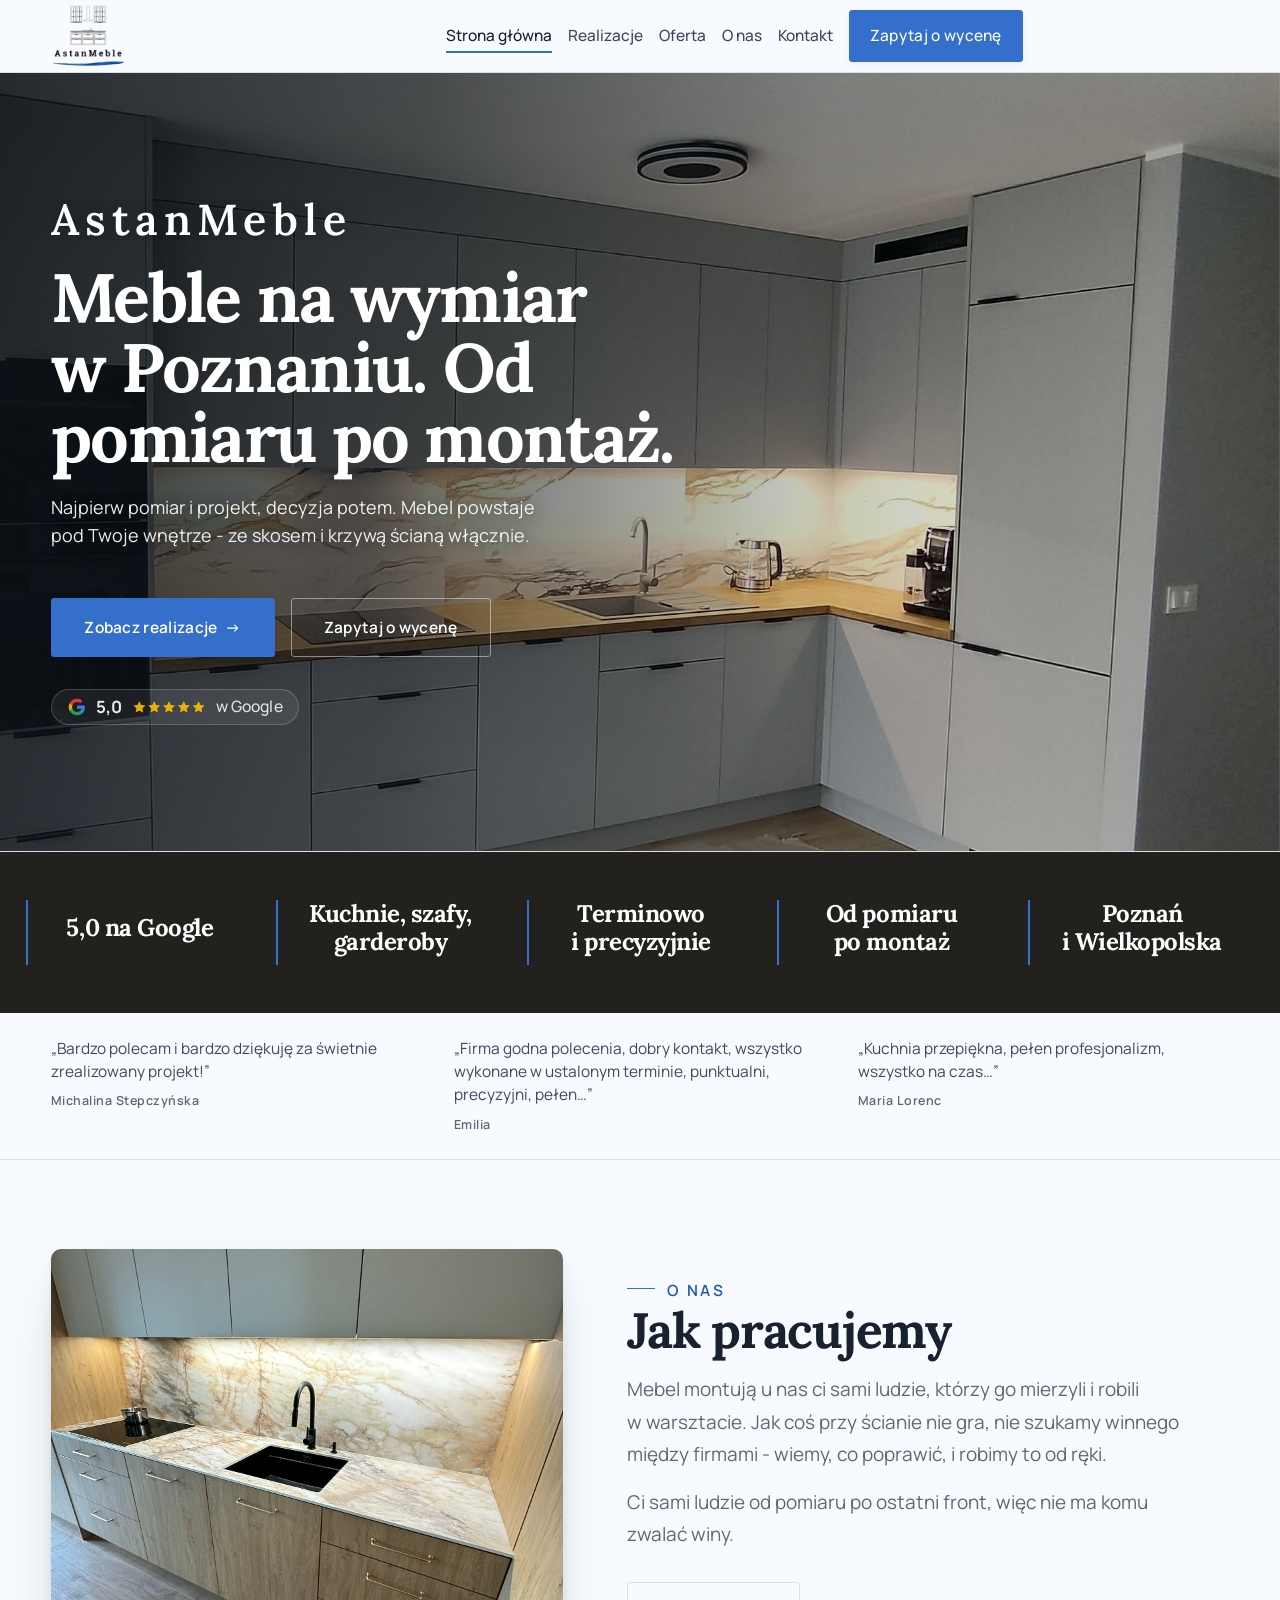
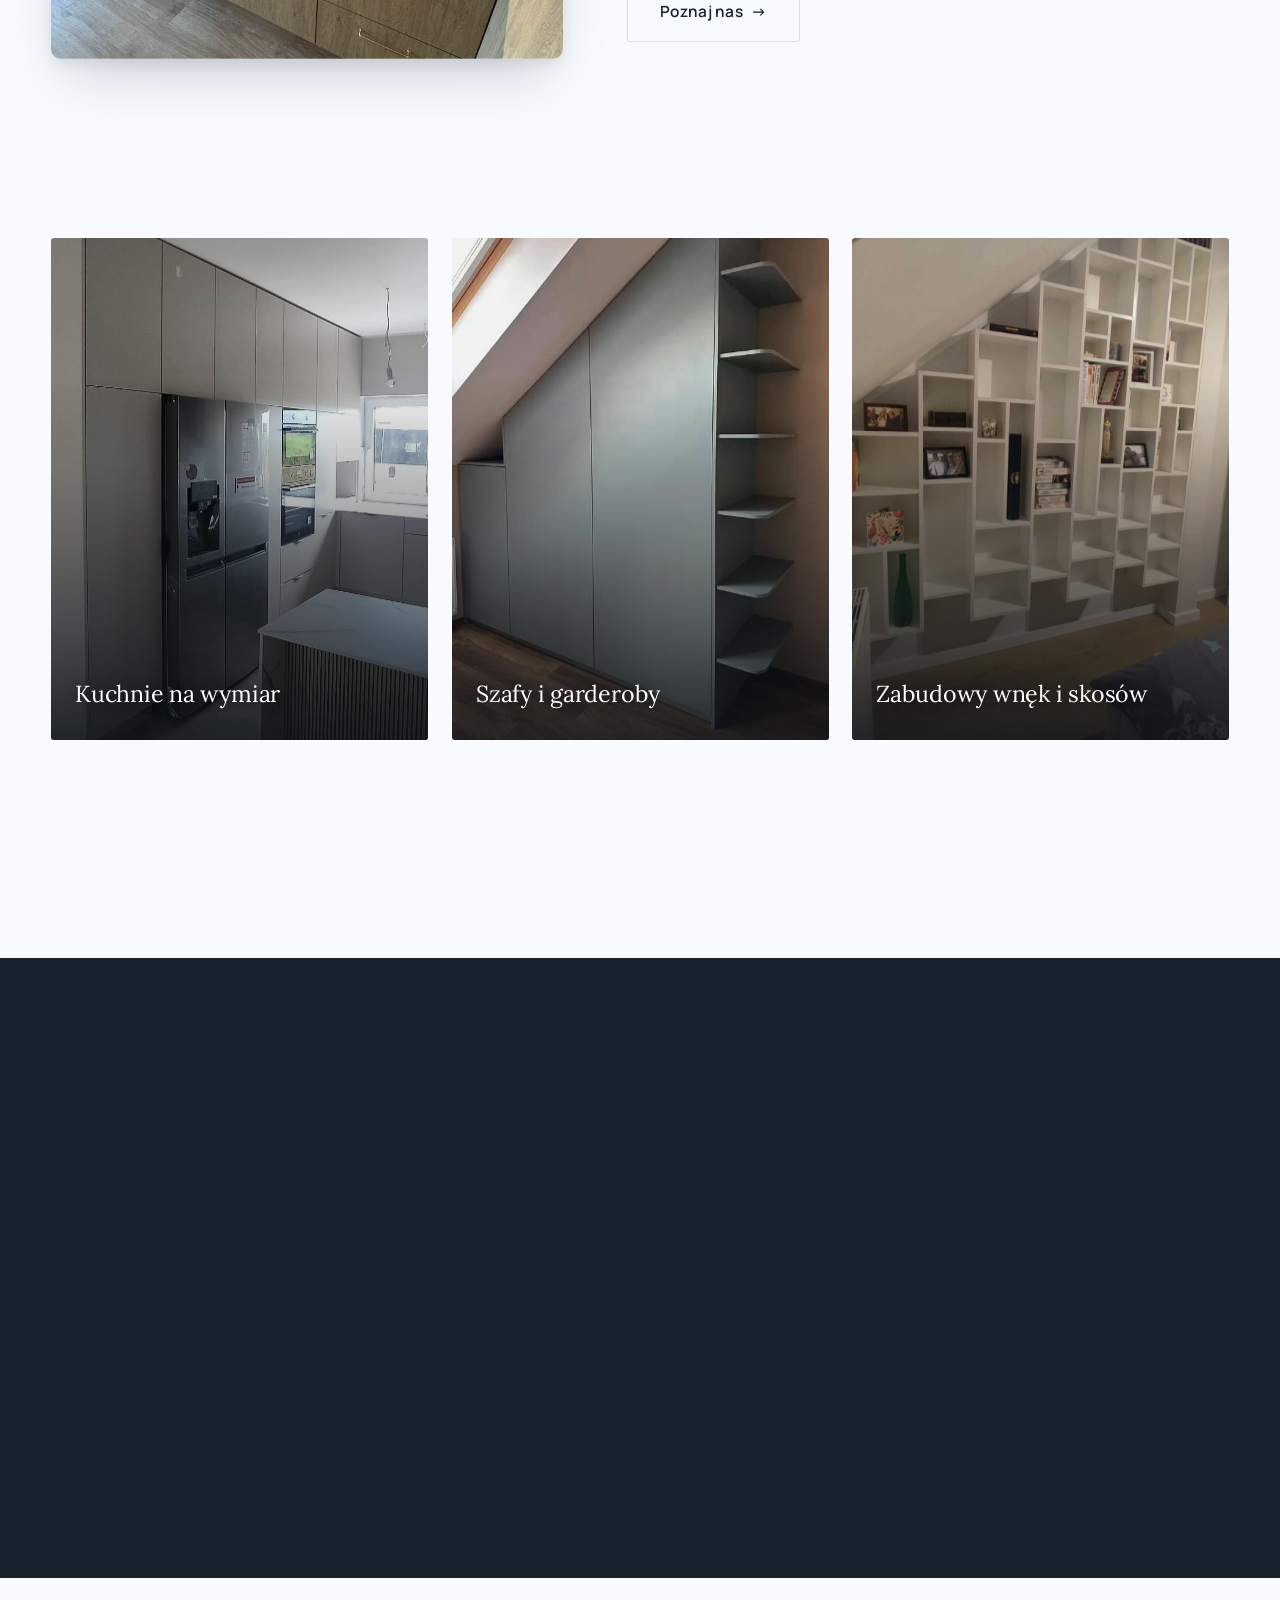
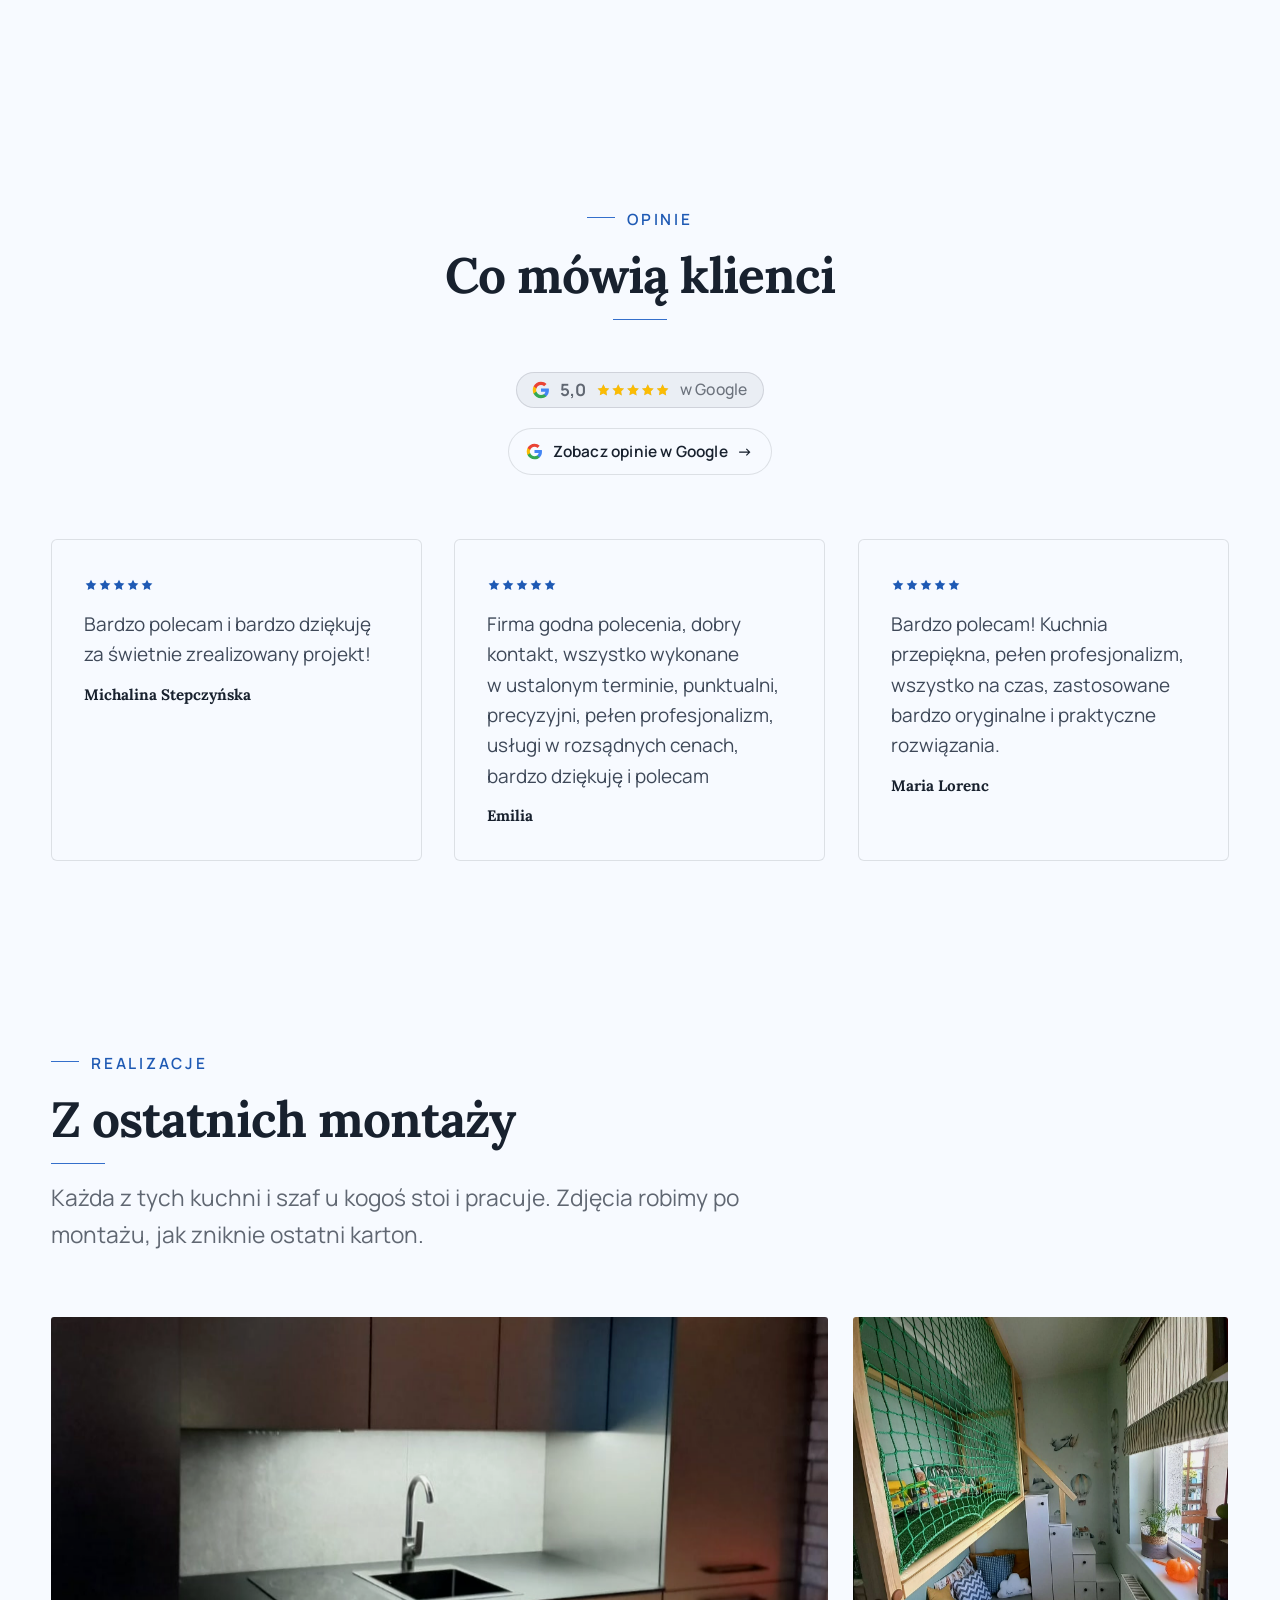
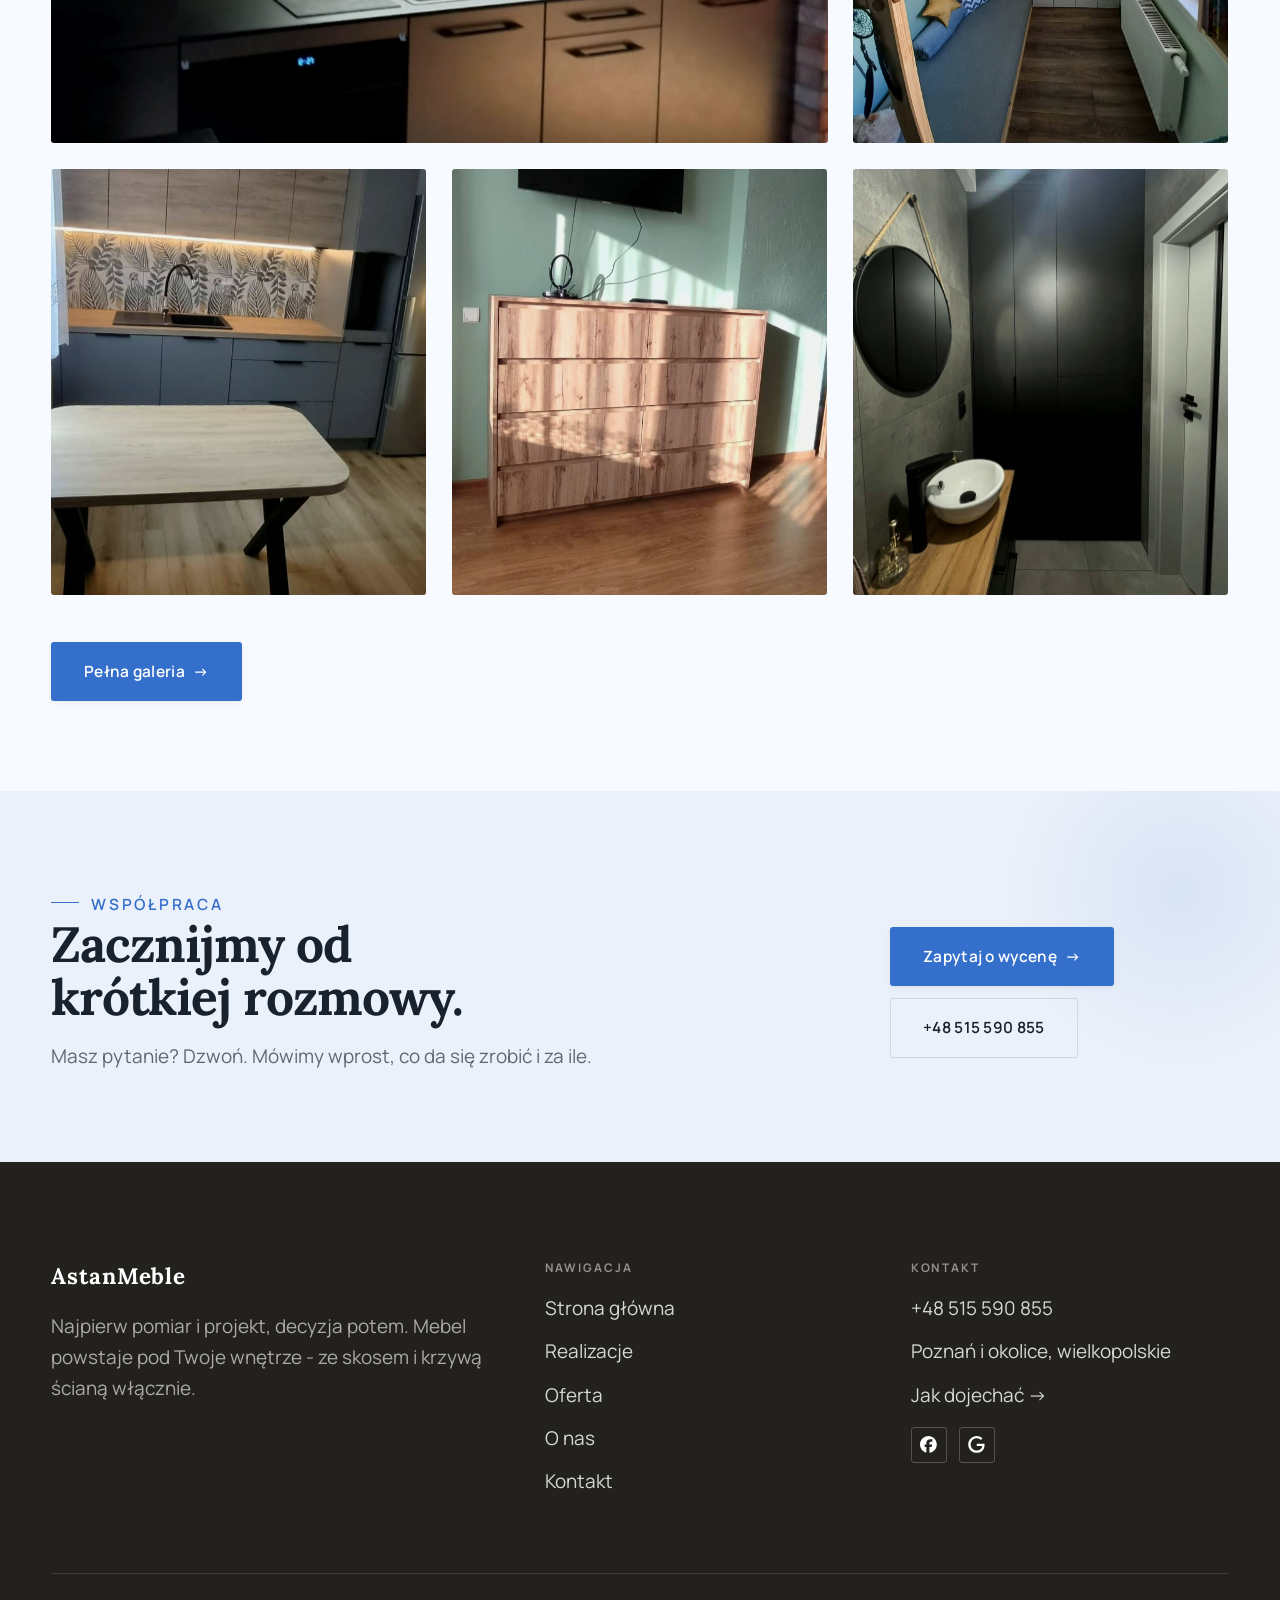
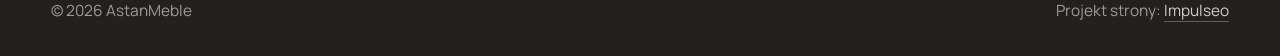
<file: index.html>
<!DOCTYPE html>
<html lang="pl">
<head>
<meta charset="UTF-8">
<meta name="viewport" content="width=device-width, initial-scale=1.0">
<title>AstanMeble - stolarstwo i meble na wymiar</title>
<meta name="description" content="Meble na wymiar w Poznaniu: kuchnie, szafy i zabudowy pod Twoje wnętrze. Bezpłatny pomiar i projekt, jedna cena, montaż z gwarancją. Zadzwoń: +48 515 590 855.">
<link rel="canonical" href="https://impulseo-pl.github.io/astanmeble/">
<meta name="robots" content="noindex, nofollow">
<meta property="og:type" content="website">
<meta property="og:locale" content="pl_PL">
<meta property="og:site_name" content="AstanMeble">
<meta property="og:title" content="AstanMeble - stolarstwo i meble na wymiar">
<meta property="og:description" content="Meble na wymiar w Poznaniu: kuchnie, szafy i zabudowy pod Twoje wnętrze. Bezpłatny pomiar i projekt, jedna cena, montaż z gwarancją. Zadzwoń: +48 515 590 855.">
<meta property="og:url" content="https://impulseo-pl.github.io/astanmeble/">
<meta property="og:image" content="https://impulseo-pl.github.io/astanmeble/img/og.jpg">
<meta property="og:image:width" content="1200">
<meta property="og:image:height" content="630">
<meta name="twitter:card" content="summary_large_image">
<script type="application/ld+json">{"@context": "https://schema.org", "@type": "HomeAndConstructionBusiness", "name": "AstanMeble", "url": "https://impulseo-pl.github.io/astanmeble/", "telephone": "+48515590855", "image": "https://impulseo-pl.github.io/astanmeble/img/og.jpg", "areaServed": "Poznań", "sameAs": ["https://www.facebook.com/AstanMeble/", "https://www.google.com/maps?cid=129836308673528417"]}</script>
<link rel="preconnect" href="https://fonts.googleapis.com">
<link rel="preconnect" href="https://fonts.gstatic.com" crossorigin>
<link href="https://fonts.googleapis.com/css2?family=Lora:wght@500;600;700&family=Manrope:wght@400;500;600&display=swap" rel="stylesheet">
<link rel="stylesheet" href="assets/styles.css?v=002aae31">
</head>
<body>

<header class="nav">
  <div class="wrap nav-inner">
    <a class="brand brand-has-logo" href="index.html"><img class="brand-logo" src="img/logo.png" alt="AstanMeble" width="364" height="310" decoding="async"></a>
    <nav class="nav-links">
      <a href="index.html" class="active" aria-current="page">Strona główna</a>
      <a href="realizacje.html">Realizacje</a>
      <a href="oferta.html">Oferta</a>
      <a href="o-nas.html">O nas</a>
      <a href="kontakt.html">Kontakt</a>
      <a href="kontakt.html" class="btn btn-accent">Zapytaj o wycenę</a>
    </nav>
    <button class="nav-toggle" aria-label="Menu"><span></span><span></span><span></span></button>
  </div>
</header>

<main>
<section class="hero-cine">
  <img src="img/hero.jpg" fetchpriority="high" alt="AstanMeble - Meble na wymiar w Poznaniu. Od pomiaru po montaż. " width="2530" height="1100">
  <div class="wrap">
    <div class="hero-copy">
      <div class="brandmark bm-l"><span class="bm-line"><span>AstanMeble</span></span></div>
      <h1>Meble na wymiar w Poznaniu. Od pomiaru po montaż. </h1>
      <p class="lead">Najpierw pomiar i projekt, decyzja potem. Mebel powstaje pod Twoje wnętrze - ze skosem i krzywą ścianą włącznie.</p>
      <div class="hero-actions">
        <a href="realizacje.html" class="btn btn-accent">Zobacz realizacje <span class="arr">→</span></a>
        <a href="kontakt.html" class="btn btn-ghost btn-on-dark">Zapytaj o wycenę</a>
      </div>
      <div style="margin-top:var(--space-6);color:#fff;font-weight:600;letter-spacing:.02em;opacity:.92"><span class="g-badge"><svg class="gb-ico" viewBox="0 0 24 24" width="18" height="18" aria-hidden="true"><path fill="#4285F4" d="M22.56 12.25c0-.78-.07-1.53-.2-2.25H12v4.26h5.92c-.26 1.37-1.04 2.53-2.21 3.31v2.77h3.57c2.08-1.92 3.28-4.74 3.28-8.09z"/><path fill="#34A853" d="M12 23c2.97 0 5.46-.98 7.28-2.66l-3.57-2.77c-.98.66-2.23 1.06-3.71 1.06-2.86 0-5.29-1.93-6.16-4.53H2.18v2.84C3.99 20.53 7.7 23 12 23z"/><path fill="#FBBC05" d="M5.84 14.09c-.22-.66-.35-1.36-.35-2.09s.13-1.43.35-2.09V7.07H2.18C1.43 8.55 1 10.22 1 12s.43 3.45 1.18 4.93l2.85-2.22.81-.62z"/><path fill="#EA4335" d="M12 5.38c1.62 0 3.06.56 4.21 1.64l3.15-3.15C17.45 2.09 14.97 1 12 1 7.7 1 3.99 3.47 2.18 7.07l3.66 2.84c.87-2.6 3.3-4.53 6.16-4.53z"/></svg><b class="gb-ocena">5,0</b><svg class="gb-stars" viewBox="0 0 90 18" width="74" height="14.8" aria-hidden="true"><g fill="currentColor" opacity=".26"><path transform="translate(0,0)" d="M9 1.6l2.2 4.46 4.92.72-3.56 3.47.84 4.9L9 12.74l-4.4 2.31.84-4.9L1.88 6.68l4.92-.72L9 1.6Z"/><path transform="translate(18,0)" d="M9 1.6l2.2 4.46 4.92.72-3.56 3.47.84 4.9L9 12.74l-4.4 2.31.84-4.9L1.88 6.68l4.92-.72L9 1.6Z"/><path transform="translate(36,0)" d="M9 1.6l2.2 4.46 4.92.72-3.56 3.47.84 4.9L9 12.74l-4.4 2.31.84-4.9L1.88 6.68l4.92-.72L9 1.6Z"/><path transform="translate(54,0)" d="M9 1.6l2.2 4.46 4.92.72-3.56 3.47.84 4.9L9 12.74l-4.4 2.31.84-4.9L1.88 6.68l4.92-.72L9 1.6Z"/><path transform="translate(72,0)" d="M9 1.6l2.2 4.46 4.92.72-3.56 3.47.84 4.9L9 12.74l-4.4 2.31.84-4.9L1.88 6.68l4.92-.72L9 1.6Z"/></g><clipPath id="gs1000"><rect x="0" y="0" width="90.0" height="18"/></clipPath><g fill="#FBBC04" clip-path="url(#gs1000)"><path transform="translate(0,0)" d="M9 1.6l2.2 4.46 4.92.72-3.56 3.47.84 4.9L9 12.74l-4.4 2.31.84-4.9L1.88 6.68l4.92-.72L9 1.6Z"/><path transform="translate(18,0)" d="M9 1.6l2.2 4.46 4.92.72-3.56 3.47.84 4.9L9 12.74l-4.4 2.31.84-4.9L1.88 6.68l4.92-.72L9 1.6Z"/><path transform="translate(36,0)" d="M9 1.6l2.2 4.46 4.92.72-3.56 3.47.84 4.9L9 12.74l-4.4 2.31.84-4.9L1.88 6.68l4.92-.72L9 1.6Z"/><path transform="translate(54,0)" d="M9 1.6l2.2 4.46 4.92.72-3.56 3.47.84 4.9L9 12.74l-4.4 2.31.84-4.9L1.88 6.68l4.92-.72L9 1.6Z"/><path transform="translate(72,0)" d="M9 1.6l2.2 4.46 4.92.72-3.56 3.47.84 4.9L9 12.74l-4.4 2.31.84-4.9L1.88 6.68l4.92-.72L9 1.6Z"/></g></svg><span class="gb-txt">w Google</span></span></div>
    </div>
  </div>
</section>
<section class="strip n-5" style="padding-block:0">
  <div class="wrap">
    <div class="item reveal"><div class="k">5,0 na Google</div><div class="v"></div></div>
    <div class="item reveal"><div class="k">Kuchnie, szafy, garderoby</div><div class="v"></div></div>
    <div class="item reveal"><div class="k">Terminowo i precyzyjnie</div><div class="v"></div></div>
    <div class="item reveal"><div class="k">Od pomiaru po montaż</div><div class="v"></div></div>
    <div class="item reveal"><div class="k">Poznań i Wielkopolska</div><div class="v"></div></div>
  </div>
</section>
<section class="opinie-mini" aria-label="Opinie klientów">
  <div class="wrap">
    <div class="om-row">
      <div class="om-item reveal"><blockquote>„Bardzo polecam i bardzo dziękuję za świetnie zrealizowany projekt!”</blockquote><span class="om-autor">Michalina Stepczyńska</span></div>
      <div class="om-item reveal"><blockquote>„Firma godna polecenia, dobry kontakt, wszystko wykonane w ustalonym terminie, punktualni, precyzyjni, pełen…”</blockquote><span class="om-autor">Emilia</span></div>
      <div class="om-item reveal"><blockquote>„Kuchnia przepiękna, pełen profesjonalizm, wszystko na czas…”</blockquote><span class="om-autor">Maria Lorenc</span></div>
    </div>
  </div>
</section>
<section>
  <div class="wrap split">
    <div class="split-art reveal"><img src="img/about.jpg" alt="AstanMeble - realizacja" loading="lazy" width="1536" height="2048" decoding="async"></div>
    <div class="split-copy reveal">
      <span class="eyebrow">O nas</span>
      <h2>Jak pracujemy</h2>
      <p class="muted">Mebel montują u nas ci sami ludzie, którzy go mierzyli i robili w warsztacie. Jak coś przy ścianie nie gra, nie szukamy winnego między firmami - wiemy, co poprawić, i robimy to od ręki.</p>
      <p class="muted">Ci sami ludzie od pomiaru po ostatni front, więc nie ma komu zwalać winy.</p>
      <a href="o-nas.html" class="btn btn-ghost">Poznaj nas <span class="arr">→</span></a>
    </div>
  </div>
</section>
<section class="gateways-band">
  <div class="wrap">
    <div class="gateways">
      <a href="oferta.html" class="gateway reveal"><img src="img/g7.jpg" alt="Kuchnie na wymiar" loading="lazy" width="921" height="1080" decoding="async"><span class="g-ttl">Kuchnie na wymiar</span></a>
      <a href="oferta.html" class="gateway reveal"><img src="img/g4.jpg" alt="Szafy i garderoby" loading="lazy" width="720" height="955" decoding="async"><span class="g-ttl">Szafy i garderoby</span></a>
      <a href="oferta.html" class="gateway reveal"><img src="img/g3.jpg" alt="Zabudowy wnęk i skosów" loading="lazy" width="1134" height="1556" decoding="async"><span class="g-ttl">Zabudowy wnęk i skosów</span></a>
    </div>
  </div>
</section>
<section class="stopklatka" aria-hidden="true">
  <div class="stk-bg" style="background-image:url(img/stopklatka.jpg)"></div>
</section>
<section class="opinie">
  <div class="wrap">
    <div class="head center reveal">
      <span class="eyebrow">Opinie</span>
      <h2>Co mówią klienci</h2>
    </div>
    <p class="op-meta reveal"><span class="g-badge"><svg class="gb-ico" viewBox="0 0 24 24" width="18" height="18" aria-hidden="true"><path fill="#4285F4" d="M22.56 12.25c0-.78-.07-1.53-.2-2.25H12v4.26h5.92c-.26 1.37-1.04 2.53-2.21 3.31v2.77h3.57c2.08-1.92 3.28-4.74 3.28-8.09z"/><path fill="#34A853" d="M12 23c2.97 0 5.46-.98 7.28-2.66l-3.57-2.77c-.98.66-2.23 1.06-3.71 1.06-2.86 0-5.29-1.93-6.16-4.53H2.18v2.84C3.99 20.53 7.7 23 12 23z"/><path fill="#FBBC05" d="M5.84 14.09c-.22-.66-.35-1.36-.35-2.09s.13-1.43.35-2.09V7.07H2.18C1.43 8.55 1 10.22 1 12s.43 3.45 1.18 4.93l2.85-2.22.81-.62z"/><path fill="#EA4335" d="M12 5.38c1.62 0 3.06.56 4.21 1.64l3.15-3.15C17.45 2.09 14.97 1 12 1 7.7 1 3.99 3.47 2.18 7.07l3.66 2.84c.87-2.6 3.3-4.53 6.16-4.53z"/></svg><b class="gb-ocena">5,0</b><svg class="gb-stars" viewBox="0 0 90 18" width="74" height="14.8" aria-hidden="true"><g fill="currentColor" opacity=".26"><path transform="translate(0,0)" d="M9 1.6l2.2 4.46 4.92.72-3.56 3.47.84 4.9L9 12.74l-4.4 2.31.84-4.9L1.88 6.68l4.92-.72L9 1.6Z"/><path transform="translate(18,0)" d="M9 1.6l2.2 4.46 4.92.72-3.56 3.47.84 4.9L9 12.74l-4.4 2.31.84-4.9L1.88 6.68l4.92-.72L9 1.6Z"/><path transform="translate(36,0)" d="M9 1.6l2.2 4.46 4.92.72-3.56 3.47.84 4.9L9 12.74l-4.4 2.31.84-4.9L1.88 6.68l4.92-.72L9 1.6Z"/><path transform="translate(54,0)" d="M9 1.6l2.2 4.46 4.92.72-3.56 3.47.84 4.9L9 12.74l-4.4 2.31.84-4.9L1.88 6.68l4.92-.72L9 1.6Z"/><path transform="translate(72,0)" d="M9 1.6l2.2 4.46 4.92.72-3.56 3.47.84 4.9L9 12.74l-4.4 2.31.84-4.9L1.88 6.68l4.92-.72L9 1.6Z"/></g><clipPath id="gs1000"><rect x="0" y="0" width="90.0" height="18"/></clipPath><g fill="#FBBC04" clip-path="url(#gs1000)"><path transform="translate(0,0)" d="M9 1.6l2.2 4.46 4.92.72-3.56 3.47.84 4.9L9 12.74l-4.4 2.31.84-4.9L1.88 6.68l4.92-.72L9 1.6Z"/><path transform="translate(18,0)" d="M9 1.6l2.2 4.46 4.92.72-3.56 3.47.84 4.9L9 12.74l-4.4 2.31.84-4.9L1.88 6.68l4.92-.72L9 1.6Z"/><path transform="translate(36,0)" d="M9 1.6l2.2 4.46 4.92.72-3.56 3.47.84 4.9L9 12.74l-4.4 2.31.84-4.9L1.88 6.68l4.92-.72L9 1.6Z"/><path transform="translate(54,0)" d="M9 1.6l2.2 4.46 4.92.72-3.56 3.47.84 4.9L9 12.74l-4.4 2.31.84-4.9L1.88 6.68l4.92-.72L9 1.6Z"/><path transform="translate(72,0)" d="M9 1.6l2.2 4.46 4.92.72-3.56 3.47.84 4.9L9 12.74l-4.4 2.31.84-4.9L1.88 6.68l4.92-.72L9 1.6Z"/></g></svg><span class="gb-txt">w Google</span></span></p>
    <p class="op-meta reveal"><a class="op-google" href="https://www.google.com/maps?cid=129836308673528417" target="_blank" rel="noopener"><svg class="op-g-ico" viewBox="0 0 24 24" width="17" height="17" aria-hidden="true"><path fill="#4285F4" d="M22.56 12.25c0-.78-.07-1.53-.2-2.25H12v4.26h5.92c-.26 1.37-1.04 2.53-2.21 3.31v2.77h3.57c2.08-1.92 3.28-4.74 3.28-8.09z"/><path fill="#34A853" d="M12 23c2.97 0 5.46-.98 7.28-2.66l-3.57-2.77c-.98.66-2.23 1.06-3.71 1.06-2.86 0-5.29-1.93-6.16-4.53H2.18v2.84C3.99 20.53 7.7 23 12 23z"/><path fill="#FBBC05" d="M5.84 14.09c-.22-.66-.35-1.36-.35-2.09s.13-1.43.35-2.09V7.07H2.18C1.43 8.55 1 10.22 1 12s.43 3.45 1.18 4.93l2.85-2.22.81-.62z"/><path fill="#EA4335" d="M12 5.38c1.62 0 3.06.56 4.21 1.64l3.15-3.15C17.45 2.09 14.97 1 12 1 7.7 1 3.99 3.47 2.18 7.07l3.66 2.84c.87-2.6 3.3-4.53 6.16-4.53z"/></svg><span>Zobacz opinie w Google</span><span class="arr">→</span></a></p>
    <div class="opinie-grid">
      <figure class="op-card reveal"><span class="op-star"><svg class="ico-star" width="14" height="14" viewBox="0 0 24 24" style="vertical-align:-2px" aria-hidden="true"><path d="M12 2.8l2.85 5.8 6.4.93-4.63 4.5 1.1 6.37L12 17.4l-5.72 3 1.1-6.37-4.63-4.5 6.4-.93L12 2.8Z" fill="currentColor"/></svg><svg class="ico-star" width="14" height="14" viewBox="0 0 24 24" style="vertical-align:-2px" aria-hidden="true"><path d="M12 2.8l2.85 5.8 6.4.93-4.63 4.5 1.1 6.37L12 17.4l-5.72 3 1.1-6.37-4.63-4.5 6.4-.93L12 2.8Z" fill="currentColor"/></svg><svg class="ico-star" width="14" height="14" viewBox="0 0 24 24" style="vertical-align:-2px" aria-hidden="true"><path d="M12 2.8l2.85 5.8 6.4.93-4.63 4.5 1.1 6.37L12 17.4l-5.72 3 1.1-6.37-4.63-4.5 6.4-.93L12 2.8Z" fill="currentColor"/></svg><svg class="ico-star" width="14" height="14" viewBox="0 0 24 24" style="vertical-align:-2px" aria-hidden="true"><path d="M12 2.8l2.85 5.8 6.4.93-4.63 4.5 1.1 6.37L12 17.4l-5.72 3 1.1-6.37-4.63-4.5 6.4-.93L12 2.8Z" fill="currentColor"/></svg><svg class="ico-star" width="14" height="14" viewBox="0 0 24 24" style="vertical-align:-2px" aria-hidden="true"><path d="M12 2.8l2.85 5.8 6.4.93-4.63 4.5 1.1 6.37L12 17.4l-5.72 3 1.1-6.37-4.63-4.5 6.4-.93L12 2.8Z" fill="currentColor"/></svg></span><blockquote>Bardzo polecam i bardzo dziękuję za świetnie zrealizowany projekt!</blockquote><span class="op-autor">Michalina Stepczyńska</span></figure>
      <figure class="op-card reveal"><span class="op-star"><svg class="ico-star" width="14" height="14" viewBox="0 0 24 24" style="vertical-align:-2px" aria-hidden="true"><path d="M12 2.8l2.85 5.8 6.4.93-4.63 4.5 1.1 6.37L12 17.4l-5.72 3 1.1-6.37-4.63-4.5 6.4-.93L12 2.8Z" fill="currentColor"/></svg><svg class="ico-star" width="14" height="14" viewBox="0 0 24 24" style="vertical-align:-2px" aria-hidden="true"><path d="M12 2.8l2.85 5.8 6.4.93-4.63 4.5 1.1 6.37L12 17.4l-5.72 3 1.1-6.37-4.63-4.5 6.4-.93L12 2.8Z" fill="currentColor"/></svg><svg class="ico-star" width="14" height="14" viewBox="0 0 24 24" style="vertical-align:-2px" aria-hidden="true"><path d="M12 2.8l2.85 5.8 6.4.93-4.63 4.5 1.1 6.37L12 17.4l-5.72 3 1.1-6.37-4.63-4.5 6.4-.93L12 2.8Z" fill="currentColor"/></svg><svg class="ico-star" width="14" height="14" viewBox="0 0 24 24" style="vertical-align:-2px" aria-hidden="true"><path d="M12 2.8l2.85 5.8 6.4.93-4.63 4.5 1.1 6.37L12 17.4l-5.72 3 1.1-6.37-4.63-4.5 6.4-.93L12 2.8Z" fill="currentColor"/></svg><svg class="ico-star" width="14" height="14" viewBox="0 0 24 24" style="vertical-align:-2px" aria-hidden="true"><path d="M12 2.8l2.85 5.8 6.4.93-4.63 4.5 1.1 6.37L12 17.4l-5.72 3 1.1-6.37-4.63-4.5 6.4-.93L12 2.8Z" fill="currentColor"/></svg></span><blockquote>Firma godna polecenia, dobry kontakt, wszystko wykonane w ustalonym terminie, punktualni, precyzyjni, pełen profesjonalizm, usługi w rozsądnych cenach, bardzo dziękuję i polecam</blockquote><span class="op-autor">Emilia</span></figure>
      <figure class="op-card reveal"><span class="op-star"><svg class="ico-star" width="14" height="14" viewBox="0 0 24 24" style="vertical-align:-2px" aria-hidden="true"><path d="M12 2.8l2.85 5.8 6.4.93-4.63 4.5 1.1 6.37L12 17.4l-5.72 3 1.1-6.37-4.63-4.5 6.4-.93L12 2.8Z" fill="currentColor"/></svg><svg class="ico-star" width="14" height="14" viewBox="0 0 24 24" style="vertical-align:-2px" aria-hidden="true"><path d="M12 2.8l2.85 5.8 6.4.93-4.63 4.5 1.1 6.37L12 17.4l-5.72 3 1.1-6.37-4.63-4.5 6.4-.93L12 2.8Z" fill="currentColor"/></svg><svg class="ico-star" width="14" height="14" viewBox="0 0 24 24" style="vertical-align:-2px" aria-hidden="true"><path d="M12 2.8l2.85 5.8 6.4.93-4.63 4.5 1.1 6.37L12 17.4l-5.72 3 1.1-6.37-4.63-4.5 6.4-.93L12 2.8Z" fill="currentColor"/></svg><svg class="ico-star" width="14" height="14" viewBox="0 0 24 24" style="vertical-align:-2px" aria-hidden="true"><path d="M12 2.8l2.85 5.8 6.4.93-4.63 4.5 1.1 6.37L12 17.4l-5.72 3 1.1-6.37-4.63-4.5 6.4-.93L12 2.8Z" fill="currentColor"/></svg><svg class="ico-star" width="14" height="14" viewBox="0 0 24 24" style="vertical-align:-2px" aria-hidden="true"><path d="M12 2.8l2.85 5.8 6.4.93-4.63 4.5 1.1 6.37L12 17.4l-5.72 3 1.1-6.37-4.63-4.5 6.4-.93L12 2.8Z" fill="currentColor"/></svg></span><blockquote>Bardzo polecam! Kuchnia przepiękna, pełen profesjonalizm, wszystko na czas, zastosowane bardzo oryginalne i praktyczne rozwiązania.</blockquote><span class="op-autor">Maria Lorenc</span></figure>
    </div>
  </div>
</section>
<section>
  <div class="wrap">
    <div class="head reveal">
      <span class="eyebrow">Realizacje</span>
      <h2>Z ostatnich montaży</h2>
      <p>Każda z tych kuchni i szaf u kogoś stoi i pracuje. Zdjęcia robimy po montażu, jak zniknie ostatni karton.</p>
    </div>
    <div class="gallery g-portret">
      <div class="tile t-two3 reveal"><img src="img/g1.jpg" alt="AstanMeble" loading="lazy" width="1098" height="1514" decoding="async"></div>
      <div class="tile t-third reveal"><img src="img/g2.jpg" alt="AstanMeble" loading="lazy" width="1200" height="1600" decoding="async"></div>
      <div class="tile t-third reveal"><img src="img/g6.jpg" alt="AstanMeble" loading="lazy" width="616" height="1566" decoding="async"></div>
      <div class="tile t-third reveal"><img src="img/g8.jpg" alt="AstanMeble" loading="lazy" width="674" height="1592" decoding="async"></div>
      <div class="tile t-third reveal"><img src="img/g5.jpg" alt="AstanMeble" loading="lazy" width="1536" height="2048" decoding="async"></div>
    </div>
    <div style="margin-top:var(--space-7)" class="reveal"><a href="realizacje.html" class="btn btn-accent">Pełna galeria <span class="arr">→</span></a></div>
  </div>
</section>
<section class="cta">
  <div class="wrap">
    <div class="reveal">
      <span class="eyebrow">Współpraca</span>
      <h2>Zacznijmy od krótkiej rozmowy.</h2>
      <p>Masz pytanie? Dzwoń. Mówimy wprost, co da się zrobić i za ile.</p>
    </div>
    <div class="cta-actions reveal">
      <a href="kontakt.html" class="btn btn-light">Zapytaj o wycenę <span class="arr">→</span></a>
      <a href="tel:+48515590855" class="btn btn-ghost btn-ghost-cta">+48 515 590 855</a>
    </div>
  </div>
</section>
</main>

<footer>
  <div class="wrap">
    <div class="foot-grid">
      <div class="foot-brand">
        <div class="name">AstanMeble</div>
        <p>Najpierw pomiar i projekt, decyzja potem. Mebel powstaje pod Twoje wnętrze - ze skosem i krzywą ścianą włącznie.</p>
      </div>
      <div class="foot-col">
        <h4>Nawigacja</h4>
        <a href="index.html">Strona główna</a>
        <a href="realizacje.html">Realizacje</a>
        <a href="oferta.html">Oferta</a>
        <a href="o-nas.html">O nas</a>
        <a href="kontakt.html">Kontakt</a>
      </div>
      <div class="foot-col">
        <h4>Kontakt</h4>
        <a href="tel:+48515590855">+48 515 590 855</a>
        <p>Poznań i okolice, wielkopolskie</p>
        <a href="https://www.google.com/maps?cid=129836308673528417" target="_blank" rel="noopener">Jak dojechać →</a>
      <div class="foot-soc">
        <a class="soc" href="https://www.facebook.com/AstanMeble/" target="_blank" rel="noopener" aria-label="Facebook - AstanMeble"><svg viewBox="0 0 24 24" aria-hidden="true" focusable="false"><path d="M9.101 23.691v-7.98H6.627v-3.667h2.474v-1.58c0-4.085 1.848-5.978 5.858-5.978.401 0 .955.042 1.468.103a8.68 8.68 0 0 1 1.141.195v3.325a8.623 8.623 0 0 0-.653-.036 26.805 26.805 0 0 0-.733-.009c-.707 0-1.259.096-1.675.309a1.686 1.686 0 0 0-.679.622c-.258.42-.374.995-.374 1.752v1.297h3.919l-.386 2.103-.287 1.564h-3.246v8.245C19.396 23.238 24 18.179 24 12.044c0-6.627-5.373-12-12-12s-12 5.373-12 12c0 5.628 3.874 10.35 9.101 11.647Z" fill="currentColor"/></svg></a>
        <a class="soc" href="https://www.google.com/maps?cid=129836308673528417" target="_blank" rel="noopener" aria-label="Google - AstanMeble"><svg viewBox="0 0 24 24" aria-hidden="true" focusable="false"><path d="M12.48 10.92v3.28h7.84c-.24 1.84-.853 3.187-1.787 4.133-1.147 1.147-2.933 2.4-6.053 2.4-4.827 0-8.6-3.893-8.6-8.72s3.773-8.72 8.6-8.72c2.6 0 4.507 1.027 5.907 2.347l2.307-2.307C18.747 1.44 16.133 0 12.48 0 5.867 0 .307 5.387.307 12s5.56 12 12.173 12c3.573 0 6.267-1.173 8.373-3.36 2.16-2.16 2.84-5.213 2.84-7.667 0-.76-.053-1.467-.173-2.053H12.48z" fill="currentColor"/></svg></a>
      </div>
      </div>
    </div>
    <div class="foot-bot">
      <span>© 2026 AstanMeble</span>
      <span>Projekt strony: <a class="foot-credit" href="https://impulseo.pl" target="_blank" rel="noopener">Impulseo</a></span>
    </div>
  </div>
</footer>
<div class="sticky-reserve"><a class="sr-book" href="kontakt.html">Zapytaj o wycenę</a><a class="sr-call" href="tel:+48515590855" aria-label="Zadzwoń"><svg class="ico-tel" width="16" height="16" viewBox="0 0 24 24" fill="none" aria-hidden="true"><path d="M6.6 10.8a15.5 15.5 0 0 0 6.6 6.6l2.2-2.2a1 1 0 0 1 1-.24 11.4 11.4 0 0 0 3.6.58 1 1 0 0 1 1 1V20a1 1 0 0 1-1 1A17 17 0 0 1 3 4a1 1 0 0 1 1-1h3.5a1 1 0 0 1 1 1c0 1.25.2 2.46.58 3.6a1 1 0 0 1-.25 1l-2.23 2.2Z" fill="currentColor"/></svg></a></div>
<div class="demo-wazne" data-do="2026-10-06" data-cykl="3" hidden><svg class="dw-ico" width="13" height="13" viewBox="0 0 24 24" fill="none" aria-hidden="true"><circle cx="12" cy="12" r="8.6" stroke="currentColor" stroke-width="1.8"/><path d="M12 7.2V12l3.3 2" stroke="currentColor" stroke-width="1.8" stroke-linecap="round"/></svg><span class="dw-txt"></span></div>

<script src="assets/main.js"></script>
</body>
</html>
</file>
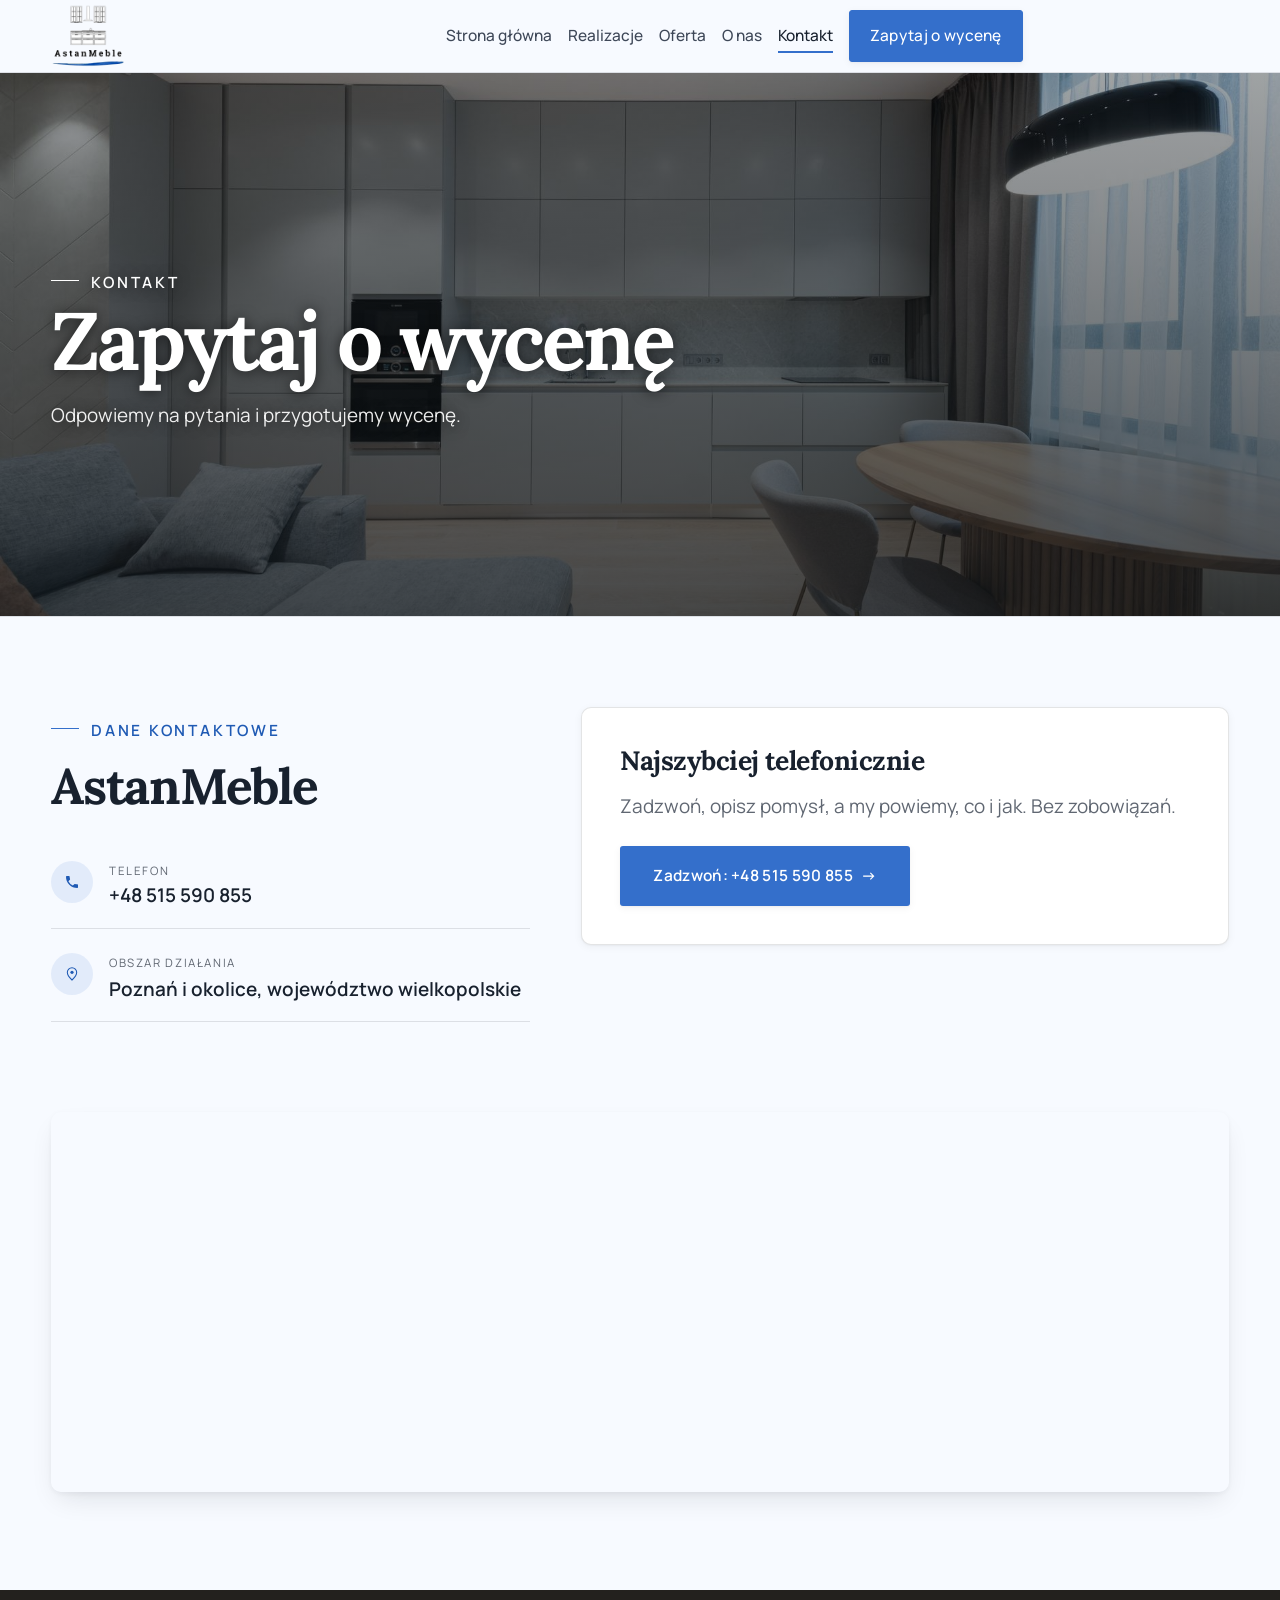
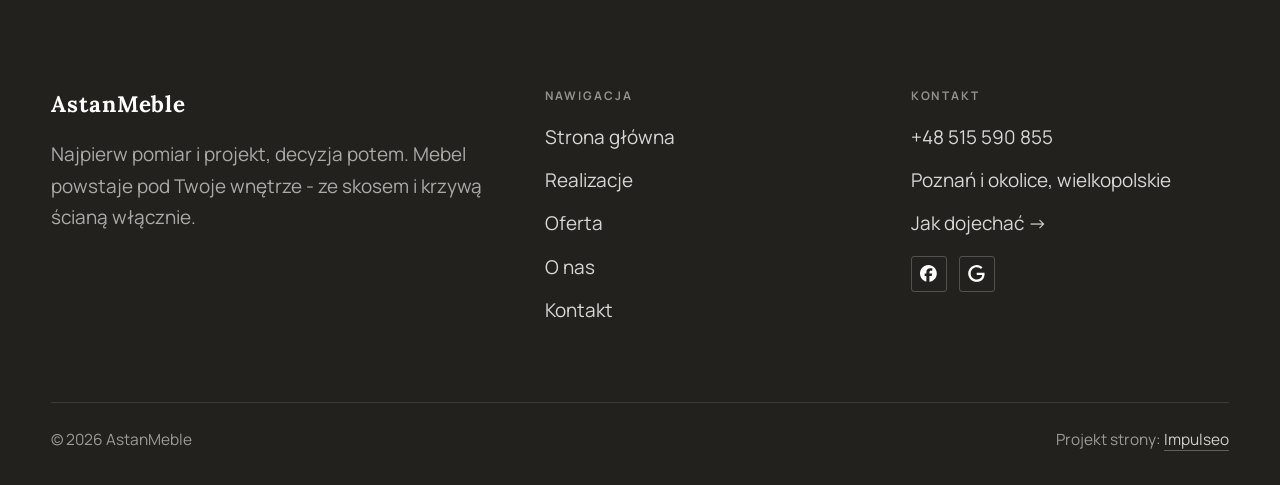
<file: kontakt.html>
<!DOCTYPE html>
<html lang="pl">
<head>
<meta charset="UTF-8">
<meta name="viewport" content="width=device-width, initial-scale=1.0">
<title>Kontakt - AstanMeble</title>
<meta name="description" content="Kontakt AstanMeble - Poznań, wielkopolskie">
<link rel="canonical" href="https://impulseo-pl.github.io/astanmeble/kontakt.html">
<meta name="robots" content="noindex, nofollow">
<meta property="og:type" content="website">
<meta property="og:locale" content="pl_PL">
<meta property="og:site_name" content="AstanMeble">
<meta property="og:title" content="Kontakt - AstanMeble">
<meta property="og:description" content="Kontakt AstanMeble - Poznań, wielkopolskie">
<meta property="og:url" content="https://impulseo-pl.github.io/astanmeble/kontakt.html">
<meta property="og:image" content="https://impulseo-pl.github.io/astanmeble/img/og.jpg">
<meta property="og:image:width" content="1200">
<meta property="og:image:height" content="630">
<meta name="twitter:card" content="summary_large_image">
<link rel="preconnect" href="https://fonts.googleapis.com">
<link rel="preconnect" href="https://fonts.gstatic.com" crossorigin>
<link href="https://fonts.googleapis.com/css2?family=Lora:wght@500;600;700&family=Manrope:wght@400;500;600&display=swap" rel="stylesheet">
<link rel="stylesheet" href="assets/styles.css?v=002aae31">
</head>
<body>

<header class="nav">
  <div class="wrap nav-inner">
    <a class="brand brand-has-logo" href="index.html"><img class="brand-logo" src="img/logo.png" alt="AstanMeble" width="364" height="310" decoding="async"></a>
    <nav class="nav-links">
      <a href="index.html">Strona główna</a>
      <a href="realizacje.html">Realizacje</a>
      <a href="oferta.html">Oferta</a>
      <a href="o-nas.html">O nas</a>
      <a href="kontakt.html" class="active" aria-current="page">Kontakt</a>
      <a href="kontakt.html" class="btn btn-accent">Zapytaj o wycenę</a>
    </nav>
    <button class="nav-toggle" aria-label="Menu"><span></span><span></span><span></span></button>
  </div>
</header>

<main>
<section class="pagehead">
  <img src="img/ph-kontakt.jpg" alt="AstanMeble - Zapytaj o wycenę" width="1880" height="1255" decoding="async">
  <div class="wrap">
    <span class="eyebrow">Kontakt</span>
    <h1>Zapytaj o wycenę</h1>
    <p>Odpowiemy na pytania i przygotujemy wycenę.</p>
  </div>
</section>
<section>
  <div class="wrap contact-grid">
    <div class="reveal">
      <span class="eyebrow">Dane kontaktowe</span>
      <h2 style="margin:var(--space-4) 0 var(--space-6)">AstanMeble</h2>
      <div class="info-list">
        <div class="info-row"><div class="ic"><svg class="ico-tel" width="16" height="16" viewBox="0 0 24 24" fill="none" aria-hidden="true"><path d="M6.6 10.8a15.5 15.5 0 0 0 6.6 6.6l2.2-2.2a1 1 0 0 1 1-.24 11.4 11.4 0 0 0 3.6.58 1 1 0 0 1 1 1V20a1 1 0 0 1-1 1A17 17 0 0 1 3 4a1 1 0 0 1 1-1h3.5a1 1 0 0 1 1 1c0 1.25.2 2.46.58 3.6a1 1 0 0 1-.25 1l-2.23 2.2Z" fill="currentColor"/></svg></div><div><div class="lbl">Telefon</div><a class="val" href="tel:+48515590855">+48 515 590 855</a></div></div>
        <div class="info-row"><div class="ic"><svg class="ico-pin" width="16" height="16" viewBox="0 0 24 24" fill="none" aria-hidden="true"><path d="M12 21s7-6.1 7-11.5A7 7 0 0 0 5 9.5C5 14.9 12 21 12 21Z" stroke="currentColor" stroke-width="1.6" fill="none"/><circle cx="12" cy="9.5" r="2.4" fill="currentColor"/></svg></div><div><div class="lbl">Obszar działania</div><div class="val">Poznań i okolice, województwo wielkopolskie</div></div></div>
      </div>
    </div>
    <div class="reveal">
      <div class="form">
        <h3 style="margin-bottom:var(--space-4)">Najszybciej telefonicznie</h3>
        <p class="muted" style="margin-bottom:var(--space-5)">Zadzwoń, opisz pomysł, a my powiemy, co i jak. Bez zobowiązań.</p>
        <a href="tel:+48515590855" class="btn btn-accent" style="justify-content:center">Zadzwoń: +48 515 590 855 <span class="arr">→</span></a>
      </div>
    </div>
  </div>
</section>
<section style="padding-top:0">
  <div class="wrap reveal">
    <iframe class="map" title="AstanMeble - lokalizacja" src="https://maps.google.com/maps?q=52.3797562%2C17.4406732&z=15&output=embed" loading="lazy" referrerpolicy="no-referrer-when-downgrade"></iframe>
  </div>
</section>
</main>

<footer>
  <div class="wrap">
    <div class="foot-grid">
      <div class="foot-brand">
        <div class="name">AstanMeble</div>
        <p>Najpierw pomiar i projekt, decyzja potem. Mebel powstaje pod Twoje wnętrze - ze skosem i krzywą ścianą włącznie.</p>
      </div>
      <div class="foot-col">
        <h4>Nawigacja</h4>
        <a href="index.html">Strona główna</a>
        <a href="realizacje.html">Realizacje</a>
        <a href="oferta.html">Oferta</a>
        <a href="o-nas.html">O nas</a>
        <a href="kontakt.html">Kontakt</a>
      </div>
      <div class="foot-col">
        <h4>Kontakt</h4>
        <a href="tel:+48515590855">+48 515 590 855</a>
        <p>Poznań i okolice, wielkopolskie</p>
        <a href="https://www.google.com/maps?cid=129836308673528417" target="_blank" rel="noopener">Jak dojechać →</a>
      <div class="foot-soc">
        <a class="soc" href="https://www.facebook.com/AstanMeble/" target="_blank" rel="noopener" aria-label="Facebook - AstanMeble"><svg viewBox="0 0 24 24" aria-hidden="true" focusable="false"><path d="M9.101 23.691v-7.98H6.627v-3.667h2.474v-1.58c0-4.085 1.848-5.978 5.858-5.978.401 0 .955.042 1.468.103a8.68 8.68 0 0 1 1.141.195v3.325a8.623 8.623 0 0 0-.653-.036 26.805 26.805 0 0 0-.733-.009c-.707 0-1.259.096-1.675.309a1.686 1.686 0 0 0-.679.622c-.258.42-.374.995-.374 1.752v1.297h3.919l-.386 2.103-.287 1.564h-3.246v8.245C19.396 23.238 24 18.179 24 12.044c0-6.627-5.373-12-12-12s-12 5.373-12 12c0 5.628 3.874 10.35 9.101 11.647Z" fill="currentColor"/></svg></a>
        <a class="soc" href="https://www.google.com/maps?cid=129836308673528417" target="_blank" rel="noopener" aria-label="Google - AstanMeble"><svg viewBox="0 0 24 24" aria-hidden="true" focusable="false"><path d="M12.48 10.92v3.28h7.84c-.24 1.84-.853 3.187-1.787 4.133-1.147 1.147-2.933 2.4-6.053 2.4-4.827 0-8.6-3.893-8.6-8.72s3.773-8.72 8.6-8.72c2.6 0 4.507 1.027 5.907 2.347l2.307-2.307C18.747 1.44 16.133 0 12.48 0 5.867 0 .307 5.387.307 12s5.56 12 12.173 12c3.573 0 6.267-1.173 8.373-3.36 2.16-2.16 2.84-5.213 2.84-7.667 0-.76-.053-1.467-.173-2.053H12.48z" fill="currentColor"/></svg></a>
      </div>
      </div>
    </div>
    <div class="foot-bot">
      <span>© 2026 AstanMeble</span>
      <span>Projekt strony: <a class="foot-credit" href="https://impulseo.pl" target="_blank" rel="noopener">Impulseo</a></span>
    </div>
  </div>
</footer>
<div class="sticky-reserve"><a class="sr-book" href="kontakt.html">Zapytaj o wycenę</a><a class="sr-call" href="tel:+48515590855" aria-label="Zadzwoń"><svg class="ico-tel" width="16" height="16" viewBox="0 0 24 24" fill="none" aria-hidden="true"><path d="M6.6 10.8a15.5 15.5 0 0 0 6.6 6.6l2.2-2.2a1 1 0 0 1 1-.24 11.4 11.4 0 0 0 3.6.58 1 1 0 0 1 1 1V20a1 1 0 0 1-1 1A17 17 0 0 1 3 4a1 1 0 0 1 1-1h3.5a1 1 0 0 1 1 1c0 1.25.2 2.46.58 3.6a1 1 0 0 1-.25 1l-2.23 2.2Z" fill="currentColor"/></svg></a></div>
<div class="demo-wazne" data-do="2026-10-06" data-cykl="3" hidden><svg class="dw-ico" width="13" height="13" viewBox="0 0 24 24" fill="none" aria-hidden="true"><circle cx="12" cy="12" r="8.6" stroke="currentColor" stroke-width="1.8"/><path d="M12 7.2V12l3.3 2" stroke="currentColor" stroke-width="1.8" stroke-linecap="round"/></svg><span class="dw-txt"></span></div>

<script src="assets/main.js"></script>
</body>
</html>
</file>
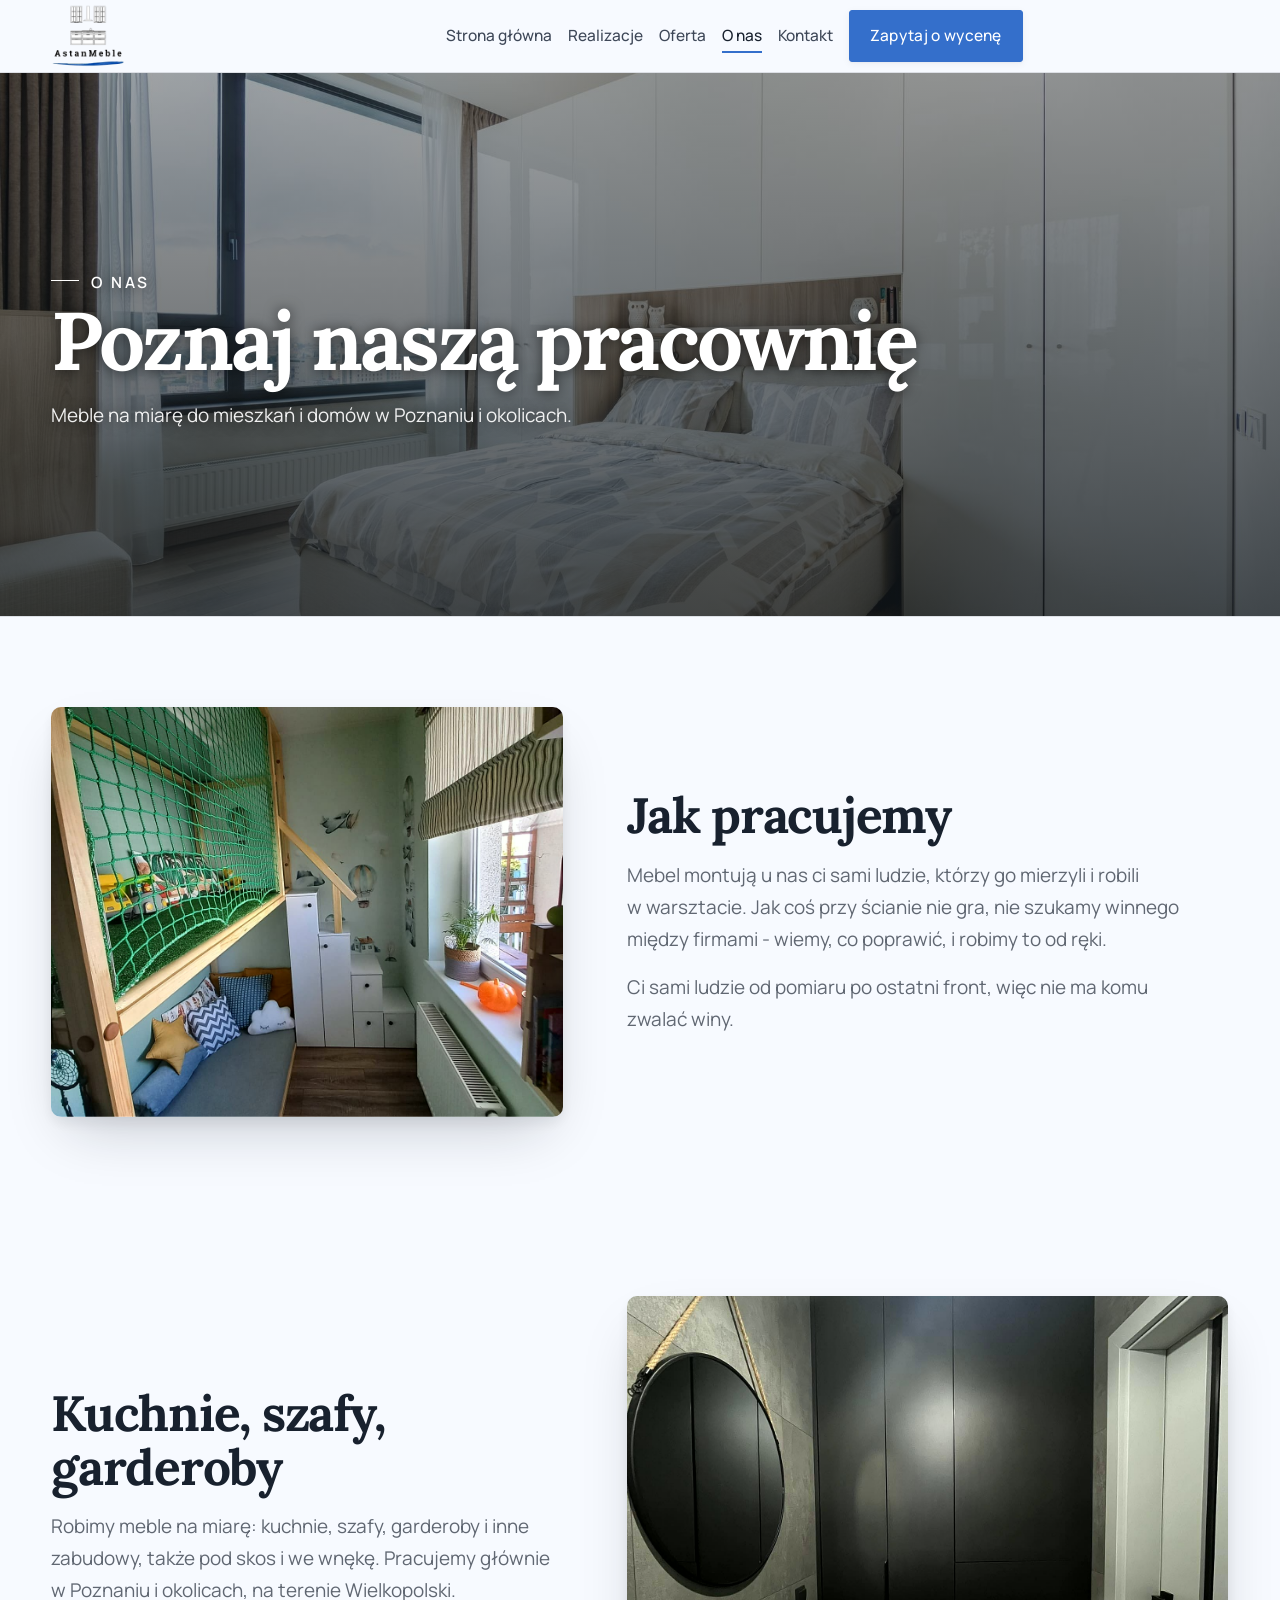
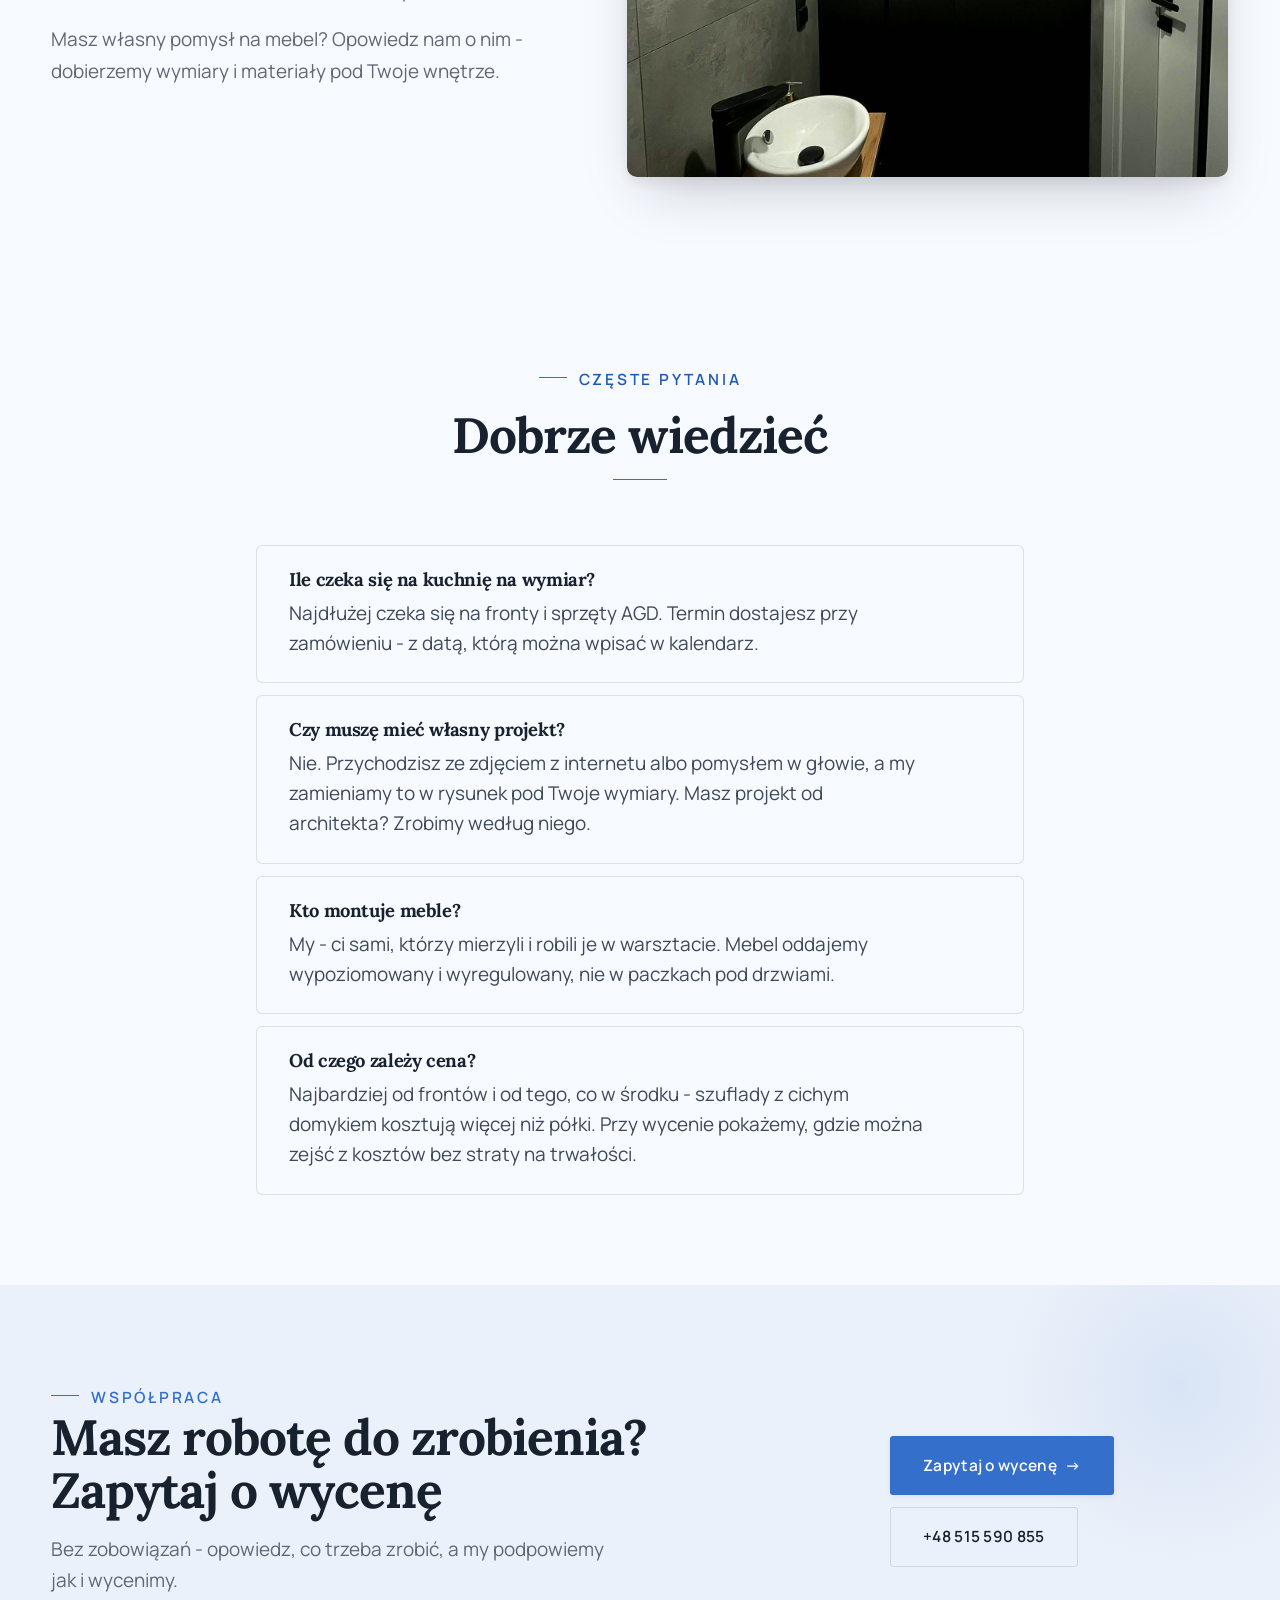
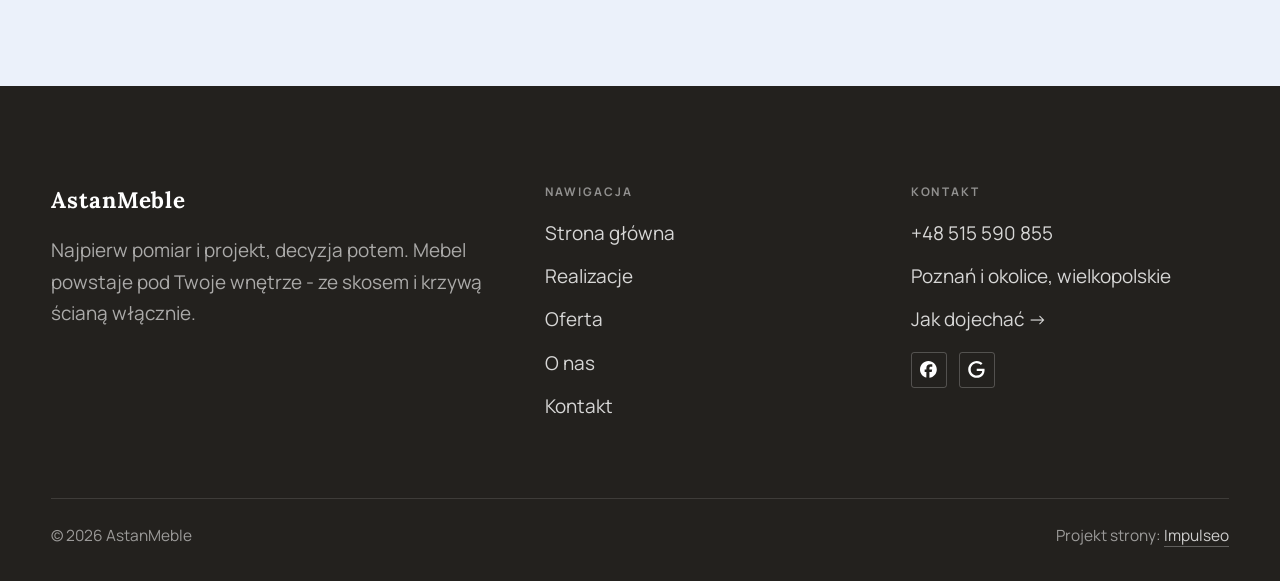
<file: o-nas.html>
<!DOCTYPE html>
<html lang="pl">
<head>
<meta charset="UTF-8">
<meta name="viewport" content="width=device-width, initial-scale=1.0">
<title>O nas - AstanMeble</title>
<meta name="description" content="Meble na wymiar w Poznaniu: kuchnie, szafy i zabudowy pod Twoje wnętrze. Bezpłatny pomiar i projekt, jedna cena, montaż z gwarancją. Zadzwoń: +48 515 590 855.">
<link rel="canonical" href="https://impulseo-pl.github.io/astanmeble/o-nas.html">
<meta name="robots" content="noindex, nofollow">
<meta property="og:type" content="website">
<meta property="og:locale" content="pl_PL">
<meta property="og:site_name" content="AstanMeble">
<meta property="og:title" content="O nas - AstanMeble">
<meta property="og:description" content="Meble na wymiar w Poznaniu: kuchnie, szafy i zabudowy pod Twoje wnętrze. Bezpłatny pomiar i projekt, jedna cena, montaż z gwarancją. Zadzwoń: +48 515 590 855.">
<meta property="og:url" content="https://impulseo-pl.github.io/astanmeble/o-nas.html">
<meta property="og:image" content="https://impulseo-pl.github.io/astanmeble/img/og.jpg">
<meta property="og:image:width" content="1200">
<meta property="og:image:height" content="630">
<meta name="twitter:card" content="summary_large_image">
<link rel="preconnect" href="https://fonts.googleapis.com">
<link rel="preconnect" href="https://fonts.gstatic.com" crossorigin>
<link href="https://fonts.googleapis.com/css2?family=Lora:wght@500;600;700&family=Manrope:wght@400;500;600&display=swap" rel="stylesheet">
<link rel="stylesheet" href="assets/styles.css?v=002aae31">
</head>
<body>

<header class="nav">
  <div class="wrap nav-inner">
    <a class="brand brand-has-logo" href="index.html"><img class="brand-logo" src="img/logo.png" alt="AstanMeble" width="364" height="310" decoding="async"></a>
    <nav class="nav-links">
      <a href="index.html">Strona główna</a>
      <a href="realizacje.html">Realizacje</a>
      <a href="oferta.html">Oferta</a>
      <a href="o-nas.html" class="active" aria-current="page">O nas</a>
      <a href="kontakt.html">Kontakt</a>
      <a href="kontakt.html" class="btn btn-accent">Zapytaj o wycenę</a>
    </nav>
    <button class="nav-toggle" aria-label="Menu"><span></span><span></span><span></span></button>
  </div>
</header>

<main>
<section class="pagehead">
  <img src="img/ph-onas.jpg" alt="AstanMeble - Poznaj naszą pracownię" width="1880" height="1255" decoding="async">
  <div class="wrap">
    <span class="eyebrow">O nas</span>
    <h1>Poznaj naszą pracownię</h1>
    <p>Meble na miarę do mieszkań i domów w Poznaniu i okolicach.</p>
  </div>
</section>
<section>
  <div class="wrap split">
    <div class="split-art reveal"><img src="img/g2.jpg" alt="AstanMeble" loading="lazy" width="1200" height="1600" decoding="async"></div>
    <div class="split-copy reveal">
      <h2>Jak pracujemy</h2>
      <p class="muted">Mebel montują u nas ci sami ludzie, którzy go mierzyli i robili w warsztacie. Jak coś przy ścianie nie gra, nie szukamy winnego między firmami - wiemy, co poprawić, i robimy to od ręki.</p>
      <p class="muted">Ci sami ludzie od pomiaru po ostatni front, więc nie ma komu zwalać winy.</p>
    </div>
  </div>
</section>
<section>
  <div class="wrap split">
    <div class="split-copy reveal">
      <h2>Kuchnie, szafy, garderoby</h2>
      <p class="muted">Robimy meble na miarę: kuchnie, szafy, garderoby i inne zabudowy, także pod skos i we wnękę. Pracujemy głównie w Poznaniu i okolicach, na terenie Wielkopolski.</p>
      <p class="muted">Masz własny pomysł na mebel? Opowiedz nam o nim - dobierzemy wymiary i materiały pod Twoje wnętrze.</p>
    </div>
    <div class="split-art reveal"><img src="img/g5.jpg" alt="AstanMeble - zabudowa w łazience" loading="lazy" width="1536" height="2048" decoding="async"></div>
  </div>
</section>


<section class="faq-klinika">
  <div class="wrap">
    <div class="head center reveal">
      <span class="eyebrow">Częste pytania</span>
      <h2>Dobrze wiedzieć</h2>
    </div>
    <div class="faq-list">
      <div class="card reveal"><h3>Ile czeka się na kuchnię na wymiar?</h3><p>Najdłużej czeka się na fronty i sprzęty AGD. Termin dostajesz przy zamówieniu - z datą, którą można wpisać w kalendarz.</p></div>
      <div class="card reveal"><h3>Czy muszę mieć własny projekt?</h3><p>Nie. Przychodzisz ze zdjęciem z internetu albo pomysłem w głowie, a my zamieniamy to w rysunek pod Twoje wymiary. Masz projekt od architekta? Zrobimy według niego.</p></div>
      <div class="card reveal"><h3>Kto montuje meble?</h3><p>My - ci sami, którzy mierzyli i robili je w warsztacie. Mebel oddajemy wypoziomowany i wyregulowany, nie w paczkach pod drzwiami.</p></div>
      <div class="card reveal"><h3>Od czego zależy cena?</h3><p>Najbardziej od frontów i od tego, co w środku - szuflady z cichym domykiem kosztują więcej niż półki. Przy wycenie pokażemy, gdzie można zejść z kosztów bez straty na trwałości.</p></div>
    </div>
  </div>
</section>

<section class="cta">
  <div class="wrap">
    <div class="reveal">
      <span class="eyebrow">Współpraca</span>
      <h2>Masz robotę do zrobienia? Zapytaj o wycenę</h2>
      <p>Bez zobowiązań - opowiedz, co trzeba zrobić, a my podpowiemy jak i wycenimy.</p>
    </div>
    <div class="cta-actions reveal">
      <a href="kontakt.html" class="btn btn-light">Zapytaj o wycenę <span class="arr">→</span></a>
      <a href="tel:+48515590855" class="btn btn-ghost btn-ghost-cta">+48 515 590 855</a>
    </div>
  </div>
</section>
</main>

<footer>
  <div class="wrap">
    <div class="foot-grid">
      <div class="foot-brand">
        <div class="name">AstanMeble</div>
        <p>Najpierw pomiar i projekt, decyzja potem. Mebel powstaje pod Twoje wnętrze - ze skosem i krzywą ścianą włącznie.</p>
      </div>
      <div class="foot-col">
        <h4>Nawigacja</h4>
        <a href="index.html">Strona główna</a>
        <a href="realizacje.html">Realizacje</a>
        <a href="oferta.html">Oferta</a>
        <a href="o-nas.html">O nas</a>
        <a href="kontakt.html">Kontakt</a>
      </div>
      <div class="foot-col">
        <h4>Kontakt</h4>
        <a href="tel:+48515590855">+48 515 590 855</a>
        <p>Poznań i okolice, wielkopolskie</p>
        <a href="https://www.google.com/maps?cid=129836308673528417" target="_blank" rel="noopener">Jak dojechać →</a>
      <div class="foot-soc">
        <a class="soc" href="https://www.facebook.com/AstanMeble/" target="_blank" rel="noopener" aria-label="Facebook - AstanMeble"><svg viewBox="0 0 24 24" aria-hidden="true" focusable="false"><path d="M9.101 23.691v-7.98H6.627v-3.667h2.474v-1.58c0-4.085 1.848-5.978 5.858-5.978.401 0 .955.042 1.468.103a8.68 8.68 0 0 1 1.141.195v3.325a8.623 8.623 0 0 0-.653-.036 26.805 26.805 0 0 0-.733-.009c-.707 0-1.259.096-1.675.309a1.686 1.686 0 0 0-.679.622c-.258.42-.374.995-.374 1.752v1.297h3.919l-.386 2.103-.287 1.564h-3.246v8.245C19.396 23.238 24 18.179 24 12.044c0-6.627-5.373-12-12-12s-12 5.373-12 12c0 5.628 3.874 10.35 9.101 11.647Z" fill="currentColor"/></svg></a>
        <a class="soc" href="https://www.google.com/maps?cid=129836308673528417" target="_blank" rel="noopener" aria-label="Google - AstanMeble"><svg viewBox="0 0 24 24" aria-hidden="true" focusable="false"><path d="M12.48 10.92v3.28h7.84c-.24 1.84-.853 3.187-1.787 4.133-1.147 1.147-2.933 2.4-6.053 2.4-4.827 0-8.6-3.893-8.6-8.72s3.773-8.72 8.6-8.72c2.6 0 4.507 1.027 5.907 2.347l2.307-2.307C18.747 1.44 16.133 0 12.48 0 5.867 0 .307 5.387.307 12s5.56 12 12.173 12c3.573 0 6.267-1.173 8.373-3.36 2.16-2.16 2.84-5.213 2.84-7.667 0-.76-.053-1.467-.173-2.053H12.48z" fill="currentColor"/></svg></a>
      </div>
      </div>
    </div>
    <div class="foot-bot">
      <span>© 2026 AstanMeble</span>
      <span>Projekt strony: <a class="foot-credit" href="https://impulseo.pl" target="_blank" rel="noopener">Impulseo</a></span>
    </div>
  </div>
</footer>
<div class="sticky-reserve"><a class="sr-book" href="kontakt.html">Zapytaj o wycenę</a><a class="sr-call" href="tel:+48515590855" aria-label="Zadzwoń"><svg class="ico-tel" width="16" height="16" viewBox="0 0 24 24" fill="none" aria-hidden="true"><path d="M6.6 10.8a15.5 15.5 0 0 0 6.6 6.6l2.2-2.2a1 1 0 0 1 1-.24 11.4 11.4 0 0 0 3.6.58 1 1 0 0 1 1 1V20a1 1 0 0 1-1 1A17 17 0 0 1 3 4a1 1 0 0 1 1-1h3.5a1 1 0 0 1 1 1c0 1.25.2 2.46.58 3.6a1 1 0 0 1-.25 1l-2.23 2.2Z" fill="currentColor"/></svg></a></div>
<div class="demo-wazne" data-do="2026-10-06" data-cykl="3" hidden><svg class="dw-ico" width="13" height="13" viewBox="0 0 24 24" fill="none" aria-hidden="true"><circle cx="12" cy="12" r="8.6" stroke="currentColor" stroke-width="1.8"/><path d="M12 7.2V12l3.3 2" stroke="currentColor" stroke-width="1.8" stroke-linecap="round"/></svg><span class="dw-txt"></span></div>

<script src="assets/main.js"></script>
</body>
</html>
</file>
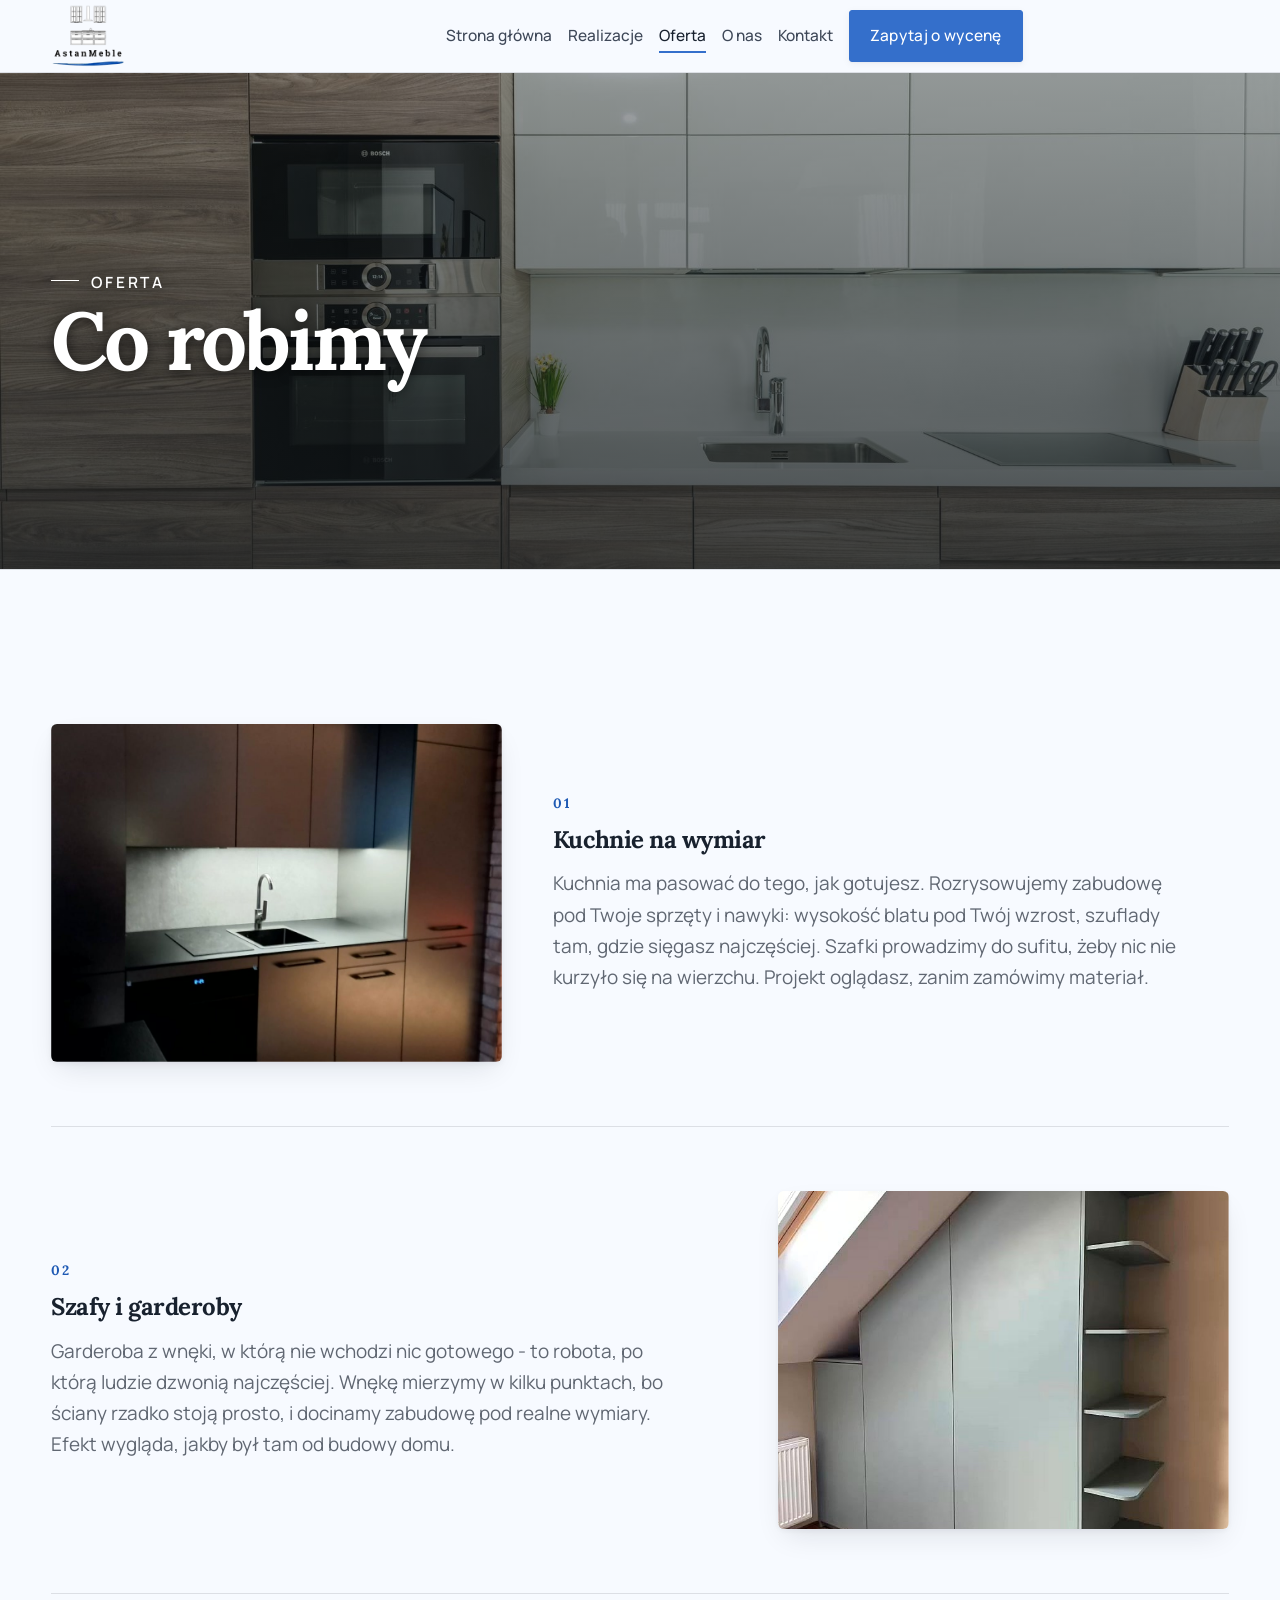
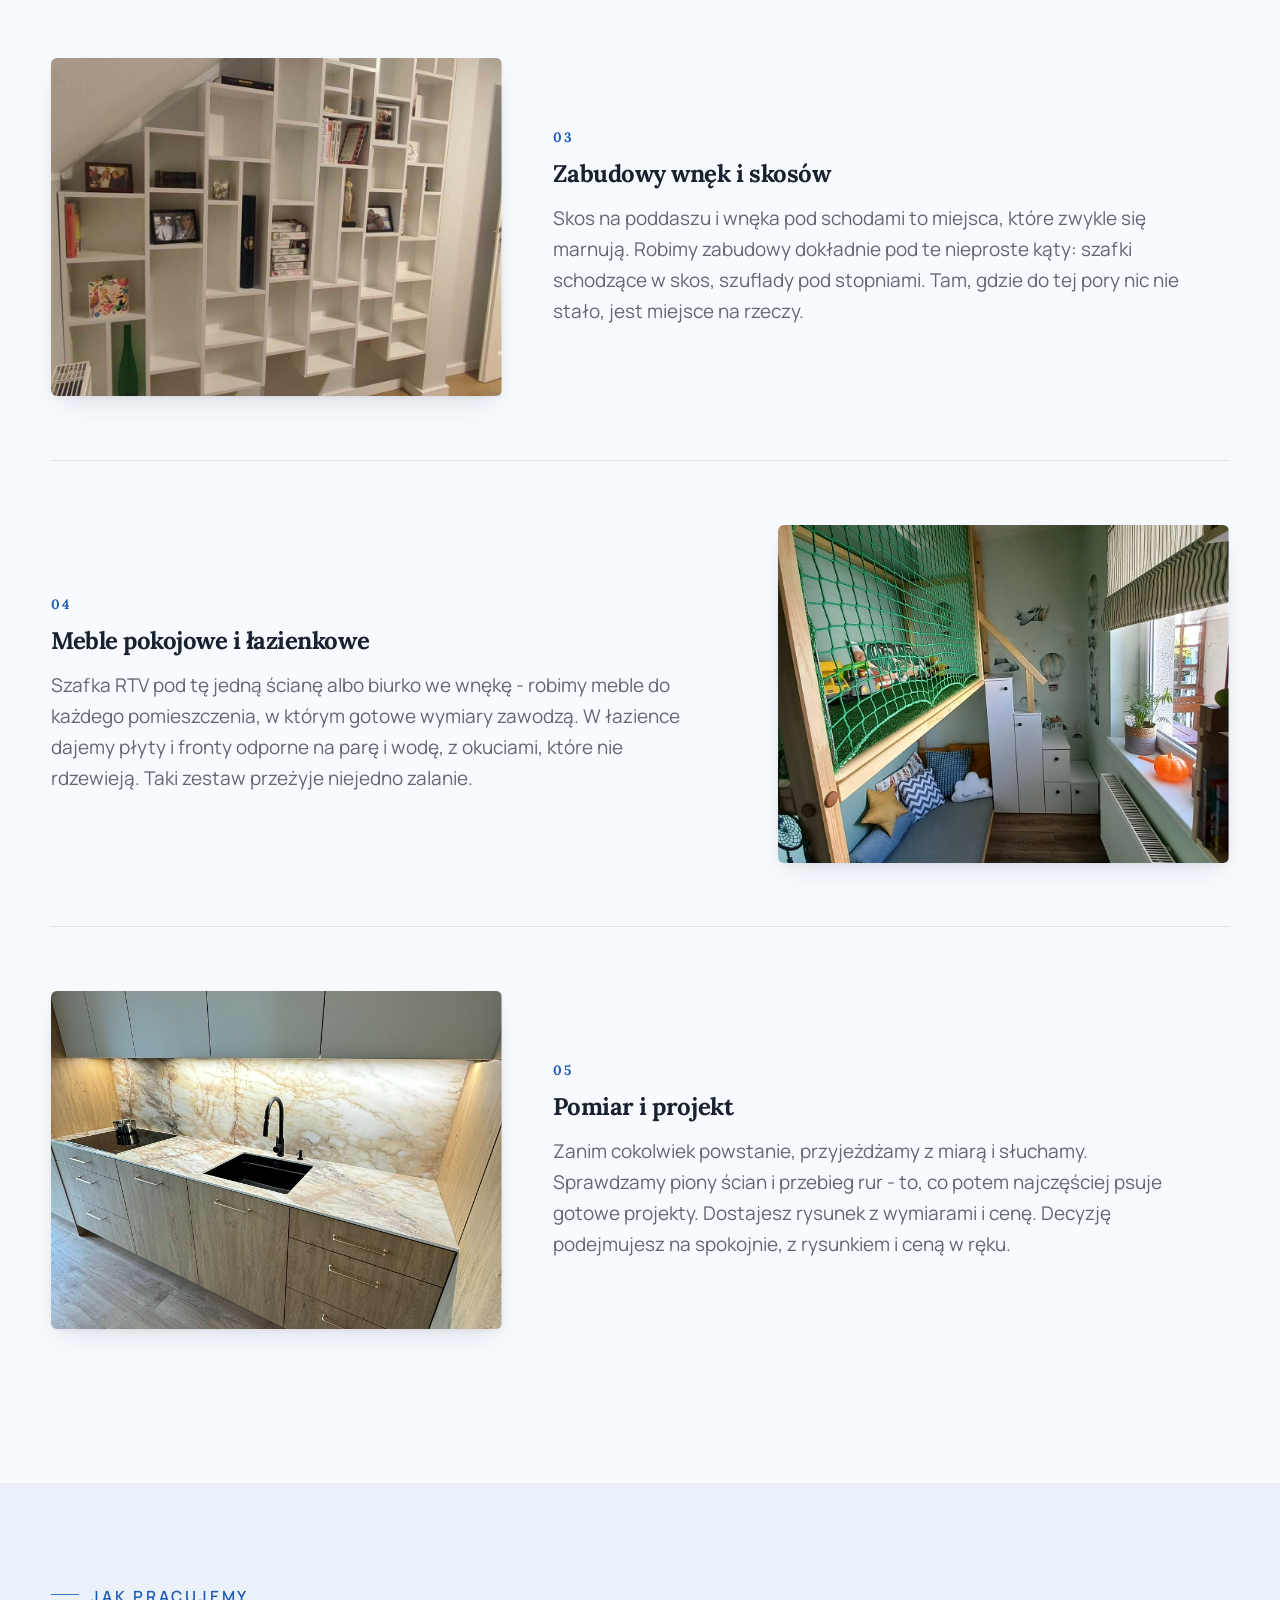
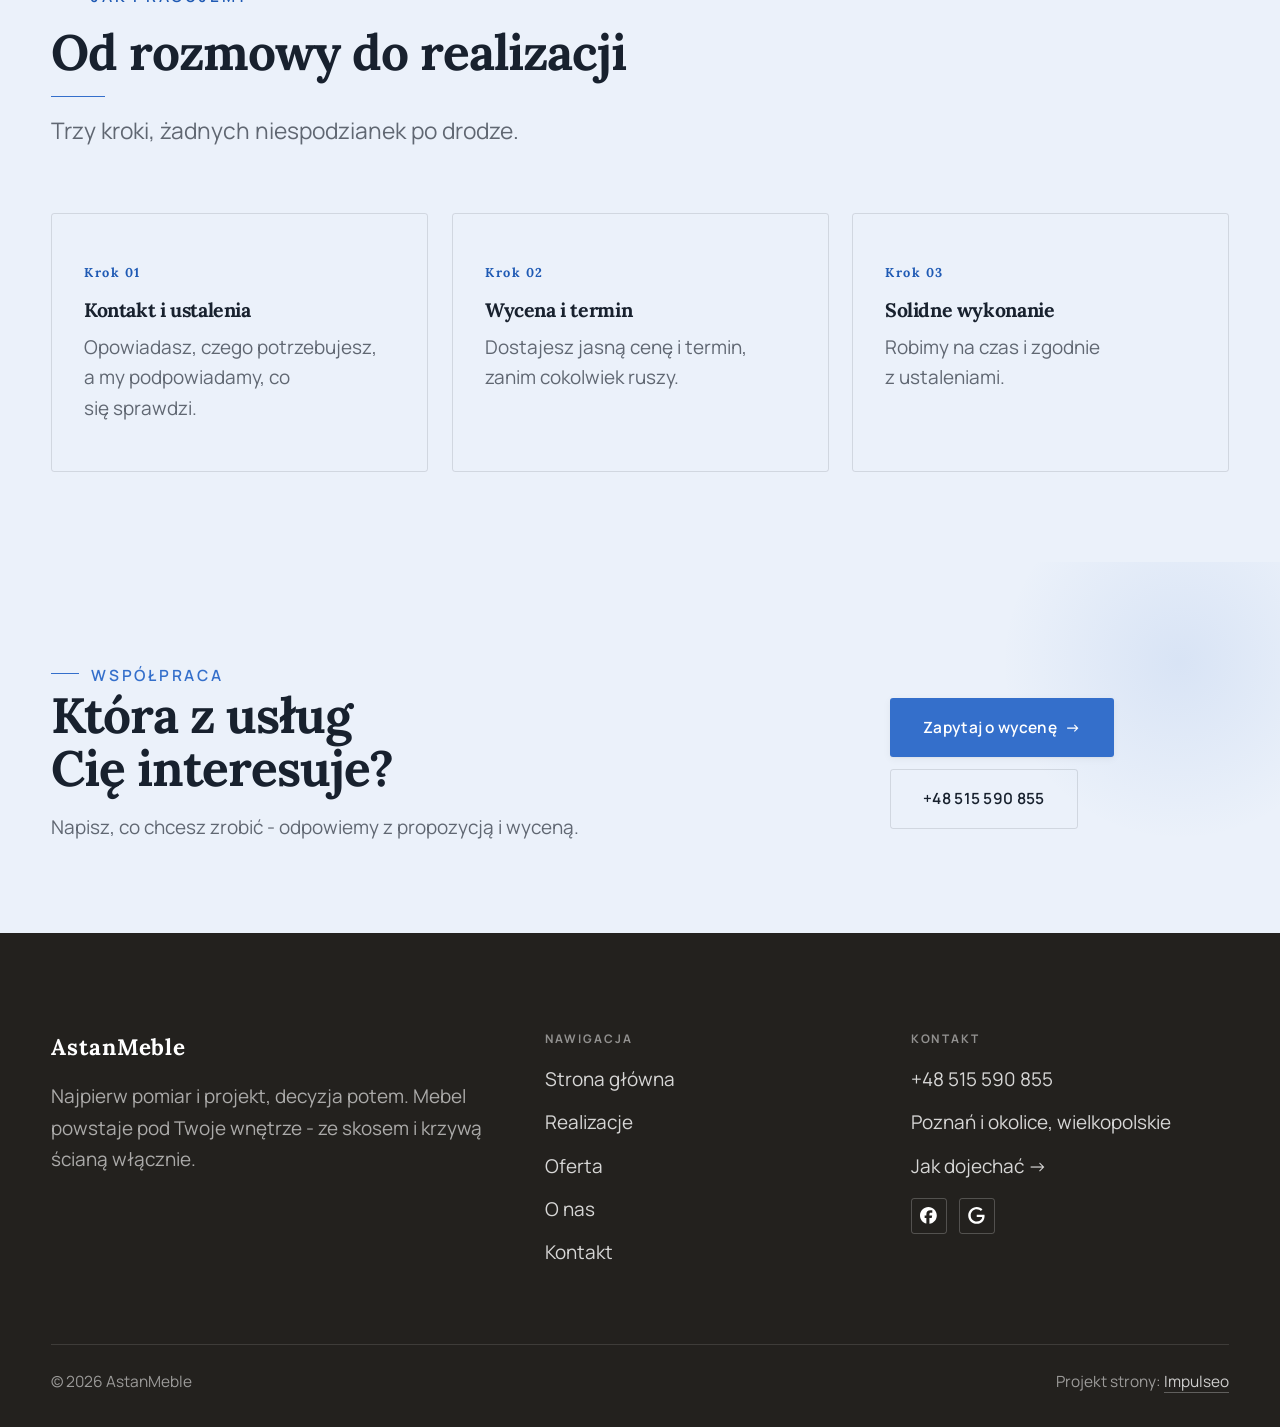
<file: oferta.html>
<!DOCTYPE html>
<html lang="pl">
<head>
<meta charset="UTF-8">
<meta name="viewport" content="width=device-width, initial-scale=1.0">
<title>Oferta - AstanMeble</title>
<meta name="description" content="Meble na wymiar w Poznaniu: kuchnie, szafy i zabudowy pod Twoje wnętrze. Bezpłatny pomiar i projekt, jedna cena, montaż z gwarancją. Zadzwoń: +48 515 590 855.">
<link rel="canonical" href="https://impulseo-pl.github.io/astanmeble/oferta.html">
<meta name="robots" content="noindex, nofollow">
<meta property="og:type" content="website">
<meta property="og:locale" content="pl_PL">
<meta property="og:site_name" content="AstanMeble">
<meta property="og:title" content="Oferta - AstanMeble">
<meta property="og:description" content="Meble na wymiar w Poznaniu: kuchnie, szafy i zabudowy pod Twoje wnętrze. Bezpłatny pomiar i projekt, jedna cena, montaż z gwarancją. Zadzwoń: +48 515 590 855.">
<meta property="og:url" content="https://impulseo-pl.github.io/astanmeble/oferta.html">
<meta property="og:image" content="https://impulseo-pl.github.io/astanmeble/img/og.jpg">
<meta property="og:image:width" content="1200">
<meta property="og:image:height" content="630">
<meta name="twitter:card" content="summary_large_image">
<link rel="preconnect" href="https://fonts.googleapis.com">
<link rel="preconnect" href="https://fonts.gstatic.com" crossorigin>
<link href="https://fonts.googleapis.com/css2?family=Lora:wght@500;600;700&family=Manrope:wght@400;500;600&display=swap" rel="stylesheet">
<link rel="stylesheet" href="assets/styles.css?v=002aae31">
</head>
<body>

<header class="nav">
  <div class="wrap nav-inner">
    <a class="brand brand-has-logo" href="index.html"><img class="brand-logo" src="img/logo.png" alt="AstanMeble" width="364" height="310" decoding="async"></a>
    <nav class="nav-links">
      <a href="index.html">Strona główna</a>
      <a href="realizacje.html">Realizacje</a>
      <a href="oferta.html" class="active" aria-current="page">Oferta</a>
      <a href="o-nas.html">O nas</a>
      <a href="kontakt.html">Kontakt</a>
      <a href="kontakt.html" class="btn btn-accent">Zapytaj o wycenę</a>
    </nav>
    <button class="nav-toggle" aria-label="Menu"><span></span><span></span><span></span></button>
  </div>
</header>

<main>
<section class="pagehead">
  <img src="img/ph-oferta.jpg" alt="AstanMeble - Co robimy" width="1880" height="1255" decoding="async">
  <div class="wrap">
    <span class="eyebrow">Oferta</span>
    <h1>Co robimy</h1>
  </div>
</section>
<section>
  <div class="wrap">
    <div class="svc-row reveal">
      <div class="svc-row-art"><img src="img/g1.jpg" alt="Kuchnie na wymiar" loading="lazy" width="1098" height="1514" decoding="async"></div>
      <div>
        <span class="num">01</span>
        <h3>Kuchnie na wymiar</h3>
        <p class="muted">Kuchnia ma pasować do tego, jak gotujesz. Rozrysowujemy zabudowę pod Twoje sprzęty i nawyki: wysokość blatu pod Twój wzrost, szuflady tam, gdzie sięgasz najczęściej. Szafki prowadzimy do sufitu, żeby nic nie kurzyło się na wierzchu. Projekt oglądasz, zanim zamówimy materiał.</p>
      </div>
    </div>
    <div class="svc-row rev reveal">
      <div class="svc-row-art"><img src="img/g4.jpg" alt="Szafy i garderoby" loading="lazy" width="720" height="955" decoding="async"></div>
      <div>
        <span class="num">02</span>
        <h3>Szafy i garderoby</h3>
        <p class="muted">Garderoba z wnęki, w którą nie wchodzi nic gotowego - to robota, po którą ludzie dzwonią najczęściej. Wnękę mierzymy w kilku punktach, bo ściany rzadko stoją prosto, i docinamy zabudowę pod realne wymiary. Efekt wygląda, jakby był tam od budowy domu.</p>
      </div>
    </div>
    <div class="svc-row reveal">
      <div class="svc-row-art"><img src="img/g3.jpg" alt="Zabudowy wnęk i skosów" loading="lazy" width="1134" height="1556" decoding="async"></div>
      <div>
        <span class="num">03</span>
        <h3>Zabudowy wnęk i skosów</h3>
        <p class="muted">Skos na poddaszu i wnęka pod schodami to miejsca, które zwykle się marnują. Robimy zabudowy dokładnie pod te nieproste kąty: szafki schodzące w skos, szuflady pod stopniami. Tam, gdzie do tej pory nic nie stało, jest miejsce na rzeczy.</p>
      </div>
    </div>
    <div class="svc-row rev reveal">
      <div class="svc-row-art"><img src="img/g2.jpg" alt="Meble pokojowe i łazienkowe" loading="lazy" width="1200" height="1600" decoding="async"></div>
      <div>
        <span class="num">04</span>
        <h3>Meble pokojowe i łazienkowe</h3>
        <p class="muted">Szafka RTV pod tę jedną ścianę albo biurko we wnękę - robimy meble do każdego pomieszczenia, w którym gotowe wymiary zawodzą. W łazience dajemy płyty i fronty odporne na parę i wodę, z okuciami, które nie rdzewieją. Taki zestaw przeżyje niejedno zalanie.</p>
      </div>
    </div>
    <div class="svc-row reveal">
      <div class="svc-row-art"><img src="img/about.jpg" alt="Pomiar i projekt" loading="lazy" width="1536" height="2048" decoding="async"></div>
      <div>
        <span class="num">05</span>
        <h3>Pomiar i projekt</h3>
        <p class="muted">Zanim cokolwiek powstanie, przyjeżdżamy z miarą i słuchamy. Sprawdzamy piony ścian i przebieg rur - to, co potem najczęściej psuje gotowe projekty. Dostajesz rysunek z wymiarami i cenę. Decyzję podejmujesz na spokojnie, z rysunkiem i ceną w ręku.</p>
      </div>
    </div>
  </div>
</section>
<section class="trust">
  <div class="wrap">
    <div class="head reveal">
      <span class="eyebrow">Jak pracujemy</span>
      <h2>Od rozmowy do realizacji</h2>
      <p>Trzy kroki, żadnych niespodzianek po drodze.</p>
    </div>
    <div class="svc-grid">
      <div class="svc reveal"><div class="ic">Krok 01</div><h3>Kontakt i ustalenia</h3><p>Opowiadasz, czego potrzebujesz, a my podpowiadamy, co się sprawdzi.</p></div>
      <div class="svc reveal"><div class="ic">Krok 02</div><h3>Wycena i termin</h3><p>Dostajesz jasną cenę i termin, zanim cokolwiek ruszy.</p></div>
      <div class="svc reveal"><div class="ic">Krok 03</div><h3>Solidne wykonanie</h3><p>Robimy na czas i zgodnie z ustaleniami.</p></div>
    </div>
  </div>
</section>
<section class="cta">
  <div class="wrap">
    <div class="reveal">
      <span class="eyebrow">Współpraca</span>
      <h2>Która z usług Cię interesuje?</h2>
      <p>Napisz, co chcesz zrobić - odpowiemy z propozycją i wyceną.</p>
    </div>
    <div class="cta-actions reveal">
      <a href="kontakt.html" class="btn btn-light">Zapytaj o wycenę <span class="arr">→</span></a>
      <a href="tel:+48515590855" class="btn btn-ghost btn-ghost-cta">+48 515 590 855</a>
    </div>
  </div>
</section>
</main>

<footer>
  <div class="wrap">
    <div class="foot-grid">
      <div class="foot-brand">
        <div class="name">AstanMeble</div>
        <p>Najpierw pomiar i projekt, decyzja potem. Mebel powstaje pod Twoje wnętrze - ze skosem i krzywą ścianą włącznie.</p>
      </div>
      <div class="foot-col">
        <h4>Nawigacja</h4>
        <a href="index.html">Strona główna</a>
        <a href="realizacje.html">Realizacje</a>
        <a href="oferta.html">Oferta</a>
        <a href="o-nas.html">O nas</a>
        <a href="kontakt.html">Kontakt</a>
      </div>
      <div class="foot-col">
        <h4>Kontakt</h4>
        <a href="tel:+48515590855">+48 515 590 855</a>
        <p>Poznań i okolice, wielkopolskie</p>
        <a href="https://www.google.com/maps?cid=129836308673528417" target="_blank" rel="noopener">Jak dojechać →</a>
      <div class="foot-soc">
        <a class="soc" href="https://www.facebook.com/AstanMeble/" target="_blank" rel="noopener" aria-label="Facebook - AstanMeble"><svg viewBox="0 0 24 24" aria-hidden="true" focusable="false"><path d="M9.101 23.691v-7.98H6.627v-3.667h2.474v-1.58c0-4.085 1.848-5.978 5.858-5.978.401 0 .955.042 1.468.103a8.68 8.68 0 0 1 1.141.195v3.325a8.623 8.623 0 0 0-.653-.036 26.805 26.805 0 0 0-.733-.009c-.707 0-1.259.096-1.675.309a1.686 1.686 0 0 0-.679.622c-.258.42-.374.995-.374 1.752v1.297h3.919l-.386 2.103-.287 1.564h-3.246v8.245C19.396 23.238 24 18.179 24 12.044c0-6.627-5.373-12-12-12s-12 5.373-12 12c0 5.628 3.874 10.35 9.101 11.647Z" fill="currentColor"/></svg></a>
        <a class="soc" href="https://www.google.com/maps?cid=129836308673528417" target="_blank" rel="noopener" aria-label="Google - AstanMeble"><svg viewBox="0 0 24 24" aria-hidden="true" focusable="false"><path d="M12.48 10.92v3.28h7.84c-.24 1.84-.853 3.187-1.787 4.133-1.147 1.147-2.933 2.4-6.053 2.4-4.827 0-8.6-3.893-8.6-8.72s3.773-8.72 8.6-8.72c2.6 0 4.507 1.027 5.907 2.347l2.307-2.307C18.747 1.44 16.133 0 12.48 0 5.867 0 .307 5.387.307 12s5.56 12 12.173 12c3.573 0 6.267-1.173 8.373-3.36 2.16-2.16 2.84-5.213 2.84-7.667 0-.76-.053-1.467-.173-2.053H12.48z" fill="currentColor"/></svg></a>
      </div>
      </div>
    </div>
    <div class="foot-bot">
      <span>© 2026 AstanMeble</span>
      <span>Projekt strony: <a class="foot-credit" href="https://impulseo.pl" target="_blank" rel="noopener">Impulseo</a></span>
    </div>
  </div>
</footer>
<div class="sticky-reserve"><a class="sr-book" href="kontakt.html">Zapytaj o wycenę</a><a class="sr-call" href="tel:+48515590855" aria-label="Zadzwoń"><svg class="ico-tel" width="16" height="16" viewBox="0 0 24 24" fill="none" aria-hidden="true"><path d="M6.6 10.8a15.5 15.5 0 0 0 6.6 6.6l2.2-2.2a1 1 0 0 1 1-.24 11.4 11.4 0 0 0 3.6.58 1 1 0 0 1 1 1V20a1 1 0 0 1-1 1A17 17 0 0 1 3 4a1 1 0 0 1 1-1h3.5a1 1 0 0 1 1 1c0 1.25.2 2.46.58 3.6a1 1 0 0 1-.25 1l-2.23 2.2Z" fill="currentColor"/></svg></a></div>
<div class="demo-wazne" data-do="2026-10-06" data-cykl="3" hidden><svg class="dw-ico" width="13" height="13" viewBox="0 0 24 24" fill="none" aria-hidden="true"><circle cx="12" cy="12" r="8.6" stroke="currentColor" stroke-width="1.8"/><path d="M12 7.2V12l3.3 2" stroke="currentColor" stroke-width="1.8" stroke-linecap="round"/></svg><span class="dw-txt"></span></div>

<script src="assets/main.js"></script>
</body>
</html>
</file>
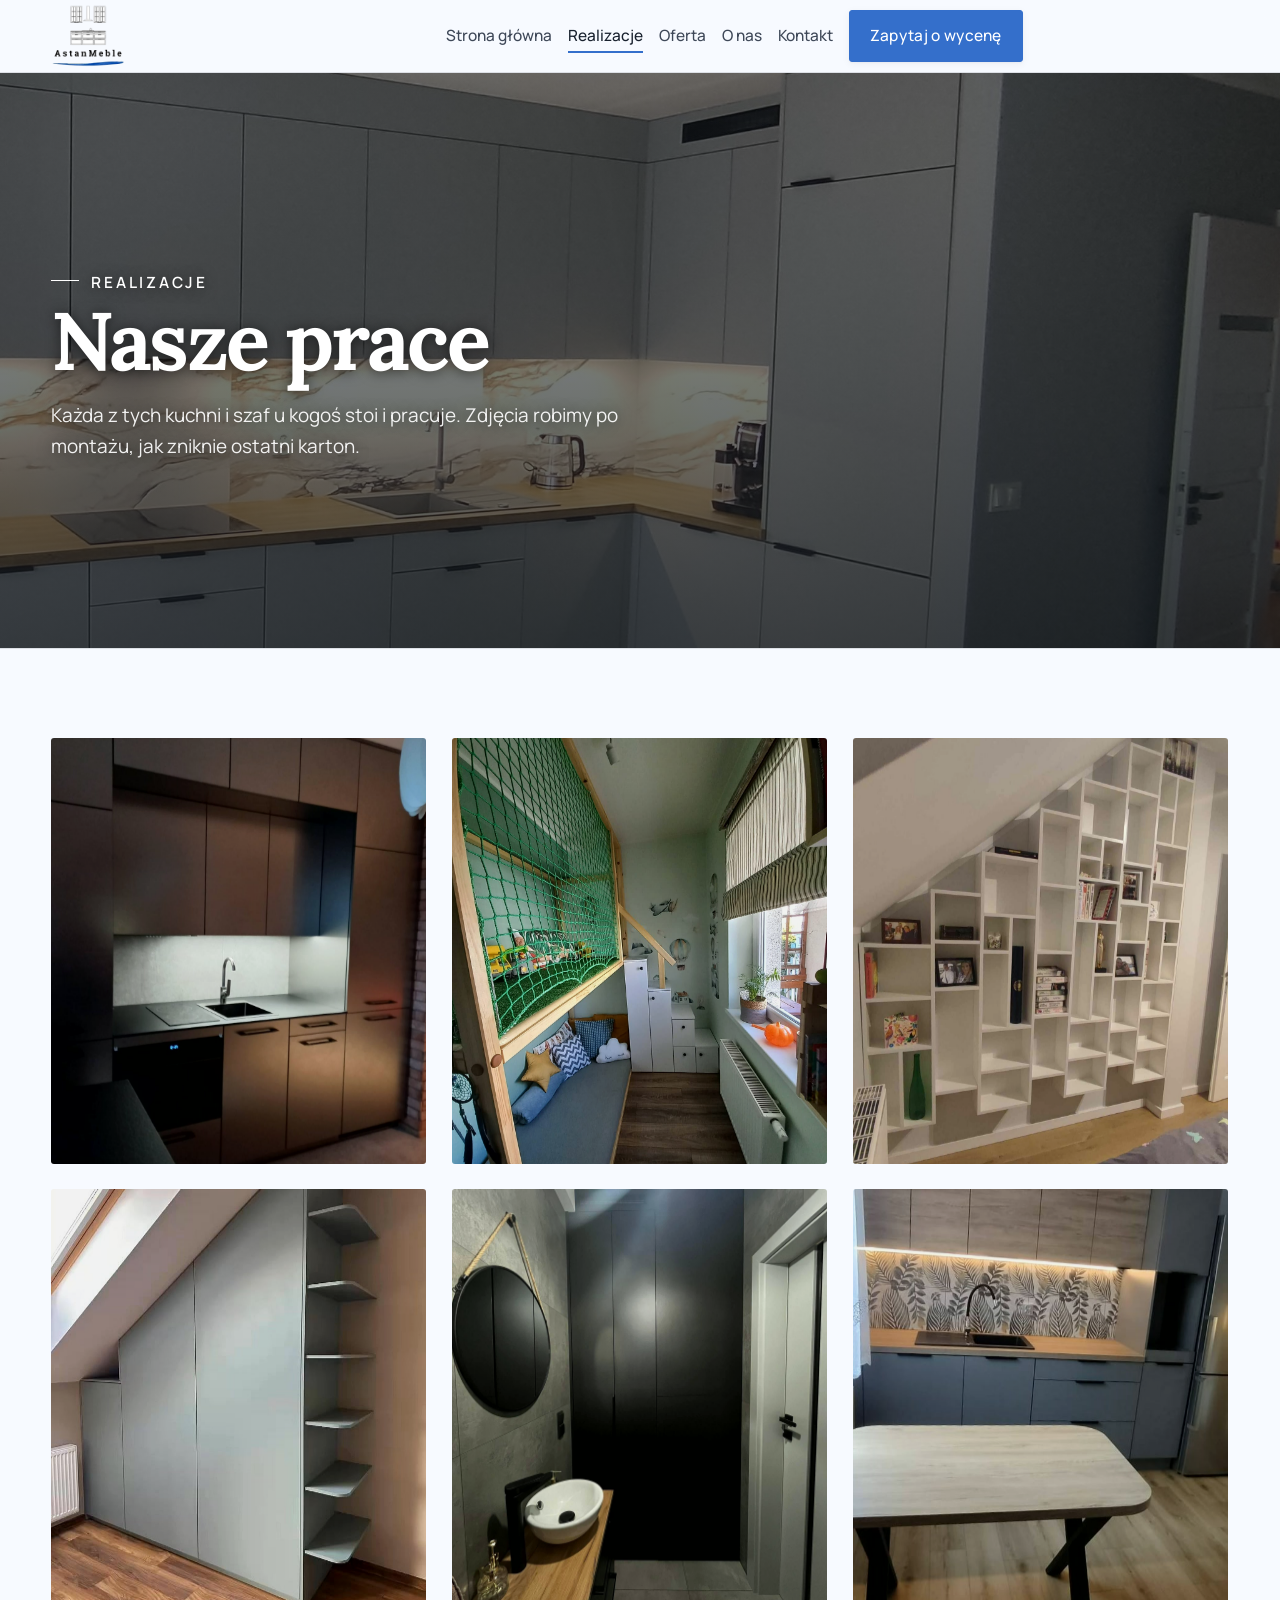
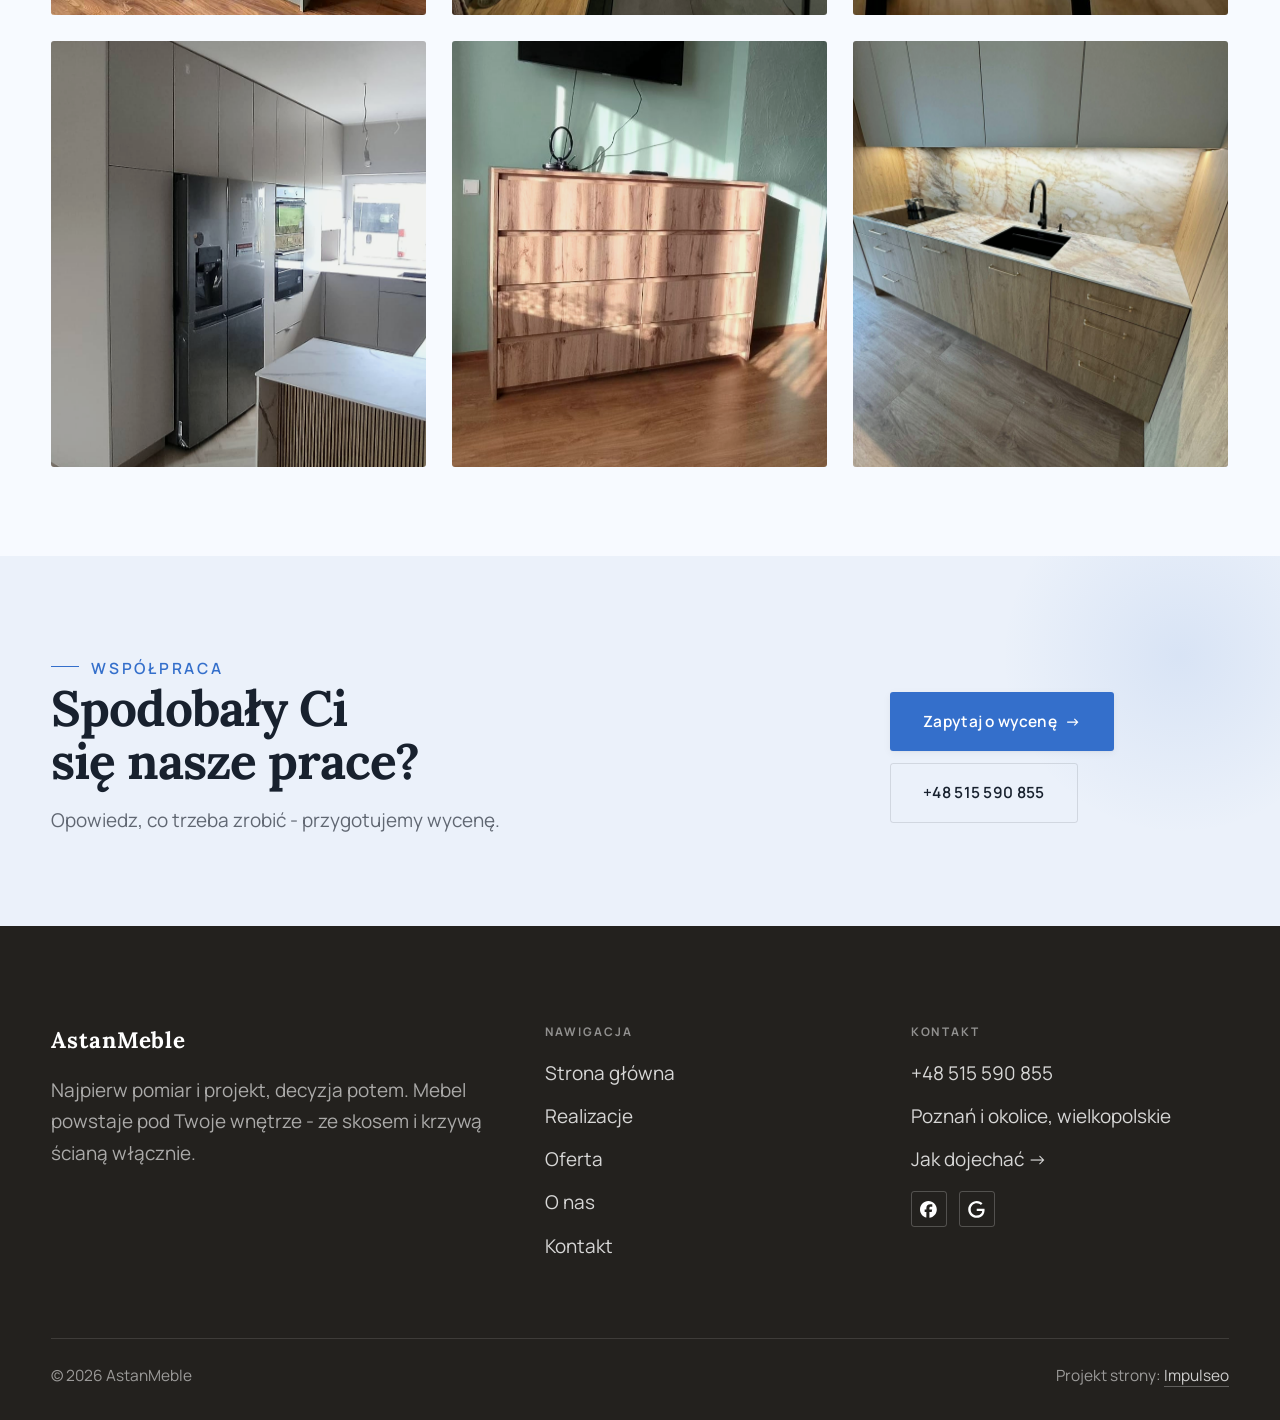
<file: realizacje.html>
<!DOCTYPE html>
<html lang="pl">
<head>
<meta charset="UTF-8">
<meta name="viewport" content="width=device-width, initial-scale=1.0">
<title>Realizacje - AstanMeble</title>
<meta name="description" content="Realizacje AstanMeble: Kuchnia na wymiar, Szafa wnękowa, Garderoba, Zabudowa pod skosem, Blat z litego drewna">
<link rel="canonical" href="https://impulseo-pl.github.io/astanmeble/realizacje.html">
<meta name="robots" content="noindex, nofollow">
<meta property="og:type" content="website">
<meta property="og:locale" content="pl_PL">
<meta property="og:site_name" content="AstanMeble">
<meta property="og:title" content="Realizacje - AstanMeble">
<meta property="og:description" content="Realizacje AstanMeble: Kuchnia na wymiar, Szafa wnękowa, Garderoba, Zabudowa pod skosem, Blat z litego drewna">
<meta property="og:url" content="https://impulseo-pl.github.io/astanmeble/realizacje.html">
<meta property="og:image" content="https://impulseo-pl.github.io/astanmeble/img/og.jpg">
<meta property="og:image:width" content="1200">
<meta property="og:image:height" content="630">
<meta name="twitter:card" content="summary_large_image">
<link rel="preconnect" href="https://fonts.googleapis.com">
<link rel="preconnect" href="https://fonts.gstatic.com" crossorigin>
<link href="https://fonts.googleapis.com/css2?family=Lora:wght@500;600;700&family=Manrope:wght@400;500;600&display=swap" rel="stylesheet">
<link rel="stylesheet" href="assets/styles.css?v=002aae31">
</head>
<body>

<header class="nav">
  <div class="wrap nav-inner">
    <a class="brand brand-has-logo" href="index.html"><img class="brand-logo" src="img/logo.png" alt="AstanMeble" width="364" height="310" decoding="async"></a>
    <nav class="nav-links">
      <a href="index.html">Strona główna</a>
      <a href="realizacje.html" class="active" aria-current="page">Realizacje</a>
      <a href="oferta.html">Oferta</a>
      <a href="o-nas.html">O nas</a>
      <a href="kontakt.html">Kontakt</a>
      <a href="kontakt.html" class="btn btn-accent">Zapytaj o wycenę</a>
    </nav>
    <button class="nav-toggle" aria-label="Menu"><span></span><span></span><span></span></button>
  </div>
</header>

<main>
<section class="pagehead">
  <img src="img/ph-realizacje.jpg" alt="AstanMeble - Nasze prace" width="1720" height="1180" decoding="async">
  <div class="wrap">
    <span class="eyebrow">Realizacje</span>
    <h1>Nasze prace</h1>
    <p>Każda z tych kuchni i szaf u kogoś stoi i pracuje. Zdjęcia robimy po montażu, jak zniknie ostatni karton.</p>
  </div>
</section>
<section>
  <div class="wrap">
    <div class="gallery g-portret">
      <div class="tile t-third reveal"><img src="img/g1.jpg" alt="AstanMeble - realizacja" loading="lazy" width="1098" height="1514" decoding="async"></div>
      <div class="tile t-third reveal"><img src="img/g2.jpg" alt="AstanMeble - realizacja" loading="lazy" width="1200" height="1600" decoding="async"></div>
      <div class="tile t-third reveal"><img src="img/g3.jpg" alt="AstanMeble - realizacja" loading="lazy" width="1134" height="1556" decoding="async"></div>
      <div class="tile t-third reveal"><img src="img/g4.jpg" alt="AstanMeble - realizacja" loading="lazy" width="720" height="955" decoding="async"></div>
      <div class="tile t-third reveal"><img src="img/g5.jpg" alt="AstanMeble - realizacja" loading="lazy" width="1536" height="2048" decoding="async"></div>
      <div class="tile t-third reveal"><img src="img/g6.jpg" alt="AstanMeble - realizacja" loading="lazy" width="616" height="1566" decoding="async"></div>
      <div class="tile t-third reveal"><img src="img/g7.jpg" alt="AstanMeble - realizacja" loading="lazy" width="921" height="1080" decoding="async"></div>
      <div class="tile t-third reveal"><img src="img/g8.jpg" alt="AstanMeble - realizacja" loading="lazy" width="674" height="1592" decoding="async"></div>
      <div class="tile t-third reveal"><img src="img/about.jpg" alt="AstanMeble - realizacja" loading="lazy" width="1536" height="2048" decoding="async"></div>
    </div>
  </div>
</section>
<section class="cta">
  <div class="wrap">
    <div class="reveal">
      <span class="eyebrow">Współpraca</span>
      <h2>Spodobały Ci się nasze prace?</h2>
      <p>Opowiedz, co trzeba zrobić - przygotujemy wycenę.</p>
    </div>
    <div class="cta-actions reveal">
      <a href="kontakt.html" class="btn btn-light">Zapytaj o wycenę <span class="arr">→</span></a>
      <a href="tel:+48515590855" class="btn btn-ghost btn-ghost-cta">+48 515 590 855</a>
    </div>
  </div>
</section>
</main>

<footer>
  <div class="wrap">
    <div class="foot-grid">
      <div class="foot-brand">
        <div class="name">AstanMeble</div>
        <p>Najpierw pomiar i projekt, decyzja potem. Mebel powstaje pod Twoje wnętrze - ze skosem i krzywą ścianą włącznie.</p>
      </div>
      <div class="foot-col">
        <h4>Nawigacja</h4>
        <a href="index.html">Strona główna</a>
        <a href="realizacje.html">Realizacje</a>
        <a href="oferta.html">Oferta</a>
        <a href="o-nas.html">O nas</a>
        <a href="kontakt.html">Kontakt</a>
      </div>
      <div class="foot-col">
        <h4>Kontakt</h4>
        <a href="tel:+48515590855">+48 515 590 855</a>
        <p>Poznań i okolice, wielkopolskie</p>
        <a href="https://www.google.com/maps?cid=129836308673528417" target="_blank" rel="noopener">Jak dojechać →</a>
      <div class="foot-soc">
        <a class="soc" href="https://www.facebook.com/AstanMeble/" target="_blank" rel="noopener" aria-label="Facebook - AstanMeble"><svg viewBox="0 0 24 24" aria-hidden="true" focusable="false"><path d="M9.101 23.691v-7.98H6.627v-3.667h2.474v-1.58c0-4.085 1.848-5.978 5.858-5.978.401 0 .955.042 1.468.103a8.68 8.68 0 0 1 1.141.195v3.325a8.623 8.623 0 0 0-.653-.036 26.805 26.805 0 0 0-.733-.009c-.707 0-1.259.096-1.675.309a1.686 1.686 0 0 0-.679.622c-.258.42-.374.995-.374 1.752v1.297h3.919l-.386 2.103-.287 1.564h-3.246v8.245C19.396 23.238 24 18.179 24 12.044c0-6.627-5.373-12-12-12s-12 5.373-12 12c0 5.628 3.874 10.35 9.101 11.647Z" fill="currentColor"/></svg></a>
        <a class="soc" href="https://www.google.com/maps?cid=129836308673528417" target="_blank" rel="noopener" aria-label="Google - AstanMeble"><svg viewBox="0 0 24 24" aria-hidden="true" focusable="false"><path d="M12.48 10.92v3.28h7.84c-.24 1.84-.853 3.187-1.787 4.133-1.147 1.147-2.933 2.4-6.053 2.4-4.827 0-8.6-3.893-8.6-8.72s3.773-8.72 8.6-8.72c2.6 0 4.507 1.027 5.907 2.347l2.307-2.307C18.747 1.44 16.133 0 12.48 0 5.867 0 .307 5.387.307 12s5.56 12 12.173 12c3.573 0 6.267-1.173 8.373-3.36 2.16-2.16 2.84-5.213 2.84-7.667 0-.76-.053-1.467-.173-2.053H12.48z" fill="currentColor"/></svg></a>
      </div>
      </div>
    </div>
    <div class="foot-bot">
      <span>© 2026 AstanMeble</span>
      <span>Projekt strony: <a class="foot-credit" href="https://impulseo.pl" target="_blank" rel="noopener">Impulseo</a></span>
    </div>
  </div>
</footer>
<div class="sticky-reserve"><a class="sr-book" href="kontakt.html">Zapytaj o wycenę</a><a class="sr-call" href="tel:+48515590855" aria-label="Zadzwoń"><svg class="ico-tel" width="16" height="16" viewBox="0 0 24 24" fill="none" aria-hidden="true"><path d="M6.6 10.8a15.5 15.5 0 0 0 6.6 6.6l2.2-2.2a1 1 0 0 1 1-.24 11.4 11.4 0 0 0 3.6.58 1 1 0 0 1 1 1V20a1 1 0 0 1-1 1A17 17 0 0 1 3 4a1 1 0 0 1 1-1h3.5a1 1 0 0 1 1 1c0 1.25.2 2.46.58 3.6a1 1 0 0 1-.25 1l-2.23 2.2Z" fill="currentColor"/></svg></a></div>
<div class="demo-wazne" data-do="2026-10-06" data-cykl="3" hidden><svg class="dw-ico" width="13" height="13" viewBox="0 0 24 24" fill="none" aria-hidden="true"><circle cx="12" cy="12" r="8.6" stroke="currentColor" stroke-width="1.8"/><path d="M12 7.2V12l3.3 2" stroke="currentColor" stroke-width="1.8" stroke-linecap="round"/></svg><span class="dw-txt"></span></div>

<script src="assets/main.js"></script>
</body>
</html>
</file>
<file: assets/styles.css>
/* ============================================================
   STOLBASZ — premium, architektoniczny B2B fit-out
   Jasna paleta, zero brązu. System wg premium-web-craft.
   Projekt strony: Impulseo (impulseo.pl)
   ============================================================ */

:root{
  /* PALETA — jasna, architektoniczna, chłodna */
  --paper:#F3F1EC;          /* główne tło */
  --paper-2:#E6E3DB;        /* sekcje alternatywne (chłodny jasny szary) */
  --paper-3:#E6E3DB;        /* delikatne wypełnienia */
  --ink:#23211E;            /* tekst główny — chłodny grafit */
  --ink-soft:#43403A;       /* nagłówki drugorzędne */
  --muted:#87837A;          /* tekst poboczny */
  --line:rgba(35,33,30,.12);/* hairline */
  --accent:#8A6B3C;         /* stonowany petrol-slate — jedyny akcent */
  --accent-d:#6E5430;
  --accent-soft:rgba(138,107,60,.10);
  --dark:#23211E;           /* sekcje ciemne (stopka/CTA) */

  /* HOVER ZDJĘĆ — JEDEN standard dla całego silnika (decyzja K. 04.08.2026, artefakt z wariantami).
     AKTUALNE (K.+Szymon 09.08.2026, wybór z artefaktu 6 wariantów): zoom 1.05 przy 1.4s -
     przy tak długim czasie mocniejszy kadr NIE skacze, tylko „oddycha". Poprzedni standard
     (1.02 / .55s z 04.08) odbierany jako dynamiczny i szybki.
     Spoczynek lekko przygaszony, ale TYLKO tam, gdzie jest mysz (@media hover:hover) —
     na telefonie zdjęcia zostają w pełnej jasności. */
  --img-zoom:1.05;                   /* K.+Szymon 09.08: wariant F z artefaktu porównawczego */
  --img-rest:brightness(.95) saturate(.99);
  --img-hot:brightness(1.06) saturate(1.05);
  --img-dur:1.4s;                    /* K.+Szymon 09.08 (wariant F): powoli = elegancko */
  --img-ease:cubic-bezier(.16,.84,.44,1);  /* miękki ogon, efekt „oddychania" */

  /* ODSTĘPY — skala 4/8 */
  --space-1:4px; --space-2:8px; --space-3:12px; --space-4:16px; --space-5:24px;
  --space-6:32px; --space-7:48px; --space-8:64px; --space-9:96px; --space-10:128px;

  /* TYPOGRAFIA — fluid clamp() (skala podbita 16.07.2026: większe, czytelniejsze litery — uwaga Adama) */
  --text-sm:clamp(.9rem,.87rem + .12vw,1rem);
  --text-base:clamp(1.08rem,1.04rem + .18vw,1.2rem);
  --text-lg:clamp(1.24rem,1.15rem + .34vw,1.44rem);
  --text-h3:clamp(1.34rem,1.22rem + .55vw,1.66rem);
  --text-h2:clamp(2.1rem,1.66rem + 2.1vw,3.1rem);
  --text-h1:clamp(2.9rem,2.1rem + 4vw,5.1rem);

  /* PROMIENIE — architektoniczne, raczej ostre */
  --r-sm:3px; --r-md:6px; --r-lg:10px;

  /* RUCH */
  --ease:cubic-bezier(.25,.46,.45,.94); --dur:.24s;

  /* CIENIE — miękkie, warstwowe */
  --sh-sm:0 1px 2px rgba(16,24,32,.04), 0 2px 8px rgba(16,24,32,.05);
  --sh-md:0 2px 6px rgba(16,24,32,.05), 0 12px 28px -8px rgba(16,24,32,.12);
  --sh-lg:0 6px 14px rgba(16,24,32,.07), 0 26px 56px -18px rgba(16,24,32,.22);

  --hairline:1px solid var(--line);

  --font-display:'Lora',serif;
  --font-body:'Manrope',sans-serif;
}

*{box-sizing:border-box;margin:0;padding:0}
html{scroll-behavior:smooth}
body{
  font-family:var(--font-body);
  font-size:var(--text-base);
  line-height:1.65;
  color:var(--ink);
  background:var(--paper);
  -webkit-font-smoothing:antialiased;
  text-rendering:optimizeLegibility;
}
img{max-width:100%;height:auto;display:block}  /* height:auto = width/height z atrybutów trzyma proporcje (TOP#12) */
a{color:inherit;text-decoration:none}

.wrap{width:min(92%,1180px);margin-inline:auto}
section{padding-block:clamp(52px,6.5vw,96px)}

h1,h2,h3{font-family:var(--font-display);font-weight:700;line-height:1.08;letter-spacing:-.02em;color:var(--ink)}
h1{font-size:var(--text-h1);letter-spacing:-.035em}
h2{font-size:var(--text-h2);letter-spacing:-.025em}
h3{font-size:var(--text-h3)}
/* MIARA — długość wiersza. WCAG 2.2 SC 1.4.8: max 80 znaków; Butterick: 45–90.
   68ch daje realnie 72–78 znaków polskiego tekstu, czyli z zapasem pod granicą.
   Wcześniej limit miał TYLKO <p> — <li>, <blockquote> i <dd> nie miały żadnego,
   i to jedyny powód, dla którego 23 bloki na dwóch oddanych stronach jadą po
   83–106 znaków w wierszu (pomiar 07.08.2026, bramka `miara`).
   ⚠️ Listy i definicje ograniczamy TYLKO bez klasy: `ul`/`ol` z klasą to u nas
   układ (siatki kafli, menu), a nie tekst ciągły — tam miarę wyznacza układ. */
/* 60ch, nie 68ch (K. 10.08): po zmianie fontów na węższe kroje (DM Sans i spółka)
   w 68ch mieściło się ~90 znaków - bramka pikselowa słusznie zgłaszała przekroczenie
   granicy 80. Pomiar na żywej przeglądarce: 60ch = 90 znaków, 53ch = ~78 znaków, czyli normę WCAG 1.4.8. */
:root{ --miara:53ch }
p{max-width:min(100%,var(--miara))}
blockquote,
ul:not([class])>li, ol:not([class])>li,
dl:not([class])>dd{max-width:min(100%,var(--miara))}

/* ⚠️ Świadomie BEZ wyjątku `.tile p,.card p,.svc p{max-width:none}`, choć nasuwa się sam:
   te akapity BYŁY już ograniczone (stare `p{max-width:65ch}`), więc „wyjątek" nie odblokowałby
   niczego nowego — tylko ROZLUŹNIŁ stan sprzed zmiany na wszystkich demach naraz.
   `figcaption` żadna z reguł wyżej nie dotyczy, więc też nie potrzebuje zwolnienia. */

/* ŁAMANIE. `balance` wyrównuje długości wierszy w nagłówku, `pretty` pilnuje ostatniego
   wiersza akapitu, żeby nie został w nim jeden wyraz. Obsługiwane od Chrome 117 /
   Safari 17.5; starsze przeglądarki po prostu ignorują tę własność.
   `text-wrap:pretty` nie występowało dotąd ANI RAZ w silniku ani w repo klientów. */
h1,h2,h3,.lead,.lede{text-wrap:balance}
p,li,blockquote,dd{text-wrap:pretty}

.eyebrow{
  font-family:var(--font-body);
  font-size:var(--text-sm);
  font-weight:600;
  letter-spacing:.18em;
  text-transform:uppercase;
  color:var(--accent);
  display:inline-flex;align-items:center;gap:var(--space-3);
}
/* flex:none + margin-top = kreska trzyma się PIERWSZEJ linii. Wcześniej align-items:center
   centrowało ją względem całego bloku i przy zawinięciu (długi kicker typu
   „…WNĘTRZ · LESZNO · OD 2019") druga linia lądowała z brzydkim wcięciem. */
.eyebrow{align-items:flex-start}
.eyebrow>*,.eyebrow{text-wrap:balance}   /* dlugi kicker lamal sie na sierote typu samo „2019" w drugiej linii */
.eyebrow::before{content:"";width:28px;height:1px;background:var(--accent);display:inline-block;flex:none;margin-top:.62em}

.muted{color:var(--muted)}
.lead{font-size:var(--text-lg);line-height:1.55;color:var(--ink-soft);max-width:50ch}

/* ---------- BUTTONS ---------- */
.btn{
  display:inline-flex;align-items:center;gap:var(--space-2);
  font-weight:600;font-size:var(--text-sm);letter-spacing:.02em;
  padding:var(--space-4) var(--space-6);
  border-radius:var(--r-sm);
  transition:transform var(--dur) var(--ease),box-shadow var(--dur) var(--ease),background var(--dur) var(--ease);
  cursor:pointer;border:1px solid transparent;
}
.btn-accent{background:var(--accent);color:#fff;box-shadow:var(--sh-sm)}
.btn-accent:hover{background:var(--accent-d);transform:translateY(-2px);box-shadow:var(--sh-md)}
.btn-accent:active{transform:translateY(0);box-shadow:var(--sh-sm)}
.btn-ghost{background:transparent;color:var(--ink);border-color:var(--line)}
.btn-ghost:hover{border-color:var(--accent);color:var(--accent);transform:translateY(-2px)}
.btn-light{background:#fff;color:var(--ink);box-shadow:var(--sh-sm)}
.btn-light:hover{transform:translateY(-2px);box-shadow:var(--sh-md)}
.btn .arr{transition:transform var(--dur) var(--ease)}
.btn:hover .arr{transform:translateX(4px)}

/* ---------- NAV ---------- */
.nav{
  position:sticky;top:0;z-index:50;
  background:color-mix(in srgb,var(--paper) 88%,transparent);
  backdrop-filter:saturate(140%) blur(10px);
  border-bottom:var(--hairline);
}
.nav-inner{display:flex;align-items:center;justify-content:space-between;gap:var(--space-5);height:72px}
/* ANTY-NACHODZENIE (K. 05.08.2026): długa nazwa firmy + przycisk z pełnym numerem nie mieściły się w pasku
   i flex ściskał linki PONIŻEJ ich treści - "Kontakt" wchodził na ramkę "Zadzwoń +48 ...". Teraz ustępuje
   nazwa marki (skrót wielokropkiem), a menu i przycisk nigdy się nie kurczą ani nie zachodzą na siebie. */
.brand{display:flex;flex-direction:column;line-height:1;min-width:0;flex:0 1 auto}
.brand .name{font-family:var(--font-display);font-weight:800;font-size:1.35rem;letter-spacing:.04em;white-space:nowrap;overflow:hidden;text-overflow:ellipsis}
.brand .sub{font-size:.62rem;letter-spacing:.34em;text-transform:uppercase;color:var(--muted);margin-top:5px;white-space:nowrap;overflow:hidden;text-overflow:ellipsis}
.nav-links{display:flex;align-items:center;gap:var(--space-6);flex:0 0 auto}
.nav-links a{font-size:var(--text-sm);font-weight:500;color:var(--ink-soft);position:relative;padding-block:4px;white-space:nowrap;transition:color var(--dur) var(--ease)}
.nav-links a::after{content:"";position:absolute;left:0;bottom:0;width:0;height:1.5px;background:var(--accent);transition:width var(--dur) var(--ease)}
.nav-links a:hover,.nav-links a.active{color:var(--ink)}
.nav-links a:hover::after,.nav-links a.active::after{width:100%}
.nav-links .btn{padding:var(--space-2) var(--space-5)}
/* przyciski w nav: właściwy kolor (przebij .nav-links a) + bez podkreślenia */
.nav-links a.btn-accent{color:#fff}
.nav-links a.btn-ghost,.nav-links a.btn-light{color:var(--ink)}
/* CTA w pasku: NIE podkreślenie spod linków menu, ale ten sam przelatujący błysk,
   co na wszystkich innych przyciskach (zgłoszenie K. 13.08.2026 - „na hero jest efekt
   światła przechodzącego przez przycisk, na navbarze go nie ma, a mają być identyczne").
   Reguła `.nav-links a::after` jest silniejsza od `.btn::after`, więc trzeba jej
   geometrię wyzerować i wpisać połysk z nazwy - samo `display:none` gasiło efekt. */
.nav-links a.btn::after{
  display:block;content:"";position:absolute;inset:0;z-index:-1;pointer-events:none;
  width:auto;height:auto;border-radius:inherit;   /* kasuje geometrię podkreślenia (width:0;height:1.5px) */
  background:linear-gradient(100deg,transparent 32%,rgba(255,255,255,.20) 50%,transparent 68%);
  translate:-120% 0}
@media (prefers-reduced-motion:no-preference){
  .nav-links a.btn:hover::after{translate:120% 0;transition:translate .75s var(--mt-ease,cubic-bezier(.16,.84,.44,1))}
}
.nav-toggle{display:none;background:none;border:none;cursor:pointer;flex-direction:column;gap:5px;padding:8px}
.nav-toggle span{width:24px;height:2px;background:var(--ink);transition:var(--dur)}
/* Ciasny zakres MIĘDZY menu mobilnym a pełnym pulpitem: zbijamy odstępy i nazwę marki,
   żeby wszystko zmieściło się naturalnie, zanim w ogóle dojdzie do skracania wielokropkiem. */
@media(max-width:1280px) and (min-width:921px){
  .nav-links{gap:var(--space-4)}
  .nav-links .btn{padding:var(--space-2) var(--space-4)}
  .brand .name{font-size:1.15rem}
}

/* ---------- HERO (split) ---------- */
.hero{position:relative;overflow:hidden;border-bottom:var(--hairline)}
.hero-grid{display:grid;grid-template-columns:1.05fr .95fr;gap:clamp(24px,4vw,60px);align-items:center;
  padding-block:clamp(36px,4.5vw,64px)}
.hero-copy .eyebrow{margin-bottom:var(--space-5)}
.hero-copy h1{margin-bottom:var(--space-5)}
.hero-copy .lead{margin-bottom:var(--space-7)}
.hero-actions{display:flex;flex-wrap:wrap;gap:var(--space-4)}
.hero-art{position:relative;aspect-ratio:4/3;border-radius:var(--r-lg);overflow:hidden;box-shadow:var(--sh-lg)}
.hero-art img{width:100%;height:100%;object-fit:cover}
.hero-art::after{content:"";position:absolute;inset:0;background:linear-gradient(180deg,transparent 55%,rgba(18,24,28,.28))}
.hero-badge{position:absolute;left:var(--space-5);bottom:var(--space-5);z-index:2;
  background:rgba(252,252,251,.94);backdrop-filter:blur(4px);
  border-radius:var(--r-md);padding:var(--space-4) var(--space-5);box-shadow:var(--sh-md);max-width:78%}
.hero-badge strong{display:block;font-family:var(--font-display);font-size:1rem;letter-spacing:-.01em}
.hero-badge span{font-size:var(--text-sm);color:var(--muted)}

/* ---------- HERO duży / kinowy (strona główna) ---------- */
.hero-cine{position:relative;min-height:clamp(560px,82vh,840px);min-height:clamp(560px,82svh,840px);display:flex;align-items:center;overflow:hidden;border-bottom:var(--hairline)}
.hero-cine>img{position:absolute;inset:0;width:100%;height:100%;object-fit:cover;z-index:0}
.hero-cine::after{content:"";position:absolute;inset:0;z-index:1;
  background:linear-gradient(95deg,rgba(13,18,23,.86) 0%,rgba(13,18,23,.64) 32%,rgba(13,18,23,.24) 62%,rgba(13,18,23,.04) 100%)}
.hero-cine .wrap{position:relative;z-index:2;padding-block:var(--space-8)}
.hero-cine .hero-copy{max-width:660px}
.hero-cine .eyebrow{color:#fff;margin-bottom:var(--space-5)}
.hero-cine .eyebrow::before{background:#fff}
.hero-cine h1{color:#fff;margin-bottom:var(--space-5);font-size:clamp(2.9rem,2rem + 4.4vw,5.2rem);text-wrap:balance}
.hero-cine .lead{color:rgba(255,255,255,.92);max-width:48ch;margin-bottom:var(--space-7)}
.hero-cine .hero-actions{display:flex;flex-wrap:wrap;gap:var(--space-4)}
/* NISKIE OKNO (laptop z dokiem i paskami przeglądarki ma ~700-780 px wysokości widoku):
   H1 do 5.2rem + długi lead nie mieściły się i przyciski wypadały POD krawędź ekranu -
   klient widział stronę bez ani jednego CTA. Skalujemy w dół, zamiast przycinać treść. */
@media(min-width:821px) and (max-height:820px){
  .hero-cine{min-height:clamp(520px,94svh,780px)}
  .hero-cine .wrap{padding-block:var(--space-6)}
  .hero-cine h1{font-size:clamp(2.2rem,1.5rem + 2.6vw,3.6rem);margin-bottom:var(--space-4)}
  .hero-cine .eyebrow{margin-bottom:var(--space-4)}
  .hero-cine .lead{margin-bottom:var(--space-5);max-width:44ch}
}
@media(max-width:680px){
  .hero-cine{min-height:clamp(520px,76vh,640px);min-height:clamp(520px,76svh,640px);align-items:flex-end}
  .hero-cine::after{background:linear-gradient(0deg,rgba(13,18,23,.9) 6%,rgba(13,18,23,.45) 55%,rgba(13,18,23,.25) 100%)}
  .hero-cine .wrap{padding-bottom:var(--space-9)}
  /* TELEFON (~90% oglądających): lead potrafił zająć 8 linii i zepchnąć CTA poza pierwszy ekran.
     Zwężamy interlinię i skalę - treści nie ucinamy, bo to ona sprzedaje. */
  .hero-cine .lead{font-size:.98rem;line-height:1.5;margin-bottom:var(--space-5)}
  .hero-cine .eyebrow{font-size:.72rem;letter-spacing:.13em;margin-bottom:var(--space-4)}
  .hero-cine .eyebrow::before{width:20px}
  .hero-cine h1{margin-bottom:var(--space-4)}
}

/* full-bleed hero variant (podstrony) */
.pagehead{position:relative;min-height:46vh;min-height:46svh;display:flex;align-items:flex-end;overflow:hidden;border-bottom:var(--hairline)}
.pagehead img{position:absolute;inset:0;width:100%;height:100%;object-fit:cover}
/* 10.08.2026 (decyzja K.): mocniejsze przyciemnienie + cień pod tekstem. Bramka mierzyła na
   nagłówkach podstron 3,38-3,43:1 przy wymaganych 4,5 — jasne zdjęcie (hala, śnieg, niebo)
   podchodziło pod biały tekst. Zdjęcia klientów są różne, więc kontrast musi dawać WARSTWA,
   a nie szczęśliwy dobór kadru. */
.pagehead::after{content:"";position:absolute;inset:0;background:linear-gradient(180deg,rgba(18,24,28,.40),rgba(18,24,28,.76))}
.pagehead .wrap{position:relative;z-index:2;padding-block:var(--space-9);color:#fff}
.pagehead h1{color:#fff;max-width:18ch;text-shadow:0 2px 16px rgba(0,0,0,.55)}
.pagehead .eyebrow{color:#fff}
.pagehead .eyebrow::before{background:#fff}
.pagehead p{color:rgba(255,255,255,.92);margin-top:var(--space-4);max-width:54ch;text-shadow:0 1px 12px rgba(0,0,0,.5)}

/* ---------- STRIP (pasek skrótów / liczby) ---------- */
.strip{background:var(--dark);color:#fff}
/* PASEK HASEŁ — standard 04.08.2026 (decyzja K.): 5 haseł w JEDNYM rzędzie, tekst WYŚRODKOWANY,
   węższe marginesy boczne niż reszta strony (pasek ma iść szerzej), równe wysokości kolumn. */
.strip .wrap{width:min(96%,1440px);display:grid;grid-template-columns:repeat(5,1fr);
  gap:var(--space-5);padding-block:var(--space-7);align-items:stretch}
.strip .item .k{font-family:var(--font-display);font-size:clamp(1.05rem,.82rem + .85vw,1.55rem);
  font-weight:800;letter-spacing:-.02em;color:#fff;line-height:1.18;text-wrap:balance}
.strip .item .v{font-size:var(--text-sm);color:rgba(255,255,255,.66);margin-top:var(--space-2);line-height:1.4}
.strip .item{border-left:2px solid var(--accent);padding-inline:var(--space-4);
  text-align:center;display:flex;flex-direction:column;justify-content:center}
/* liczba kolumn = liczba haseł, żeby ostatnie nie zostawało samo w drugim rzędzie.
   Klasę n-N nadaje multipage.py; domyślnie (bez klasy) pasek jest 5-kolumnowy. */
.strip.n-2 .wrap{grid-template-columns:repeat(2,1fr)}
.strip.n-3 .wrap{grid-template-columns:repeat(3,1fr)}
.strip.n-4 .wrap{grid-template-columns:repeat(4,1fr);gap:var(--space-6)}
.strip.n-4 .item .k{font-size:clamp(1.3rem,1rem + 1.1vw,2rem)}
.strip.n-6 .wrap{grid-template-columns:repeat(6,1fr);gap:var(--space-4)}
.strip.n-6 .item .k{font-size:clamp(.98rem,.8rem + .7vw,1.35rem)}
/* równe łamanie: zamiast "długa linia + jedno słowo" obie linie zbliżonej długości */
.strip .item .k{text-wrap:balance}

/* ---------- SECTION HEAD ---------- */
.head{max-width:48rem;margin-bottom:var(--space-8)}
.head.center{margin-inline:auto;text-align:center}
.head .eyebrow{margin-bottom:var(--space-4)}
.head h2{margin-bottom:var(--space-4)}
.head p{color:var(--muted);font-size:var(--text-lg);line-height:1.55}
.head.center p{margin-inline:auto}

/* ---------- INTRO SPLIT ---------- */
.split{display:grid;grid-template-columns:.92fr 1.08fr;gap:clamp(28px,5vw,80px);align-items:center}
.split.rev{grid-template-columns:1.08fr .92fr}
.split.rev .split-art{order:-1}
.split-art{position:relative;aspect-ratio:5/4;border-radius:var(--r-lg);overflow:hidden;box-shadow:var(--sh-lg)}
.split-art img{width:100%;height:100%;object-fit:cover}
.split-copy h2{margin-bottom:var(--space-5)}
.split-copy p+p{margin-top:var(--space-4)}
.split-copy .btn{margin-top:var(--space-6)}

/* ---------- SERVICES (zakres) ---------- */
.svc-grid{display:grid;grid-template-columns:repeat(auto-fit,minmax(280px,1fr));gap:var(--space-5)}
.svc{background:#fff;border:var(--hairline);border-radius:var(--r-md);padding:var(--space-7) var(--space-6);
  transition:transform var(--dur) var(--ease),box-shadow var(--dur) var(--ease),border-color var(--dur) var(--ease);
  position:relative;overflow:hidden}
.svc::before{content:"";position:absolute;left:0;top:0;width:3px;height:0;background:var(--accent);transition:height var(--dur) var(--ease)}
.svc:hover{transform:translateY(-4px);box-shadow:var(--sh-md);border-color:transparent}
.svc:hover::before{height:100%}
.svc .ic{font-family:var(--font-display);font-size:.8rem;font-weight:700;letter-spacing:.12em;color:var(--accent);margin-bottom:var(--space-4)}
.svc h3{margin-bottom:var(--space-3);font-size:1.22rem}
.svc p{color:var(--muted);font-size:var(--text-base);line-height:1.6}

/* big detailed service rows */
.svc-row{display:grid;grid-template-columns:.8fr 1.2fr;gap:clamp(20px,4vw,60px);align-items:center;padding-block:var(--space-8)}
.svc-row+.svc-row{border-top:var(--hairline)}
.svc-row.rev{grid-template-columns:1.2fr .8fr}
/* Naprzemienny układ wierszy oferty: co drugi wiersz ma zdjęcie po PRAWEJ.
   Było `order:-1` — martwy kod, bo zdjęcie i tak jest pierwszym dzieckiem w HTML,
   więc wszystkie wiersze wyglądały identycznie (zdjęcie zawsze z lewej), a `rev`
   zmieniało tylko szerokość kolumn. Znalezione 29.07.2026 przy różnicowaniu kierunków
   animacji (pomiar pozycji: art.mid 390/502 przy row.mid 756 — zawsze lewa strona). */
.svc-row.rev .svc-row-art{order:2}
.svc-row-art{aspect-ratio:4/3;border-radius:var(--r-md);overflow:hidden;box-shadow:var(--sh-md)}
.svc-row-art img{width:100%;height:100%;object-fit:cover}
.svc-row h3{font-size:1.5rem;margin-bottom:var(--space-4)}
.svc-row .num{font-family:var(--font-display);font-size:.85rem;font-weight:700;letter-spacing:.14em;color:var(--accent);display:block;margin-bottom:var(--space-3)}
.svc-row ul{list-style:none;margin-top:var(--space-4);display:flex;flex-direction:column;gap:var(--space-2)}
.svc-row li{position:relative;padding-left:var(--space-5);color:var(--muted);font-size:var(--text-base)}
.svc-row li::before{content:"";position:absolute;left:0;top:.62em;width:8px;height:1px;background:var(--accent)}

/* ---------- GALLERY (realizacje) ---------- */
.gallery{display:grid;grid-template-columns:repeat(12,1fr);gap:var(--space-4);grid-auto-rows:200px}
/* GALERIA MASONRY — pionowe zdjęcia (portrety beauty/wellness) bez przycinania: kolumny, height auto */
.gallery-masonry{column-count:3;column-gap:var(--space-4)}
@media(max-width:900px){.gallery-masonry{column-count:2}}
@media(max-width:560px){.gallery-masonry{column-count:1}}
.gallery-masonry .m-tile{break-inside:avoid;margin:0 0 var(--space-4);padding:0;position:relative;overflow:hidden;border-radius:var(--r-md);border:1px solid var(--line)}
.gallery-masonry .m-tile img{width:100%;height:auto;display:block}
.gallery-masonry .m-tile .cap{position:absolute;left:0;right:0;bottom:0;padding:var(--space-4);color:#fff;background:linear-gradient(0deg,rgba(0,0,0,.55),transparent);font-size:var(--text-sm)}
.gallery-masonry .m-tile .cap small{display:block;font-weight:400;opacity:.78;letter-spacing:.04em;text-transform:uppercase;font-size:.66rem;margin-top:3px}
.tile{position:relative;overflow:hidden;border-radius:var(--r-md);box-shadow:var(--sh-sm);
  transition:transform var(--dur) var(--ease),box-shadow var(--dur) var(--ease)}
.tile img{width:100%;height:100%;object-fit:cover;
  transition:transform var(--img-dur) var(--img-ease),filter var(--img-dur) var(--img-ease)}
.tile:hover{box-shadow:var(--sh-md)}
.tile .cap{position:absolute;left:0;right:0;bottom:0;padding:var(--space-5) var(--space-4) var(--space-4);
  /* mocniejszy spad + cien pod tekstem: na JASNYCH zdjeciach klienta (biale fronty, sciany)
     slaby gradient dawal kontrast ~1.5:1 zamiast wymaganych 3.6:1 (bramka wygladu, 10.08.2026) */
  background:linear-gradient(transparent 10%,rgba(18,24,28,.55) 40%,rgba(18,24,28,.88) 68%,rgba(18,24,28,.99));color:#fff;
  text-shadow:0 1px 2px rgba(0,0,0,.85),0 2px 10px rgba(0,0,0,.55);
  font-size:var(--text-sm);font-weight:600;letter-spacing:.01em;
  opacity:0;transform:translateY(8px);transition:var(--dur) var(--ease)}
.tile:hover .cap{opacity:1;transform:translateY(0)}
.tile .cap small{display:block;font-weight:400;opacity:.78;letter-spacing:.04em;text-transform:uppercase;font-size:.66rem;margin-top:3px}
/* bento spans */
.t-wide{grid-column:span 6}
.t-tall{grid-column:span 6;grid-row:span 2}
.t-std{grid-column:span 6}
.t-third{grid-column:span 4}
.t-two3{grid-column:span 8}

/* ---------- TRUST / WIARYGODNOŚĆ ---------- */
.trust{background:var(--paper-2)}
.trust-grid{display:grid;grid-template-columns:repeat(auto-fit,minmax(240px,1fr));gap:var(--space-5);margin-top:var(--space-7)}
.trust-card{background:#fff;border-radius:var(--r-md);padding:var(--space-7) var(--space-6);box-shadow:var(--sh-sm);border-top:3px solid var(--accent)}
.trust-card .big{font-family:var(--font-display);font-size:clamp(1.8rem,1.3rem + 1.6vw,2.6rem);font-weight:800;letter-spacing:-.02em;color:var(--ink);line-height:1}
.trust-card h3{font-size:1.12rem;margin:var(--space-3) 0 var(--space-2)}
.trust-card p{color:var(--muted);font-size:var(--text-base);line-height:1.55}

/* ---------- CTA band ---------- */
.cta{background:var(--dark);color:#fff;position:relative;overflow:hidden}
/* telefon w CTA: na ciemnym tle biały (domyślnie), rodziny z JASNYM tłem CTA
   nadpisują to u siebie - wcześniej kolor siedział w stylu inline i wygrywał z rodziną. */
.cta .btn-ghost-cta{color:#fff;border-color:rgba(255,255,255,.3)}
.cta .wrap{display:grid;grid-template-columns:1.4fr .6fr;gap:var(--space-7);align-items:center;position:relative;z-index:2}
.cta h2{color:#fff;max-width:20ch}
.cta p{color:rgba(255,255,255,.74);margin-top:var(--space-4)}
.cta-actions{display:flex;flex-direction:column;gap:var(--space-3);align-items:flex-start}
.cta::before{content:"";position:absolute;right:-80px;top:-80px;width:360px;height:360px;border-radius:50%;
  background:radial-gradient(circle,var(--accent-soft),transparent 70%)}

/* ---------- CONTACT ---------- */
.contact-grid{display:grid;grid-template-columns:.85fr 1.15fr;gap:clamp(28px,4vw,56px);align-items:start}
.info-list{display:flex;flex-direction:column;gap:var(--space-2)}
.info-row{display:flex;gap:var(--space-4);align-items:flex-start;padding-block:var(--space-4);border-bottom:var(--hairline)}
.info-row .ic{flex:none;width:42px;height:42px;display:grid;place-items:center;border-radius:50%;
  background:var(--accent-soft);color:var(--accent);font-size:1.05rem}
.info-row .lbl{font-size:.72rem;letter-spacing:.14em;text-transform:uppercase;color:var(--muted)}
.info-row .val{font-weight:600;font-size:var(--text-base);margin-top:2px}
.info-row a.val:hover{color:var(--accent)}
.map{border:none;border-radius:var(--r-lg);box-shadow:var(--sh-md);width:100%;height:100%;min-height:380px;filter:grayscale(.2) contrast(1.02)}
.form{background:#fff;border:var(--hairline);border-radius:var(--r-lg);padding:clamp(24px,3vw,40px);box-shadow:var(--sh-sm)}
.form .fld{margin-bottom:var(--space-5)}
.form label{display:block;font-size:var(--text-sm);font-weight:600;margin-bottom:var(--space-2)}
.form input,.form textarea{width:100%;font-family:inherit;font-size:var(--text-base);color:var(--ink);
  padding:var(--space-4);border:var(--hairline);border-radius:var(--r-sm);background:var(--paper);transition:border-color var(--dur)}
.form input:focus,.form textarea:focus{outline:none;border-color:var(--accent);background:#fff}
.form textarea{resize:vertical;min-height:120px}
.form .note{font-size:var(--text-sm);color:var(--muted);margin-top:var(--space-3)}

/* ---------- FOOTER ---------- */
footer{background:var(--dark);color:#fff;padding-block:var(--space-9) var(--space-6)}
.foot-grid{display:grid;grid-template-columns:1.4fr 1fr 1fr;gap:var(--space-7);margin-bottom:var(--space-8)}
.foot-brand .name{font-family:var(--font-display);font-weight:800;font-size:1.4rem;letter-spacing:.04em}
.foot-brand p{color:rgba(255,255,255,.62);margin-top:var(--space-4);font-size:var(--text-base);max-width:38ch}
.foot-col h4{font-size:.74rem;letter-spacing:.16em;text-transform:uppercase;color:rgba(255,255,255,.5);margin-bottom:var(--space-4)}
.foot-col a,.foot-col p{display:block;color:rgba(255,255,255,.82);font-size:var(--text-base);margin-bottom:var(--space-3)}
.foot-col a:hover{color:#fff}
.foot-bot{border-top:1px solid rgba(255,255,255,.12);padding-top:var(--space-5);display:flex;justify-content:space-between;flex-wrap:wrap;gap:var(--space-3);
  font-size:var(--text-sm);color:rgba(255,255,255,.55)}
.foot-bot a:hover{color:#fff}
/* Podpis w stopce = klikalny link do impulseo.pl (31.07.2026). Ma być WIDOCZNIE klikalny,
   ale nie krzyczeć - stąd sam kolor jaśniejszy + delikatne podkreślenie na najeździe. */
.foot-bot a.foot-credit{color:rgba(255,255,255,.78);text-decoration:none;border-bottom:1px solid rgba(255,255,255,.28)}
.foot-bot a.foot-credit:hover{color:#fff;border-bottom-color:#fff}

/* ---------- REVEAL ---------- */
.reveal{opacity:0;transform:translateY(22px);transition:opacity .6s var(--ease),transform .6s var(--ease)}
.reveal.in{opacity:1;transform:none}

/* ---------- RESPONSIVE ---------- */
@media(max-width:920px){
  .hero-grid,.split,.split.rev,.svc-row,.svc-row.rev,.cta .wrap,.contact-grid,.foot-grid{grid-template-columns:1fr}
  .split.rev .split-art,.svc-row.rev .svc-row-art{order:0}
  .hero-art{aspect-ratio:16/10;max-height:420px}
  .strip .wrap,.strip.n-2 .wrap,.strip.n-3 .wrap,.strip.n-4 .wrap,.strip.n-6 .wrap{grid-template-columns:repeat(2,1fr);gap:var(--space-6)}
  .strip .item .k,.strip.n-6 .item .k{font-size:clamp(1.3rem,1.1rem + 1vw,2rem)}
  .gallery{grid-auto-rows:180px}
  .t-wide,.t-tall,.t-std,.t-third,.t-two3{grid-column:span 6}
  .t-tall{grid-row:span 1}
  .cta-actions{flex-direction:row;flex-wrap:wrap}
  .foot-grid{gap:var(--space-6)}
}
@media(max-width:680px){
  .nav-links{position:fixed;inset:72px 0 auto 0;background:var(--paper);flex-direction:column;align-items:stretch;
    gap:0;padding:var(--space-4) 6%;border-bottom:var(--hairline);box-shadow:var(--sh-md);
    transform:translateY(-120%);transition:transform var(--dur) var(--ease)}
  .nav-links.open{transform:translateY(0)}
  .nav-links a{padding-block:var(--space-4);border-bottom:var(--hairline)}
  .nav-links .btn{margin-top:var(--space-3);justify-content:center}
  .nav-toggle{display:flex}
  .strip .wrap,.strip.n-2 .wrap,.strip.n-3 .wrap,.strip.n-4 .wrap,.strip.n-6 .wrap{grid-template-columns:1fr}
  .gallery{grid-template-columns:repeat(6,1fr)}
  .foot-grid{grid-template-columns:1fr}
}
@media(prefers-reduced-motion:reduce){
  /* audyt 09.08 TOP#14: samo skrócenie duration przy animacji INFINITE = stroboskop
     (pętla .01ms miga ekranem); iteration-count:1 gasi pętlę naprawdę. Pseudoelementy
     też - tła hero (gastro/studio) animują ::before/img, blanket na * ich nie łapał. */
  *,*::before,*::after{animation-duration:.01ms!important;animation-iteration-count:1!important;animation-delay:0s!important;transition:none!important}
  .reveal{opacity:1!important;transform:none!important}
  html{scroll-behavior:auto}
}

/* ============================================================
   PREMIUM LAYER — destylat deep-researchu branż (anty-AI, spokój).
   Zmienne STOLBASZ (--accent/--ink/--paper/--line/--dark). Ruch ledwo
   zauważalny, krzywa cubic-bezier(.16,.84,.44,1); prefers-reduced-motion
   pokryte blanketem wyżej. Karty hairline zamiast cieni = #1 sygnał „nie-AI".
   ============================================================ */

/* więcej oddechu między sekcjami (liderzy: 110-130px) */
section{padding-block:clamp(64px,8vw,128px)}

/* 1) Aksamitny reveal — dłuższa, miękka krzywa zamiast „skoku" */
.reveal{transition:opacity .9s cubic-bezier(.16,.84,.44,1),transform .9s cubic-bezier(.16,.84,.44,1);will-change:opacity,transform}
/* stagger TYLKO w galerii (tam pozycja = porządek dzieci) */
.gallery .reveal:nth-child(2){transition-delay:.07s}
.gallery .reveal:nth-child(3){transition-delay:.14s}
.gallery .reveal:nth-child(4){transition-delay:.21s}
.gallery .reveal:nth-child(5){transition-delay:.28s}
.gallery .reveal:nth-child(6){transition-delay:.35s}

/* 2) Hero STATYCZNY na .hero-cine — Ken Burns CAŁKIEM WYŁĄCZONY 26.06 (3. zgłoszenie Szymona).
   GENEZA: animowanie scale na <img> hero z teksturami (cegły/framugi) re-samplinguje obraz
   klatka po klatce → na części ekranów drobne drganie/shimmer = „heroshot się trzęsie".
   translateY usunięto wcześniej, scale-only + will-change/GPU NIE wystarczyły do GWARANCJI gładkości.
   Krzysztof zażądał pewności („make sure, że błąd się nie pojawi") > efekt. Zero animacji = 0% drgania.
   Delikatny zoom zostaje TYLKO w pełnoekranowych hero gastro/studio (hg-bg/hs-bg — tło, inny
   mechanizm, chwalone, nigdy nie zgłaszane). NIE wracać do KB na .hero-cine bez realnego testu
   na sprzęcie klienta — to ryzyko regresji „trzęsienia”. */
/* BEZPIECZNY "wow" na hero = jednorazowy FADE-IN (opacity), nie zoom.
   opacity nie dotyka bitmapy → gładkie na KAŻDYM zdjęciu/ekranie/GPU, zero ryzyka migotania.
   Geometryczny ruch (scale/translate) na .hero-cine jest ZAKAZANY (bramka pilnuje). */
@keyframes heroFade{from{opacity:0}to{opacity:1}}
.hero-cine>img{transform:none;animation:heroFade 1.1s ease-out both}

/* 3) Akcentowy hairline pod nagłówkiem sekcji, który „rysuje się" przy wejściu */
.head h2{position:relative;padding-bottom:18px}
.head h2::after{content:"";position:absolute;left:0;bottom:0;height:1px;width:0;background:var(--accent);transition:width 1s cubic-bezier(.16,.84,.44,1) .15s}
.head.center h2::after{left:50%;transform:translateX(-50%)}
.head.reveal.in h2::after,.head.center.reveal.in h2::after{width:54px}

/* 4) Karty HAIRLINE zamiast cieni/zaokrągleń (najmocniejszy anty-AI detal) */
.svc{background:transparent;border:1px solid var(--line);border-radius:var(--r-sm);box-shadow:none}
.svc:hover{box-shadow:none;border-color:var(--accent);transform:translateY(-3px)}
.trust-card{background:transparent;box-shadow:none;border:1px solid var(--line);border-top:2px solid var(--accent);border-radius:var(--r-sm)}
.tile{box-shadow:none;border-radius:var(--r-sm)}
.tile:hover{box-shadow:none}

/* 5) Sticky-nav kondensuje się po przewinięciu (sygnał dopracowania) */
.nav{transition:box-shadow .4s ease,background .4s ease}
.nav.is-stuck{box-shadow:0 1px 0 var(--line),0 14px 30px -24px rgba(0,0,0,.45)}
.nav-inner{transition:height .35s var(--ease)}
.nav.is-stuck .nav-inner{height:60px}

/* 6) MANIFESTO — pełnoekranowy cytat-bohater (zastępuje generyczne „Dlaczego my") */
.manifesto{background:var(--paper-2);text-align:center}
.manifesto .wrap{max-width:60rem}
.manifesto p{font-family:var(--font-display);font-style:italic;font-size:clamp(1.6rem,1rem + 2.4vw,2.8rem);line-height:1.32;color:var(--ink-soft);margin-inline:auto;max-width:26ch;position:relative;padding-top:var(--space-8)}
.manifesto p::before{content:"";position:absolute;top:0;left:50%;transform:translateX(-50%);width:54px;height:1px;background:var(--accent)}
.manifesto p span{color:var(--accent);font-style:italic}

/* 7) GATEWAYS — 3 duże bramy-zdjęcia (zamiast paska menu usług) */
.gateways{display:grid;grid-template-columns:repeat(3,1fr);gap:var(--space-4)}
.gateway{position:relative;aspect-ratio:3/4;overflow:hidden;border-radius:var(--r-sm);display:block}
.gateway img{width:100%;height:100%;object-fit:cover;
  transition:transform var(--img-dur) var(--img-ease),filter var(--img-dur) var(--img-ease)}
.gateway::after{content:"";position:absolute;inset:0;background:linear-gradient(180deg,transparent 38%,rgba(18,24,28,.74))}
/* ===== HOVER ZDJĘĆ — jedno miejsce dla WSZYSTKICH kafli ze zdjęciem (K. 04.08.2026) ===== */
@media(hover:hover){
  .tile img,.gateway img,.m-tile img{filter:var(--img-rest)}
  .tile:hover img,
  .gateway:hover img,
  .m-tile:hover img{transform:scale(var(--img-zoom));filter:var(--img-hot)}
}
.m-tile img{transition:transform var(--img-dur) var(--img-ease),filter var(--img-dur) var(--img-ease)}
.gateway .g-ttl{position:absolute;left:0;right:0;bottom:0;z-index:2;padding:var(--space-6) var(--space-5);color:#fff;font-family:var(--font-display);font-size:1.45rem;letter-spacing:-.01em;line-height:1.15}
.gateway .g-ttl small{display:block;font-family:var(--font-body);font-size:var(--text-sm);font-weight:400;opacity:.82;letter-spacing:.03em;margin-top:5px}
@media(max-width:760px){.gateways{grid-template-columns:1fr}.gateway{aspect-ratio:16/10}}

/* 8) LOGO klienta w nagłówku (gdy podane --logo) */
/* 52px domyślnie (feedback Bartka 06.07.2026: 40px ginęło, uwaga padła 3x; ~56px sprawdzone na żywym demie anna-borowiec-makeup) */
.brand-logo{height:64px;width:auto;max-width:300px;object-fit:contain;display:block}
.nav.is-stuck .brand-logo{height:52px}
@media(max-width:680px){.brand-logo{height:46px;max-width:210px}}


/* === RWD: nagłówki na wąskich ekranach (dodane 17.07.2026 razem z fixem clamp) ===
   Po przywróceniu działania clamp() dolna granica --text-h1 (2.9rem) rozpychała
   dokument przy długich polskich słowach na telefonach. Tu ją zjeżdżamy. */
@media (max-width:560px){
  :root{
    --text-h1:clamp(1.9rem, 1.15rem + 4.4vw, 2.7rem);
    --text-h2:clamp(1.5rem, 1rem + 3vw, 2.1rem);
  }
  .hero-cine h1{font-size:clamp(1.9rem, 1.15rem + 4.4vw, 2.7rem)}
  h1,h2{overflow-wrap:break-word}
}

/* GODZINY (godziny_grid z briefu) — dzień po lewej, godziny po prawej. Wcześniej BRAK stylu
   powodował sklejenie "Poniedziałek-Piątek8:00-20:00" (dodane 2026-07-21). Neutralne dla dem bez grafiku. */
.godz{display:flex;flex-direction:column;gap:2px;max-width:440px;margin-top:8px}
.godz-row{display:flex;justify-content:space-between;align-items:baseline;gap:24px;padding:10px 0;border-bottom:1px solid var(--line)}
.godz-row:last-child{border-bottom:0}
.godz-row b{font-weight:600;color:var(--ink)}
.godz-row span{color:var(--muted);white-space:nowrap}

/* === FAQ (lekcja 08.08.2026) ===
   Sekcja faq_klinika() trafia NIE tylko do rodziny „klinika" (multipage.py: także układ FACHOWCY),
   a style leżały wyłącznie w families/klinika.css — u hydraulika/dekarza FAQ renderowało się jako
   goła lista <details> z domyślnym trójkącikiem przeglądarki (wpadka: demo Instalatorstwo Gała).
   Dlatego baza. Rodzina może to nadpisać na wierzchu. */
.faq-list{max-width:48rem;margin:var(--space-8) auto 0;display:flex;flex-direction:column;gap:var(--space-3)}
.faq-item{border:1px solid var(--line);border-radius:var(--r-md);background:var(--paper);padding:var(--space-4) var(--space-5)}
.faq-item summary{font-family:var(--font-display);font-weight:600;color:var(--ink);cursor:pointer;list-style:none;display:flex;justify-content:space-between;gap:1rem}
.faq-item summary::-webkit-details-marker{display:none}
.faq-item summary::after{content:"+";color:var(--accent-d);font-weight:700;font-size:1.2rem;line-height:1}
.faq-item[open] summary::after{content:"-"}
.faq-item p{color:var(--ink-soft);font-size:var(--text-base);line-height:1.6;margin:var(--space-3) 0 0}

/* === LICZBA OPINII PRZY SEKCJI OPINII (08.08.2026, wzorzec irismeble.pl, decyzja K.) ===
   Trzy cytaty bez kontekstu czyta się jak „firma ma trzy opinie". Ta linijka mówi wprost,
   ile ich jest naprawdę - dane i tak przychodzą z reconu i szły dotąd wyłącznie do hero.
   Baza, nie rodzina: sekcja opinii renderuje się we WSZYSTKICH układach, a style opinii
   leżą per rodzina - bez tego u części rodzin linijka byłaby gołym tekstem (ta sama pułapka
   co z FAQ wyżej). Rodzina może nadpisać na wierzchu. */
.op-meta{
  text-align:center;margin:calc(var(--space-3) * -1) 0 var(--space-6);
  color:var(--muted);font-size:var(--text-base);letter-spacing:.01em;
}
.op-meta .ico-star{color:var(--accent-d);margin-right:2px}

/* --- licznik ważności DEMA (pomysł K. 09.08) - tylko wersje pokazowe --- */
.demo-wazne{position:fixed;top:calc(var(--nav-h, 64px) + 14px);right:14px;z-index:95;
  display:inline-flex;align-items:center;gap:.45em;
  background:rgba(21,25,28,.82);color:#fff;font-size:.72rem;font-weight:600;letter-spacing:.01em;
  padding:.42em .8em .42em .62em;border-radius:999px;backdrop-filter:saturate(140%) blur(8px);
  border:1px solid rgba(255,255,255,.14);box-shadow:0 10px 24px -14px rgba(0,0,0,.6);
  pointer-events:none;
  /* NIE pokazuje się przy wejściu (K. 09.08) - wjeżdża dopiero po zejściu z hero */
  opacity:0;transform:translateY(-10px);
  transition:opacity .7s var(--ease),transform .7s var(--ease)}
.demo-wazne.is-on{opacity:1;transform:none}
.demo-wazne .dw-ico{flex:none;opacity:.85}
.demo-wazne b{font-weight:700;font-variant-numeric:tabular-nums;color:#FFD9A3}
.demo-wazne .dw-zeg{font-variant-numeric:tabular-nums;font-feature-settings:"tnum";
  opacity:.72;margin-left:.15em;letter-spacing:.01em}
.demo-wazne.is-pilne{background:rgba(150,32,28,.9);border-color:rgba(255,255,255,.2)}
.demo-wazne .dw-pilne{color:#FFE0DE}
@media(max-width:820px){.demo-wazne{top:auto;bottom:70px;right:10px}}

/* --- pasek mini-opinii pod hero (audyt 09.08 TOP#27) - tylko przy realnych recenzjach --- */
.opinie-mini{padding-block:0;border-bottom:var(--hairline)}
.opinie-mini .om-row{display:grid;grid-template-columns:repeat(3,1fr);gap:var(--space-6);padding-block:var(--space-5)}
.opinie-mini .om-item blockquote{font-size:var(--text-sm);color:var(--ink-soft);line-height:1.5;margin:0}
.opinie-mini .om-autor{display:block;margin-top:var(--space-2);font-size:.78rem;font-weight:600;color:var(--muted);letter-spacing:.04em}
@media(max-width:820px){.opinie-mini .om-row{grid-template-columns:1fr;gap:var(--space-4)}
  .opinie-mini .om-item:nth-child(n+3){display:none}}

/* --- AKCENT-TEKST (audyt 09.08 TOP#11/12, decyzja K.) ---------------------------
   Kolor firmowy jest jasny, dopóki nie musi być literą. --accent zostaje żywy
   (kreski, przyciski, pasek haseł); litera akcentowa na JASNYM tle bierze
   --accent-text (dokleja palette_auto; domyślnie accent-d). Tylko color -
   border/background/pseudo zostają żywe. Ciemna sekcja CTA = wyjątek. */
:root{--accent-text:var(--accent-d)}
.eyebrow, .svc .ic, .svc-row .num, .info-row .ic, .info-row a.val:hover,
.manifesto p span, .faq-item summary::after, .op-meta .ico-star, .op-star,
.fu-cta, .obszar-list li:hover, .btn-ghost:hover, .nav.nav-solid .brand .sub,
.proces-os .pc-cur, .os-on .proces-os .proces-line > li.os-done .pno { color:var(--accent-text) }
.cta .eyebrow { color:var(--accent) }

/* --- dostępność (audyt 09.08 TOP#23, podzbiór bezpieczny) --- */
html{scroll-padding-top:84px}                       /* kotwice nie chowają się pod sticky-nav */
:focus-visible{outline:2px solid var(--accent-text);outline-offset:2px}  /* widoczny fokus tylko z klawiatury */
main{display:block}

/* --- kafelek „Zobacz opinie w Google" (K. 09.08) - znak marki zamiast gołego linku --- */
.op-meta{text-align:center;max-width:none;margin-inline:auto}
.op-google{display:inline-flex;align-items:center;gap:.6em;
  padding:.62em 1.15em;border:1px solid var(--line);border-radius:999px;
  background:var(--paper);color:var(--ink);font-size:var(--text-sm);font-weight:600;
  transition:border-color var(--dur) var(--ease),box-shadow var(--dur) var(--ease),transform var(--dur) var(--ease)}
.op-google .op-g-ico{flex:none}                        /* oficjalny 4-kolorowy znak Google */
.op-google .arr{transition:transform var(--dur) var(--ease)}
.op-google:hover{border-color:var(--accent);box-shadow:var(--sh-sm);transform:translateY(-1px)}
.op-google:hover .arr{transform:translateX(3px)}

/* ============================================================
   HOVER KART I KAFLI - JEDEN STANDARD DLA WSZYSTKICH RODZIN (K. 10.08:
   „każde demo ma wyglądać tak premium"). Wcześniej premium-hover miała tylko
   rodzina fachowców (.fu-row), reszta rodzin renderowała karty bez reakcji.
   Zasada ta sama: reakcja NATYCHMIAST (0s), gaśnięcie łagodne; ledwie widoczne
   tło, kreska akcentu z lewej, strzałka rusza. Zero cieni-poduszek.
   ⛔ Świadomie POMIJAMY kafle ze zdjęciem (.tile/.gateway/.m-tile) - tam działa
   już zoom 1.05/1.4s i dokładanie ramek by go zabiło.
   ============================================================ */
.card, .svc, .gateway-txt, .menu-cat, .prod-card, .pak-card, .faq-item, .obj-tile{
  position:relative;transition:background .22s ease-out,border-color .22s ease-out}
.card::before, .menu-cat::before, .prod-card::before, .pak-card::before{
  content:"";position:absolute;left:0;top:0;bottom:0;width:3px;background:var(--accent);
  transform:scaleY(0);transform-origin:top;transition:transform .09s ease-out;border-radius:2px}
@media(hover:hover){
  .card:hover, .svc:hover, .menu-cat:hover, .prod-card:hover, .pak-card:hover{
    background:color-mix(in srgb,var(--accent) 9%,transparent);
    border-color:color-mix(in srgb,var(--accent) 45%,var(--line));
    transition-duration:0s}
  .card:hover::before, .menu-cat:hover::before,
  .prod-card:hover::before, .pak-card:hover::before{transform:scaleY(1)}
  .card:hover .arr, .svc:hover .arr, .menu-cat:hover .arr{transform:translateX(.3rem)}
}
.card .arr, .svc .arr, .menu-cat .arr{display:inline-block;transition:transform .1s ease-out}

/* ============================================================
   PLAKIETKA OPINII GOOGLE (K. 13.08.2026, wzór od Marcelego)
   Jedna forma we WSZYSTKICH układach hero (hg/hk/hs/ha/hd/tb/kt) zamiast
   gołego tekstu „★ Ocena 4,4 w Google · 7 opinii". Cudza ocena to najmocniejszy
   dowód zaufania na stronie - ma wyglądać jak odznaka, nie jak podpis.
   Tło i obwódka liczone z KOLORU TEKSTU, więc ta sama plakietka działa na
   ciemnym zdjęciu (biały napis → jasna mgiełka) i na jasnej sekcji (ciemny
   napis → delikatny szary). Zero osobnych wariantów do utrzymania.
   ============================================================ */
.g-badge{
  display:inline-flex;align-items:center;gap:.62em;
  padding:.52em 1em;border-radius:999px;
  background:color-mix(in srgb,currentColor 8%,transparent);
  border:1px solid color-mix(in srgb,currentColor 20%,transparent);
  -webkit-backdrop-filter:blur(6px);backdrop-filter:blur(6px);
  font-size:.98rem;line-height:1;font-weight:500;letter-spacing:.01em;
  white-space:nowrap;vertical-align:middle;max-width:100%}
.g-badge .gb-ico,.g-badge .gb-stars{flex:none}
.g-badge .gb-ocena{font-weight:700;font-size:1.08em;letter-spacing:.01em}
.g-badge .gb-txt{opacity:.92}
@media(max-width:560px){
  .g-badge{gap:.45em;padding:.45em .8em;font-size:.86rem}
  .g-badge .gb-stars{width:62px;height:12.4px}
  .g-badge .gb-ico{width:16px;height:16px}
}

/* === rodzina: rzemioslo === */
/* ============================================================
   RODZINA: RZEMIOSŁO — stolarstwo, meble na wymiar, kamieniarstwo,
   granit, parapety, wnętrza premium (skórki: wood, stone, lux, modern).

   GENEZA (05.08.2026): ta rodzina była zmapowana w multipage.py (FAMILY),
   ale NIE MIAŁA pliku wyglądu — a silnik dokleja go tylko, jeśli istnieje.
   Skutek: meble, stolarka i kamieniarstwo dostawały NAJUBOŻSZY wariant
   strony w całym silniku (goły base), podczas gdy „fachowcy" mieli 181 linii
   wzbogacenia. Licznik próśb @claude (zmiany-raport.py) pokazał to jako
   największe skupisko skarg: „zrób w stylu Murago", „to jest strasznie
   monotonne i nudne", „przyłóż się", „proporcje się nie zgadzają, zbyt mały
   tekst", „układ naprzemienny", „mało przestrzeni zapełnionej".

   IDEA: rzemiosło sprzedaje się MATERIAŁEM i DETALEM, nie szybkością dojazdu.
   Stąd: duże kadry, powietrze wokół treści, editorial zamiast kart z ramkami,
   naprzemienny rytm sekcji. Zero nowych klas HTML — stylujemy to, co silnik
   już generuje (split / gateways / gallery / hero-cine), więc plik jest
   w 100% addytywny: nie dotyka innych rodzin i nie wymaga zmian w Pythonie.

   ⚠️ NIE RUSZAĆ: paska haseł (.strip .k/.v — reguła K. z 04.08: 5 obok siebie,
   wyśrodkowane) ani hoveru zdjęć (zoom 1.02 z base.css). Oba są ustalone.
   ============================================================ */

/* --- HERO: więcej powietrza, mocniejszy kontrast wielkości ---------------
   Agata/Mateusz wielokrotnie: „zbyt mały tekst", „mało przestrzeni".
   Rzemiosło znosi duży, spokojny nagłówek — to nie jest strona awaryjna. */
.hero-copy .lead{max-width:52ch;font-size:var(--text-lg);line-height:1.6}
.hero-copy h1{letter-spacing:-.025em;line-height:1.02}
.hero-copy .eyebrow{letter-spacing:.24em}
.hero-actions{margin-top:var(--space-7)}

/* --- SPLIT: rytm naprzemienny --------------------------------------------
   Mateusz wprost: „Zakres usług ma mieć układ naprzemienny". Co druga sekcja
   split odwraca kolumny — obraz raz z lewej, raz z prawej. Na wąskim ekranie
   kolejność wraca do naturalnej (opis pod zdjęciem). */
.split{gap:clamp(var(--space-6),5vw,var(--space-9));align-items:center}
.split:nth-of-type(even) .split-art{order:2}
.split:nth-of-type(even) .split-copy{order:1}
.split-copy h2{margin-bottom:var(--space-4)}
.split-copy p{max-width:56ch;line-height:1.7}
.split-art img{border-radius:var(--r-md)}
@media (max-width:860px){
  .split:nth-of-type(even) .split-art,
  .split:nth-of-type(even) .split-copy{order:initial}
}

/* --- GATEWAYS (kafle „Meble / Kuchnie / Szafy") --------------------------
   ⚠️ NIE STYLUJEMY. Sprawdzone wzrokowo 05.08.2026: .gateway to NIE karta
   tekstowa, tylko link-kafel ze zdjęciem (aspect-ratio 3/4, gradient, tytuł
   w bezwzględnym pozycjonowaniu na dole). Próba zrobienia z nich „editorial"
   (hairline + padding + przezroczyste tło) rozbiła komponent: kreski wisiały
   w pustce nad zdjęciami. Base.css robi to dobrze - zostawiamy.
   Jedyne, co dokładamy, to więcej powietrza między kaflami. */
.gateways{gap:var(--space-5)}

/* --- GALERIA: materiał na pierwszym planie -------------------------------
   Rzemiosło ocenia się z bliska, więc podnosimy rangę PODPISU (co to za
   materiał, co za detal) i dajemy kadrom trochę oddechu.
   ⚠️ CELOWO NIE ruszamy siatki galerii: silnik ma własny system proporcji
   (.tile z t-third / t-two3 + masonry dla zdjęć pionowych — patrz reguła
   „dopasuj proporcje"). Nadpisanie grid-template-columns rozjechałoby kadry. */
.gallery{gap:clamp(var(--space-4),2vw,var(--space-6))}
/* ⚠️ NIE ruszać koloru ani marginesu podpisu: w tym szkielecie .cap leży NA zdjęciu
   (base.css: position:absolute + ciemny gradient + biały tekst). Nadpisanie go tuszem
   robiło ciemny napis na jasnym kadrze — praktycznie niewidoczny; zgłosił to klient
   (Stolmar, 25.08.2026). Rangę podpisu podnosimy krojem i światłem liter, nie kolorem. */
.gallery .cap{font-family:var(--font-display);font-size:var(--text-sm);letter-spacing:.02em}

/* --- SEKCJE: więcej światła ---------------------------------------------
   Wspólny mianownik skarg „mało przestrzeni" / „monotonne": sekcje siedziały
   zbyt ciasno, przez co wszystko zlewało się w jeden blok. */
section{padding-block:clamp(var(--space-8),7vw,var(--space-10))}
.head{max-width:64ch}
.head h2{letter-spacing:-.02em;line-height:1.08}
.head p{color:var(--muted);font-size:var(--text-lg);line-height:1.6;margin-top:var(--space-4)}
.head .eyebrow{margin-bottom:var(--space-4)}

/* --- CTA: bez krzyku ----------------------------------------------------- */
/* ⚠️ Tło CTA jest tu JASNE, a base.css ustawia .cta{color:#fff} - bez podmiany
   koloru tekst robi się biały na kremowym tle (kontrast 1.05, napis znika).
   Wykryte na demie Meble Seweryn 08.08.2026 - dotyczyło całej rodziny rzemioslo. */
.cta{background:var(--paper-2);color:var(--ink)}
.cta h2{letter-spacing:-.02em;color:var(--ink)}
.cta p{color:var(--muted)}
.cta .eyebrow{color:var(--accent)}
.cta .btn-light{background:var(--accent);color:#fff}
.cta .btn-ghost,.cta .btn-ghost-cta{color:var(--ink);border-color:var(--line)}
.cta-actions{margin-top:var(--space-6)}

/* ⚠️ Pasek haseł pod hero (.strip > .item > .k/.v) NIE jest tu stylowany
   świadomie - rządzi nim reguła z 04.08.2026 (5 haseł obok siebie,
   wyśrodkowane, równa wysokość) zapisana w base.css. Nie dublować. */

/* --- STICKY-RESERVE - dolny pasek mobile (audyt 09.08 TOP#2, decyzja K.: każda rodzina) --- */
.sticky-reserve{display:none}
@media(max-width:820px){
  .sticky-reserve{display:flex;position:fixed;left:0;right:0;bottom:0;z-index:90;
    background:var(--line);box-shadow:0 -6px 20px -10px rgba(0,0,0,.4);padding-bottom:env(safe-area-inset-bottom,0px);transition:transform .25s ease,opacity .25s ease}
  .sticky-reserve.schowany{transform:translateY(110%);opacity:0;pointer-events:none}
  .sticky-reserve a{padding:15px 8px;text-align:center;font-weight:600;font-size:.95rem;letter-spacing:.01em}
  .sr-book{flex:1;background:var(--accent);color:#fff}
  .sr-call{width:60px;background:var(--paper);color:var(--ink);font-size:1.15rem;border-left:1px solid var(--line);display:flex;align-items:center;justify-content:center}
  body{padding-bottom:calc(64px + env(safe-area-inset-bottom,0px))}
}

/* === OPINIE (gated): realne cytaty z reconu ===
   Dodane 10.08.2026 - te 4 rodziny NIE miały tego bloku, przez co sekcja opinii
   renderowala sie jako goly tekst z domyslnym wcieciem <blockquote> (zglosil K.). */
.opinie-grid{display:grid;grid-template-columns:repeat(auto-fit,minmax(16rem,1fr));gap:var(--space-6);margin-top:var(--space-8)}
.op-card{margin:0;background:var(--paper);border:1px solid var(--line);border-radius:var(--r-md);padding:var(--space-6);display:flex;flex-direction:column;gap:var(--space-3)}
.op-star{color:var(--accent-d);letter-spacing:.1em;font-size:.95rem}
.op-card blockquote{margin:0;color:var(--ink-soft);font-size:var(--text-base);line-height:1.6}
.op-autor{font-family:var(--font-display);font-weight:700;color:var(--ink);font-size:.95rem}

/* === WARSTWA PREMIUM (silnik, 08.08.2026) === */
/* ============================================================
   OŚ PROCESU „PREMIUM" + OKNO NA NIERUCHOME TŁO + ODZNAKI + POWRÓT NA GÓRĘ
   (08.08.2026 — wdrożenie decyzji K. z warsztatu ruchu II)

   ⚠️ TEN PLIK JEST DOKLEJANY **PO** PLIKU RODZINY.
   Powód: strukturę `.proces-line` stylują cztery rodziny (fachowcy, dom, klinika,
   studio) jako poziomy rząd kart. Nowy układ musi je nadpisać, a base.css ładuje
   się PRZED rodziną, więc tam by przegrał. Kolejność w multipage.py:
       base.css → rodzina → TEN PLIK → motion.css → hero-fit.css

   ZASADA BEZPIECZEŃSTWA (jak w całej warstwie ruchu):
   stany „ukryte" nadaje WYŁĄCZNIE JavaScript przez klasę na <html>. Bez skryptu
   albo przy jego błędzie strona wygląda jak przed tą zmianą — nigdy pusty ekran.
   ============================================================ */

/* ---------------- 1) OŚ PROCESU ---------------- */
.proces-os .proc-grid{
  display:grid;grid-template-columns:34% 1fr;gap:var(--space-8);align-items:start;
}
.proces-os .proc-side{position:sticky;top:calc(72px + var(--space-6))}
.proces-os .proc-side .head{text-align:left;margin:0}
.proces-os .proc-side .head h2{margin-bottom:var(--space-3)}
.proces-os .proc-side .head p{margin:0}

.proces-os .proc-count{display:flex;align-items:baseline;gap:var(--space-2);margin-top:var(--space-6)}
.proces-os .pc-cur{
  font-family:var(--font-display);font-size:2.6rem;line-height:1;color:var(--accent-d);
  font-variant-numeric:tabular-nums;
}
.proces-os .pc-all{font-size:var(--text-base);color:var(--muted);font-variant-numeric:tabular-nums}
.proces-os .proc-bar{
  height:2px;background:var(--line);border-radius:2px;overflow:hidden;
  max-width:14rem;margin-top:var(--space-3);
}
.proces-os .proc-bar > i{display:block;height:100%;width:0;background:var(--accent-d)}
.proces-os .proc-now{
  color:var(--muted);font-size:var(--text-sm);margin:var(--space-3) 0 0;min-height:2.4em;
}

/* ⚠️ TWARDY RESET OZDOBNIKÓW RODZINY (naprawa po teście 08.08.2026, demo hydraulika)
   Rodziny nie tylko układają kroki w rząd — DORYSOWUJĄ do nich własną grafikę:
   fachowcy.css ma poziomą kreskę (li::before), kropkę na osi (li::after), środkowanie
   tekstu i `.pno` jako wielki numer nad tytułem. Po nałożeniu pionowej osi zostawało
   z tego pobojowisko: numery w kółkach po lewej, a tytuły wyśrodkowane po prawej
   z wiszącymi kropkami i liniami.
   Nadpisujemy z `!important`, bo to jedyny sposób, żeby ta warstwa wygrała z CZTEREMA
   rodzinami naraz (fachowcy, dom, klinika, studio), a każda dorysowuje coś innego.
   Zasięg jest wąski — wyłącznie wnętrze `.proces-os`. */
.proces-os .proces-line > li::before,
.proces-os .proces-line > li::after{content:none !important;display:none !important}
.proces-os .proces-line > li{padding:0 !important;position:relative}
.proces-os .proces-line > li .pno,
.proces-os .proces-line > li h3,
.proces-os .proces-line > li p{text-align:left !important;margin-inline:0 !important;max-width:min(100%,var(--miara)) !important}
.proces-os .proces-line > li .pno{
  font-family:var(--font-body,inherit) !important;font-weight:500 !important;
  font-size:var(--text-sm) !important;letter-spacing:0 !important;margin-bottom:0 !important;
}

/* lista: z poziomego rzędu rodziny na pionową oś */
/* DROGA PRZEWIJANIA NA KROK (K. 09.08: „przy scrollu mega szybko przeskakuje").
   NIE spowalniamy animacji - podświetlenie musi trzymać się palca, inaczej strona
   sprawia wrażenie zacinającej się. Zamiast tego każdy krok dostaje własny kawałek
   ekranu do przewinięcia: 4 kroki x ~34vh = ~1,4 ekranu zamiast jednego machnięcia.
   Tylko duży ekran - na telefonie sticky-kolumna i tak jest wyłączona, a rozciąganie
   sekcji zamieniłoby ją w tunel. */
.proces-os .proces-line{
  display:flex;flex-direction:column;gap:var(--space-5);
  position:relative;margin:0;padding:0;list-style:none;counter-reset:none;
  grid-template-columns:none;
}
.proces-os .proces-line:before{
  content:"";position:absolute;left:1.19rem;top:1.2rem;bottom:1.2rem;width:1px;background:var(--line);
}
/* nakładka: ta sama linia, ale w kolorze akcentu, dociągnięta do aktywnego kroku.
   Wysokość ustawia skrypt (--os-fill) - oś POKAZUJE postęp zamiast tylko podświetlać kropkę. */
.proces-os .proces-line:after{
  content:"";position:absolute;left:1.19rem;top:1.2rem;width:1px;background:var(--accent);
  height:var(--os-fill, 0%);transition:height .7s cubic-bezier(.16,.84,.44,1);
  opacity:.85;pointer-events:none;
}
.proces-os .proces-line > li{
  display:grid;grid-template-columns:2.4rem 1fr;gap:var(--space-4);align-items:start;
  background:none;border:0;padding:0;margin:0;box-shadow:none;
}
.proces-os .proces-line > li .pno{
  grid-row:1 / span 3;width:2.4rem;height:2.4rem;border-radius:50%;
  display:flex;align-items:center;justify-content:center;
  background:var(--paper);border:1px solid var(--line);color:var(--muted);
  font-size:var(--text-sm);font-variant-numeric:tabular-nums;position:relative;z-index:1;
  top:auto;left:auto;right:auto;bottom:auto;transform:none;
}
.proces-os .proces-line > li h3,
.proces-os .proces-line > li p{grid-column:2;margin:0}
.proces-os .proces-line > li h3{margin-bottom:var(--space-2)}
.proces-os .proces-line > li p{color:var(--ink-soft);max-width:min(100%,var(--miara))}

/* karta kroku — tło i ramka na kolumnie treści, nie na całym <li> */
.proces-os .proces-line > li h3,
.proces-os .proces-line > li p{padding-left:0}
.proces-os .proces-line > li > h3{
  padding-top:.15rem;
}

/* ---- stany sterowane skryptem (klasa .os-on na <html>) ---- */
.os-on .proces-os .proces-line > li{
  opacity:.3;
  transition:opacity .8s cubic-bezier(.16,.84,.44,1);
}
/* krok przeczytany zostaje czytelny, ale ustępuje aktywnemu - hierarchia zamiast migotania */
.os-on .proces-os .proces-line > li.os-seen{opacity:.62}
.os-on .proces-os .proces-line > li.os-live{opacity:1}
.os-on .proces-os .proces-line > li h3,
.os-on .proces-os .proces-line > li p{
  transform:translateX(var(--os-dx, 1.4rem));
  transition:transform .65s cubic-bezier(.16,.84,.44,1);
}
.os-on .proces-os .proces-line > li.os-seen{opacity:1}
.os-on .proces-os .proces-line > li.os-seen h3,
.os-on .proces-os .proces-line > li.os-seen p{transform:translateX(0)}
.os-on .proces-os .proces-line > li.os-live .pno{
  background:var(--accent-d);border-color:var(--accent-d);color:var(--paper);
  transition:background .45s ease,color .45s ease,border-color .45s ease;
}
.os-on .proces-os .proces-line > li.os-done .pno{border-color:var(--accent-d);color:var(--accent-d)}
.os-on .proces-os .proc-bar > i{transition:width .45s cubic-bezier(.16,.84,.44,1)}

@media (min-width:901px){
  /* Droga przewijania na krok - ale treść ZAWSZE razem z numerem (błąd 09.08: kropka
     przyklejona do środka ekranu odrywała się od swojego nagłówka = chaos).
     Zapas robimy padding-bottom pod treścią, nie rozpychaniem wiersza. */
  .proces-os .proces-line{gap:0}
  .proces-os .proces-line > li{padding-bottom:clamp(150px, 26vh, 280px) !important}
  .proces-os .proces-line > li:last-child{padding-bottom:0 !important}
}
@media (max-width:900px){
  .proces-os .proc-grid{grid-template-columns:1fr;gap:var(--space-6)}
  .proces-os .proc-side{position:static}          /* przyklejony tytuł zjadałby górę ekranu */
  .proces-os .proc-count{margin-top:var(--space-4)}
  .proces-os .proc-now{display:none}
  .os-on .proces-os .proces-line > li h3,
  .os-on .proces-os .proces-line > li p{transform:none}   /* wjazd z boków tylko na dużym ekranie */
}
@media (prefers-reduced-motion:reduce){
  .os-on .proces-os .proces-line > li{opacity:1}
  .os-on .proces-os .proces-line > li h3,
  .os-on .proces-os .proces-line > li p{transform:none}
}

/* ---------------- 2) OKNO NA NIERUCHOME TŁO ----------------
   `clip-path` na sekcji tworzy kontekst przycinający, więc dziecko `position:fixed`
   przykleja się do OKNA PRZEGLĄDARKI, ale rysuje się wyłącznie w obrębie sekcji.
   ⛔ NIE `background-attachment:fixed` (tak robi irismeble.pl) — to nie działa na iOS,
   a dema oglądane są głównie na telefonie. */
.stopklatka{
  position:relative;height:min(78vh,620px);overflow:hidden;
  clip-path:inset(0);            /* to jest cały mechanizm — nie usuwać */
  background:var(--ink);
  margin:var(--space-10) 0;
}
.stopklatka .stk-bg{
  position:fixed;inset:0;background-size:cover;background-position:center;
  will-change:transform;
}
.stopklatka .stk-cap{
  position:absolute;left:0;right:0;bottom:0;margin:0;
  padding:var(--space-6) var(--space-6) var(--space-5);
  color:#fff;font-family:var(--font-display);font-size:var(--text-lg);
  background:linear-gradient(0deg,rgba(0,0,0,.55),transparent);
}
/* Telefon: pełna wysokość okna wyglądałaby jak przypadkowa pusta przerwa między sekcjami. */
@media (max-width:700px){ .stopklatka{height:52vh;margin:var(--space-8) 0} }
/* Bezpiecznik: gdy ktoś kiedyś doda transform na przodku sekcji, przyszpilenie się gubi
   i zdjęcie „ucieka". Wtedy lepiej mieć zwykłe, nieruchome tło niż rozjechany kadr. */
@supports not (clip-path: inset(0)){
  .stopklatka .stk-bg{position:absolute}
}

/* ---------------- 3) ODZNAKI / WYRÓŻNIENIA ---------------- */
.odznaki{padding:var(--space-9) 0}
.odznaki .odz-row{
  list-style:none;margin:0;padding:0;
  display:flex;flex-wrap:wrap;justify-content:center;align-items:center;
  gap:var(--space-8) var(--space-10);
}
.odznaki .odz img{
  display:block;height:5.2rem;width:auto;max-width:11rem;object-fit:contain;
}
/* ⛔ Bez wyblakłego szarego filtra, jaki ma irismeble.pl — odznaka to najmocniejszy
   dowód, jaki firma ma; przygaszona marnuje się (decyzja K. 08.08.2026). */
@media (max-width:700px){
  .odznaki{padding:var(--space-7) 0}
  .odznaki .odz-row{gap:var(--space-6)}
  .odznaki .odz img{height:4rem}
}

/* ---------------- 4) IKONY SPOŁECZNOŚCIOWE W STOPCE ---------------- */
.foot-soc{display:flex;gap:var(--space-3);margin-top:var(--space-4)}
.foot-soc .soc{
  width:2.25rem;height:2.25rem;border-radius:var(--r-sm);
  display:inline-flex;align-items:center;justify-content:center;
  border:1px solid rgba(255,255,255,.22);color:inherit;
  transition:border-color .2s ease,transform .2s ease,background .2s ease;
}
.foot-soc .soc svg{width:1.05rem;height:1.05rem;display:block}
.foot-soc .soc:hover{border-color:var(--accent);background:rgba(255,255,255,.06);transform:translateY(-1px)}
.foot-soc .soc:focus-visible{outline:2px solid var(--accent);outline-offset:2px}

/* ---------------- 5) POWRÓT NA GÓRĘ ---------------- */
.to-top{
  position:fixed;right:var(--space-5);bottom:var(--space-5);z-index:40;
  width:2.75rem;height:2.75rem;border-radius:var(--r-sm);
  display:flex;align-items:center;justify-content:center;
  background:var(--paper);color:var(--ink);border:1px solid var(--line);
  box-shadow:0 4px 16px rgba(0,0,0,.14);cursor:pointer;
  opacity:0;visibility:hidden;transform:translateY(6px);
  transition:opacity .25s ease,transform .25s ease,visibility .25s;
}
.to-top.show{opacity:1;visibility:visible;transform:translateY(0)}
.to-top svg{width:1.1rem;height:1.1rem}
.to-top:hover{border-color:var(--accent)}
.to-top:focus-visible{outline:2px solid var(--accent);outline-offset:2px}
/* Nie wolno zasłonić przyklejonego paska „Zadzwoń" na telefonie — tam siada wyżej. */
@media (max-width:680px){
  body:has(.sticky-call) .to-top,
  body:has(.sticky-reserve) .to-top{bottom:calc(var(--space-5) + 4.5rem)}
}

/* ---------------- 6) NAZWA FIRMY NA PIERWSZYM EKRANIE ----------------
   Wariant „nazwa ustępuje miejsca" (wybór K. z warsztatu ruchu II):
   nazwa wchodzi duża, po chwili siada do swojego rozmiaru i robi miejsce
   nagłówkowi sprzedażowemu. Marka i sprzedaż mieszczą się w jednym ekranie.

   Rozmiar zależy od DŁUGOŚCI nazwy (klasę wylicza multipage.py: bm-l / bm-m / bm-s),
   a nazwy dłuższe niż 30 znaków nie dostają tej sekcji wcale — patrz brandmark().
   Skalowanie dotyczy TEKSTU, nie zdjęcia: zakaz ruchu geometrycznego na .hero-cine>img
   (shimmer na teksturach) pozostaje nienaruszony. */
.hero-cine .brandmark{
  display:block;line-height:.95;margin:0 0 var(--space-4);
  font-family:var(--font-display);font-weight:600;color:#fff;
  text-shadow:0 2px 30px rgba(0,0,0,.38);
  letter-spacing:.14em;
}
.hero-cine .brandmark .bm-line{display:block;overflow:hidden}
.hero-cine .brandmark .bm-line > span{display:block}
.hero-cine .brandmark.bm-l{font-size:clamp(2.4rem,7.4vw,5.2rem)}
.hero-cine .brandmark.bm-m{font-size:clamp(1.9rem,5.2vw,3.6rem);letter-spacing:.1em}
.hero-cine .brandmark.bm-s{font-size:clamp(1.5rem,3.6vw,2.4rem);letter-spacing:.07em}
/* Bardzo wąskie ekrany: nazwa musi się złamać, a nie wyjechać poza kadr. */
.hero-cine .brandmark{overflow-wrap:anywhere}

/* stany startowe nadaje TYLKO skrypt (klasa .bm-on na <html>) */
.bm-on .hero-cine .brandmark{opacity:0;transform:scale(1.42);transform-origin:left center}
.bm-on .hero-cine .hero-copy .eyebrow,
.bm-on .hero-cine .hero-copy h1,
.bm-on .hero-cine .hero-copy .lead,
.bm-on .hero-cine .hero-copy .hero-actions{opacity:0}
.bm-on .hero-cine .brandmark.bm-in{
  opacity:1;transform:scale(1);
  transition:opacity .6s ease, transform 1s cubic-bezier(.16,.84,.44,1) .38s;
}
.bm-on .hero-cine .brandmark.bm-in ~ .eyebrow{opacity:1;transition:opacity .6s ease .9s}
.bm-on .hero-cine .brandmark.bm-in ~ h1{opacity:1;transition:opacity .6s ease 1s}
.bm-on .hero-cine .brandmark.bm-in ~ .lead{opacity:1;transition:opacity .6s ease 1.1s}
.bm-on .hero-cine .brandmark.bm-in ~ .hero-actions{opacity:1;transition:opacity .6s ease 1.2s}
@media (prefers-reduced-motion:reduce){
  .bm-on .hero-cine .brandmark{opacity:1;transform:none}
  .bm-on .hero-cine .hero-copy > *{opacity:1 !important;transition:none !important}
}

/* ============================================================
   1b) MECHANIKA PREMIUM DLA RODZIN Z WŁASNYM KSZTAŁTEM PROCESU
   (10.08.2026 — zgłoszenie K. po demie Patris: „czemu nie ma tego procesu,
   który ustaliliśmy w weekend?")

   Rodziny AUTO (poziomy rząd kart) i DOM (wiersze katalogowe) mają kształty
   dobrane celowo, żeby dema nie wyglądały jak rodzeństwo — więc nie przerabiamy
   ich na pionową oś. Dostają za to to samo, co robi oś premium: licznik kroków,
   pasek postępu, nazwę aktywnego etapu i zapalanie kroków przy przewijaniu.
   Sterowanie: `.os-mech` + `[data-os-steps]` w proces-os.js (tryb poziomy).

   Bezpiecznik bez zmian: stan „przygaszony" wchodzi WYŁĄCZNIE z klasą `.os-on`,
   którą nadaje JS. Bez skryptu sekcja wygląda dokładnie jak przed tą zmianą.
   ============================================================ */
.os-mech .proc-count{display:flex;align-items:baseline;gap:var(--space-2);margin-top:var(--space-5)}
.os-mech .pc-cur{
  font-family:var(--font-display);font-size:2.1rem;line-height:1;color:var(--accent-d);
  font-variant-numeric:tabular-nums;
}
.os-mech .pc-all{font-size:var(--text-base);color:var(--muted);font-variant-numeric:tabular-nums}
.os-mech .proc-bar{
  height:2px;background:var(--line);border-radius:2px;overflow:hidden;
  max-width:14rem;margin-top:var(--space-3);
}
.os-mech .proc-bar > i{display:block;height:100%;width:0;background:var(--accent-d);
  transition:width .5s cubic-bezier(.16,.84,.44,1)}
.os-mech .proc-now{color:var(--muted);font-size:var(--text-sm);margin:var(--space-3) 0 0;min-height:1.6em}

/* kroki: wjazd i przygaszenie tych jeszcze nieobejrzanych — bez ruszania siatki */
.os-on .os-mech [data-os-steps] > li{
  opacity:.45;transform:translateY(1rem);
  transition:opacity .55s cubic-bezier(.16,.84,.44,1),transform .55s cubic-bezier(.16,.84,.44,1);
  transition-delay:calc(var(--os-i,0) * 90ms);   /* kaskada: karty zapalają się po kolei */
}
.os-on .os-mech [data-os-steps] > li.os-seen{opacity:1;transform:none}
.os-on .os-mech [data-os-steps] > li.os-live .ap-no,
.os-on .os-mech [data-os-steps] > li.os-live .dp-no{color:var(--accent-d)}

/* SYGNATURA: kreska nad krokiem dopełnia się akcentem, gdy krok wchodzi na ekran.
   Obie rodziny mają ją już w swoim arkuszu (auto 42%, dom 38%) — tu tylko ożywa. */
.os-on .os-mech [data-os-steps] > li::before{
  transition:width .6s cubic-bezier(.16,.84,.44,1);
}
.os-on .os-mech [data-os-steps] > li.os-seen::before{width:100%}

@media (prefers-reduced-motion: reduce){
  .os-on .os-mech [data-os-steps] > li{opacity:1;transform:none;transition:none}
  .os-on .os-mech [data-os-steps] > li::before{transition:none}
  .os-mech .proc-bar > i{transition:none}
}


/* === MOTION LAYER v2 (silnik) === */
/* ============================================================
   MOTION LAYER v2 — warstwa RUCHU wspólna dla wszystkich rodzin (2026-07-26)
   ------------------------------------------------------------
   PO CO: dema były technicznie poprawne, ale statyczne („za mało efektowne",
   K. 26.07). Ta warstwa dokłada to, co dziś odróżnia stronę premium od
   porządnej: maskowane wejście nagłówków, zdjęcia odsłaniane kurtyną + zoom-out,
   parallax sterowany scrollem (CSS scroll-driven, zero JS w pętli scrolla),
   płynne przejścia MIĘDZY podstronami (View Transitions), stagger siatek.

   ZASADY BEZPIECZEŃSTWA (wynikają z realnych wpadek — NIE łamać):
   1. ⛔ ZERO ruchu geometrycznego na `.hero-cine>img` — skalowanie teksturowanej
      bitmapy = shimmer („heroshot się trzęsie", 3x Szymon). Hero rusza się TYLKO
      tekstem i tylko raz. Bramka predeploy tego pilnuje.
   2. Stan początkowy (ukrycie) ustawia ZAWSZE JavaScript przez klasę `.mt-on`
      na <html>. Bez JS / przy błędzie JS strona wygląda dokładnie jak przed tą
      warstwą — nigdy pusty ekran (wpadka Zmalovane 29.06).
   3. Używamy osobnych właściwości `scale:` / `translate:` zamiast `transform:` —
      dzięki temu wejście NIE kasuje istniejących hoverów (które jadą na transform).
   4. Każdy efekt „drogi" (parallax) tylko desktop + tylko gdy przeglądarka umie
      scroll-driven animations. Mobile dostaje sam fade/mask (bateria, jank).
   5. prefers-reduced-motion wyłącza wszystko (blanket w base.css + własne guardy).
   ============================================================ */

:root{
  --mt-ease:cubic-bezier(.16,.84,.44,1);
  --mt-step:70ms;          /* odstęp między kolejnymi elementami siatki */
}

/* ---------- 1) STAGGER — kolejne elementy siatki wchodzą po sobie ----------
   JS ustawia --i (numer w grupie). Podbita specyficzność (:nth-child(n)) bije
   sztywne delaye galerii z base.css, nie ruszając tamtego pliku. */
.reveal{transition-delay:calc(var(--i,0) * var(--mt-step))}
.gallery .reveal:nth-child(n),
.gateways .reveal:nth-child(n),
.svc-grid .reveal:nth-child(n){transition-delay:calc(var(--i,0) * var(--mt-step))}

/* dłuższy, bardziej „aksamitny" dojazd + delikatny zoom-out całej karty */
.mt-on .reveal{transition-duration:1s,1s}

/* ---------- 2) NAGŁÓWKI — wjazd linia po linii zza maski ----------
   JS dzieli tekst na realne linie (po pomiarze) i owija w .mt-line>i.
   Efekt „szuflady": litery wjeżdżają z dołu, obcięte krawędzią linii. */
/* 27.07.2026: zapas .08em był za mały - JS mierzy linie ZANIM doładuje się webfont, więc po
   podmianie fontu tekst rośnie i maska ucina dolną część linii (na telefonie widać było ucięte
   „pomiaru po montaż." nachodzące na akapit). Większy zapas + maska znika po wjeździe,
   bo wtedy nie jest już do niczego potrzebna. */
.mt-lines .mt-line{display:block;overflow:hidden;padding-bottom:.2em;margin-bottom:-.2em}
.mt-lines.mt-in .mt-line{animation:mt-unmask 0s linear 1.4s forwards}
@keyframes mt-unmask{to{overflow:visible}}
.mt-lines .mt-line > i{
  display:block;font-style:inherit;
  translate:0 108%;
  transition:translate 1.05s var(--mt-ease) var(--mt-d,0s);
}
.mt-lines.mt-in .mt-line > i{translate:0 0}

/* wariant awaryjny (nagłówek ma zagnieżdżony markup → nie dzielimy na linie) */
.mt-fade{opacity:0;translate:0 18px;transition:opacity .9s var(--mt-ease) var(--mt-d,0s),translate .9s var(--mt-ease) var(--mt-d,0s)}
.mt-fade.mt-in{opacity:1;translate:0 0}

/* ---------- 3) ZDJĘCIA — odsłanianie „kurtyną" + zoom-out do naturalnej skali ----
   clip-path jedzie od dołu do góry, jednocześnie obraz schodzi z 1.10 do 1.
   Uwaga: `scale:` (nie transform) → hover .tile:hover img{transform:scale(var(--img-zoom))}
   nadal działa i nie kłóci się z wejściem (standard hoveru: base.css, K. 04.08.2026). */
.mt-on .mt-ph > img,
.mt-on .mt-ph > picture > img{
  clip-path:inset(0 0 100% 0);
  scale:1.10;
  transition:clip-path 1.15s var(--mt-ease) var(--mt-d,0s),
             scale 1.6s var(--mt-ease) var(--mt-d,0s),
             /* BEZ tych dwóch linii deklaracja kasowała przejście hovera z base.css
                i powiększenie skakało NATYCHMIAST (znalezione 09.08 przez K. na żywym
                demie: w artefakcie płynnie, na stronie nie - różnicą była ta warstwa). */
             transform var(--img-dur) var(--img-ease),
             filter var(--img-dur) var(--img-ease);
}
.mt-on .mt-ph.in > img,
.mt-on .in .mt-ph > img,
.mt-on .mt-ph.mt-in > img,
.mt-on .mt-ph.in > picture > img,
.mt-on .in .mt-ph > picture > img{clip-path:inset(0 0 0 0);scale:1}

/* ---------- 3b) KIERUNEK KURTYNY — RÓŻNICOWANY (29.07.2026, pomysł K.) ----------
   Było: KAŻDE zdjęcie na stronie odsłaniało się identycznie, z góry w dół. Przy 15 zdjęciach
   ten sam ruch 15 razy czyta się jak szablon.

   Research (Emil Kowalski „The Magic of Clip Path" + praktyka scroll-reveal):
   reveal ma być ODSŁONIĘCIEM treści, nie ozdobą — więc kierunek nie może być losowy.
   Losowanie przy każdym wejściu sprawia, że ta sama sekcja zachowuje się inaczej po powrocie
   i strona robi się nerwowa. Dlatego kierunek wynika Z UKŁADU (deterministycznie):

   • zdjęcie OBOK TEKSTU (split/oferta)  → kurtyna pozioma, jedzie OD STRONY TEKSTU ku zdjęciu:
     oko już tam wędruje, więc ruch kontynuuje czytanie zamiast z nim walczyć;
   • KAFLE W SIATCE  → lustrzanie: lewa kolumna odsłania się od lewej, prawa od prawej,
     środek pionowo. Siatka „otwiera się" na zewnątrz, zamiast 6 razy powtórzyć ten sam gest;
   • pojedyncze zdjęcie w treści → pionowo (zgodnie z kierunkiem przewijania).

   Jedna scena = jeden spójny system, nigdy 4 różne kierunki obok siebie.
   Technicznie: tylko clip-path + scale (kompozytor, bez layoutu), ten sam czas i easing
   co dotąd — zmienia się WYŁĄCZNIE oś. */
.mt-on .mt-ph[data-dir="right"] > img,
.mt-on .mt-ph[data-dir="right"] > picture > img{clip-path:inset(0 100% 0 0)}   /* widać najpierw lewą krawędź */
.mt-on .mt-ph[data-dir="left"] > img,
.mt-on .mt-ph[data-dir="left"] > picture > img{clip-path:inset(0 0 0 100%)}    /* widać najpierw prawą krawędź */
.mt-on .mt-ph[data-dir="up"] > img,
.mt-on .mt-ph[data-dir="up"] > picture > img{clip-path:inset(100% 0 0 0)}      /* wychodzi z dołu do góry */
.mt-on .mt-ph[data-dir] .in > img,
.mt-on .mt-ph[data-dir].in > img,
.mt-on .in .mt-ph[data-dir] > img,
.mt-on .mt-ph[data-dir].mt-in > img,
.mt-on .mt-ph[data-dir].in > picture > img,
.mt-on .in .mt-ph[data-dir] > picture > img{clip-path:inset(0 0 0 0)}
/* dryf skali w OSI kurtyny — obraz „dojeżdża" w tę samą stronę, w którą się odsłania.
   Bez tego pozioma kurtyna przy pionowym zoomie wygląda jak dwa niezgrane ruchy. */
.mt-on .mt-ph[data-dir="right"] > img{transform-origin:left center}
.mt-on .mt-ph[data-dir="left"] > img{transform-origin:right center}
.mt-on .mt-ph[data-dir="up"] > img{transform-origin:center bottom}

/* podpis kafla — delikatnie widoczny od razu, pełny na hover (mniej „martwych" kafli) */
.mt-on .tile .cap{opacity:.001}
.mt-on .tile.in .cap{opacity:.9;translate:0 0;transform:none}
.mt-on .tile.in:hover .cap{opacity:1}

/* ---------- 4) PARALLAX — sterowany scrollem, natywnym CSS (bez JS) ----------
   animation-timeline:view() = przeglądarka sama liczy postęp elementu w oknie.
   Zero listenerów scrolla → zero janku. Desktop only, tylko gdy wspierane. */
@supports (animation-timeline: view()){
  @media (prefers-reduced-motion:no-preference) and (min-width:900px){
    /* 🔴 NAZWANA OŚ JEST KONIECZNA (zmierzone 22.08.2026 na demie meble-wieczorek).
       `animation-timeline: view()` bierze NAJBLIŻSZY kontener przewijania przodka SUBIEKTU.
       Subiektem jest tutaj <img>, a jego najbliższym przodkiem jest `.mt-para` z
       `overflow:hidden` — czyli sam jest kontenerem przewijania i NIGDY się nie przewija.
       Skutek: postęp animacji stał zamrożony na 49,99% niezależnie od pozycji strony,
       więc parallax kafli NIE DZIAŁAŁ w żadnym demie od 26.07.2026 (widać było tylko
       stałe przesunięcie o -7%, które braliśmy za „delikatny ruch").
       Nazwana oś zakłada się na `.mt-para`, a JEJ kontenerem przewijania jest już dokument.
       ⚠️ Ta sama pułapka dotyczy KAŻDEGO `view()` wewnątrz `overflow:hidden` — zanim
       dodasz nową animację na osi przewijania, zmierz `getAnimations()[0].currentTime`. */
    .mt-para{overflow:hidden;view-timeline-name:--mt-para-okno}
    .mt-para > img{
      height:114%;
      position:relative;top:-7%;
      animation:mtPara linear both;
      animation-timeline:--mt-para-okno;
      animation-range:cover 0% cover 100%;
      will-change:translate;
    }
    @keyframes mtPara{from{translate:0 -4.5%}to{translate:0 4.5%}}

    /* sekcje wchodzą z lekkim „oddechem" — zanika przy wyjeździe z ekranu */
    .mt-breathe{
      animation:mtBreathe linear both;
      animation-timeline:view();
      animation-range:entry 0% entry 70%;
    }
    @keyframes mtBreathe{from{opacity:.35}to{opacity:1}}
  }
}

/* ---------- 4b) ŻYWY NAGŁÓWEK — przenikanie kadrów ----------
   Warstwy leżą DOKŁADNIE na zdjęciu hero i różnią się tylko przezroczystością.
   ⛔ Żadnego scale/translate — to skalowanie bitmapy dawało migotanie na teksturach.
   Warstwy wstawia JS; bez niego nic się nie dzieje i nagłówek jest statyczny jak dotąd. */
.mt-hero-layer{
  position:absolute;inset:0;width:100%;height:100%;
  object-fit:cover;object-position:inherit;
  opacity:0;transition:opacity 1.6s ease-in-out;
  pointer-events:none;z-index:1;
}
/* ⚠️ KONIECZNE: warstwa jest zwykłym <img> wewnątrz hero, więc łapie ją reguła
   `.hero-cine > img{animation:heroFade both}` z base.css. Animacja CSS ma pierwszeństwo przed
   zwykłymi deklaracjami — trzymała przezroczystość na klatce startowej i przenikanie nie działało.
   Zdejmujemy JEDYNIE to jednorazowe pojawienie się (heroFade), celowo BEZ !important, żeby
   rodziny z delikatnym zoomem tła (gastro/auto/dom/studio) mogły go warstwie przekazać. */
.hero-cine > img.mt-hero-layer{animation:none}
.mt-hero-layer.mt-show{opacity:1}
/* gdy pokazujemy kadr z rotacji, oryginalne zdjęcie zostaje pod spodem (nigdy nie znika
   całkowicie — gdyby warstwa nie doszła, pod spodem zawsze jest pełne zdjęcie) */
img[data-rotate].mt-under{opacity:1}
/* treść nagłówka musi zostać NAD warstwami */
.hero-cine > .wrap,.hero-cine .hero-copy,
.hg-copy,.ha-copy,.hd-copy,.hs-copy,.hf-copy,.hk-copy,.hero-spa .wrap{position:relative;z-index:3}
/* 🔴 FIX 31.07.2026 (zgłoszenie K. na demie M4M): przy zmianie kadru ZNIKAŁ napis w nagłówku.
   Powód: warstwa rotacji miała z-index:1, czyli leżała NAD przyciemnieniem (z-index:-1) i - w
   rodzinie „fachowcy" - nad panelem z tekstem (.hf-panel nie miał własnego z-index, więc szedł
   normalnym flow). Efekt: kadr się pojawiał i zasłaniał tytuł, kadr znikał i tytuł wracał.
   Naprawa jest dwustronna, żeby nie zależeć od jednej reguły:
   1) warstwa ląduje DOKŁADNIE tam, gdzie zdjęcie tła danej rodziny (z-index:-2),
   2) wszystkie kontenery treści nagłówka dostają twardy z-index:3.
   Skutek: zmieniają się WYŁĄCZNIE zdjęcia w tle, napis stoi nieruchomo cały czas.
   (hero-cine nie ruszamy - tam img ma z-index:0, a ::after/wrap leżą wyżej i działało dobrze.) */
.hero-fach > img.mt-hero-layer,.hero-gastro > img.mt-hero-layer,.hero-auto > img.mt-hero-layer,
.hero-dom > img.mt-hero-layer,.hero-studio > img.mt-hero-layer{z-index:-2}
.hf-panel,.hf-inner,.hd-panel,.hk-panel,.ha-inner,.hs-inner,.hg-inner{position:relative;z-index:3}
@media(prefers-reduced-motion:reduce){
  .mt-hero-layer{display:none}
}

/* ---------- 5) PRZEJŚCIA MIĘDZY PODSTRONAMI (View Transitions) ----------
   Klik w menu przestaje być białym mignięciem — strony przenikają, a pasek
   nawigacji zostaje w miejscu (nazwany element). Przeglądarki bez wsparcia
   nawigują normalnie — zero ryzyka. */
@view-transition{navigation:auto}
@media (prefers-reduced-motion:no-preference){
  ::view-transition-old(root){animation:mtVtOut .26s ease both}
  ::view-transition-new(root){animation:mtVtIn .42s var(--mt-ease) both}
  @keyframes mtVtOut{from{opacity:1}to{opacity:0}}
  @keyframes mtVtIn{from{opacity:0}to{opacity:1}}
}
.nav{view-transition-name:mt-nav}
footer{view-transition-name:mt-foot}

/* ---------- 6) PASEK POSTĘPU CZYTANIA — 2px w kolorze marki ----------
   Też scroll-driven (bez JS). Wstawiany przez JS tylko gdy przeglądarka umie. */
.mt-progress{
  position:fixed;top:0;left:0;z-index:60;
  height:2px;width:100%;
  background:var(--accent);
  transform-origin:0 50%;
  scale:0 1;
  pointer-events:none;
}
@supports (animation-timeline: scroll()){
  .mt-progress{animation:mtProg linear both;animation-timeline:scroll(root block)}
  @keyframes mtProg{from{scale:0 1}to{scale:1 1}}
}

/* ---------- 7) PRZYCISKI — przelot światła + magnes (JS) ----------
   Nakładka jest przezroczysta i przelotowa → NIE zmienia kontrastu tekstu
   (kontrasty WCAG policzone dla wszystkich rodzin zostają w mocy). */
.btn{position:relative;overflow:hidden;isolation:isolate}
.btn::after{
  content:"";position:absolute;inset:0;z-index:-1;pointer-events:none;
  background:linear-gradient(100deg,transparent 32%,rgba(255,255,255,.20) 50%,transparent 68%);
  translate:-120% 0;
}
@media (prefers-reduced-motion:no-preference){
  .btn:hover::after{translate:120% 0;transition:translate .75s var(--mt-ease)}
}
.btn{transition:transform var(--dur) var(--ease),box-shadow var(--dur) var(--ease),
               background var(--dur) var(--ease),translate .25s ease-out}

/* ---------- 8) LINKI NAWIGACJI / LISTY — mikro-detale ---------- */
.mt-on .svc,.mt-on .trust-card{transition:transform .5s var(--mt-ease),border-color .35s ease,box-shadow .35s ease}
.mt-on .svc:hover{transform:translateY(-4px)}

/* kotwice nie chowają się pod przyklejonym paskiem */
:target,[id]{scroll-margin-top:96px}

/* ---------- 9) LICZBY (count-up) ---------- */
.mt-num{font-variant-numeric:tabular-nums}

/* ---------- 9b) ZWALNIANIE WARSTW GPU (27.07 — zgłoszenie „zamula na komputerze") ----------
   `.reveal{will-change:opacity,transform}` z base.css każe przeglądarce trzymać dla KAŻDEGO
   pojawiającego się elementu osobną warstwę w pamięci karty graficznej. Deklaracja jest stała —
   warstwa nigdy nie jest zwalniana, więc na typowej podstronie wisi ich ~26 przy ~157 elementach.
   Na komputerze ze zintegrowaną grafiką to realny koszt (pamięć + praca kompozytora).
   Element, który już wjechał, nie będzie się więcej animował → warstwa jest zbędna.
   ⚠️ KLUCZOWE: NIE wolno tego wiązać z klasą `.in` — ona pojawia się w chwili STARTU przejścia,
   więc zdjęlibyśmy warstwę dokładnie wtedy, gdy jest potrzebna. Klasę `mt-settled` dokłada JS
   dopiero po `transitionend`, czyli gdy ruch faktycznie się skończył. Brak JS = zostaje jak było. */
.reveal.mt-settled{will-change:auto}
.mt-settled > img,.mt-settled > picture > img{will-change:auto}

/* ---------- 10) WYŁĄCZNIK GLOBALNY ----------
   Gdy user woli mniej ruchu — zdejmujemy wszystko, łącznie ze scroll-driven
   (blanket z base.css nie obejmuje animation-timeline). */
@media (prefers-reduced-motion:reduce){
  .mt-lines .mt-line > i{translate:0 0}
  .mt-fade{opacity:1;translate:0 0}
  .mt-on .mt-ph > img,.mt-on .mt-ph > picture > img{clip-path:none;scale:1}
  .mt-para > img{animation:none;height:100%;top:0}
  .mt-breathe{animation:none}
  .mt-progress{display:none}
  .mt-on .tile .cap{opacity:0}
}


/* === JEDNA ANIMACJA NA KLOCKACH (silnik, 13.08.2026) === */
/* ============================================================
   JEDNA ANIMACJA NA WSZYSTKICH KLOCKACH — silnik dem
   Wdrożone 13.08.2026 (decyzja K.), wzorzec przeniesiony z dema
   Stolarstwo Drewniok, gdzie powstał pod trzema zgłoszeniami z rzędu.

   PO CO TEN PLIK ISTNIEJE
   Agata zgłosiła trzy razy to samo: „tylko przycisk w prawym górnym rogu ma
   tę animację, wszystkie klocki mają mieć taką samą". Dwie pierwsze poprawki
   nie trafiły, bo porównywałem WYGLĄD PO najechaniu (kolor, obwódka, cień) —
   a te się zgadzały. Różniła się ANIMACJA, czyli droga do tego wyglądu.
   Pomiar na przeglądarce pokazał, że na jednej stronie żyły naraz:
     • przyciski w hero      0,72 s + przelot światła
     • karty                 0,35 s + podskok o 4 px, bez światła
     • CTA w pasku górnym    0,24 s, bez światła (bo `.nav-links a::after`
                             to podkreślenie linków menu i bije `.btn::after`)
     • numer telefonu        0 s (skok koloru)
   Świeże demo prosto z silnika miało 7 różnych reakcji na 14 klockach.
   Oko tego nie zsumuje — dlatego pilnuje tego bramka `hover_diag.mjs`.

   ZASADA
   Klocek STOI W MIEJSCU i się podświetla — jednym tempem, z tym samym
   przelotem światła. Nic nie podskakuje, nic nie wyjeżdża.

   ⛔ ŚWIADOMIE POZA WZORCEM: kafle ze zdjęciem (.tile/.gateway/.m-tile).
      Tam działa powolny zoom 1,05 / 1,4 s (standard z 09.08) — to kadr,
      nie klocek, i dokładanie mu ramek zabiłoby efekt.

   ⚠️ KOLEJNOŚĆ: plik MUSI być doklejany PO motion.css, bo to warstwa ruchu
      dokłada kartom podskok i własne tempo (`.mt-on .svc` i pokrewne).
      Wpięty w multipage.py zaraz za blokiem MOTION LAYER.
   ============================================================ */

:root{
  --cta-dur:.72s;                              /* było ~0,25 s — stąd wrażenie „szarpania" */
  --cta-ease:cubic-bezier(.16,.84,.44,1);
  --reveal-dur:1s;                             /* czas ODSŁANIANIA przy przewijaniu (warstwa ruchu) */
}

/* ---------- 1) JEDNO TEMPO ----------
   Każdy klocek dostaje ten sam czas i tę samą krzywą. Selektory z `.mt-on`
   i `.nav .nav-links` są tu nie przez przypadek: te dwa miejsca miały własne,
   mocniejsze reguły tempa i to one wyłamywały się z reszty.

   ⚠️ `opacity` i `transform` MUSZĄ zostać na liście, choć hover ich nie rusza.
   Pisząc `transition` nadpisujemy CAŁĄ listę własności — a te dwie odpowiadają
   za ODSŁANIANIE karty przy przewijaniu (`.reveal`). Pierwsza wersja tego pliku
   ich nie miała i karty zaczęły wskakiwać skokowo, zamiast się wyłaniać
   (wykryte pomiarem tego samego dnia: transition-property bez opacity). */
.btn,
.card,.svc,.menu-cat,.prod-card,.pak-card,.faq-item,.obj-tile,
.gateway-txt,.trust-card,.op-google,
.sticky-reserve a,
.nav .nav-links a.btn,
.mt-on .svc,.mt-on .trust-card,.mt-on .card,
.mt-on .menu-cat,.mt-on .prod-card,.mt-on .pak-card{
  transition:box-shadow var(--cta-dur) var(--cta-ease),
             border-color var(--cta-dur) var(--cta-ease),
             filter var(--cta-dur) var(--cta-ease),
             background var(--cta-dur) var(--cta-ease),
             color var(--cta-dur) var(--cta-ease),
             opacity var(--reveal-dur) var(--cta-ease),
             transform var(--reveal-dur) var(--cta-ease)}

/* Warstwa ruchu ustawia `.mt-on .reveal{transition-duration:1s,1s}` — specyficzność 0,2,0,
   czyli WIĘCEJ niż selektor klasy klocka. Skutkiem był hover trwający 1 s zamiast 0,72 s
   na każdym klocku, który jest odsłaniany przy przewijaniu (czyli na większości kart).
   Powtarzamy tu czasy w tej samej kolejności co lista własności wyżej. */
.mt-on .card,.mt-on .svc,.mt-on .menu-cat,.mt-on .prod-card,.mt-on .pak-card,
.mt-on .faq-item,.mt-on .obj-tile,.mt-on .gateway-txt,.mt-on .trust-card,
.mt-on .op-google,.mt-on .btn{
  transition-duration:var(--cta-dur),var(--cta-dur),var(--cta-dur),var(--cta-dur),
                      var(--cta-dur),var(--reveal-dur),var(--reveal-dur)}
/* numer telefonu w wierszu kontaktowym zmieniał kolor natychmiast (0 s) —
   jedyne miejsce, gdzie coś jeszcze „strzelało" */
.info-row a.val{transition:color var(--cta-dur) var(--cta-ease)}

/* ---------- 2) NIC SIĘ NIE RUSZA ----------
   Podskok kart dokładała warstwa ruchu (`.mt-on .svc:hover`), unoszenie
   przycisków — base.css (`translateY(-2px)`). Oba gasimy w jednym miejscu. */
.btn:hover,.btn:focus-visible,
.card:hover,.svc:hover,.menu-cat:hover,.prod-card:hover,.pak-card:hover,
.faq-item:hover,.obj-tile:hover,.gateway-txt:hover,.trust-card:hover,
.op-google:hover,.op-google:focus-visible,
.sticky-reserve a:hover,
.mt-on .svc:hover{transform:var(--klocek-stoi,none);translate:0 0}
/* strzałki i kreska z lewej krawędzi karty też stoją — każde z nich było
   osobną, drugą animacją na tym samym klocku */
.btn:hover .arr,.btn:focus-visible .arr,
.card:hover .arr,.svc:hover .arr,.menu-cat:hover .arr,
.op-google:hover .arr,.gateway-txt:hover .arr,
.sticky-reserve a:hover .ico-tel{transform:none}
.card:hover::before,.menu-cat:hover::before,
.prod-card:hover::before,.pak-card:hover::before{transform:scaleY(0)}
.svc:hover::before{height:0}

/* ---------- 3) JEDEN STAN PODŚWIETLENIA ----------
   Wypełnienie ciemnym wariantem akcentu + biały napis + pierścień + cień.
   `--accent-d` jest z definicji CIEMNY, więc to nie jest „jaskrawa
   płaszczyzna" z zakazu K. z 05.08 — biały tekst na nim ma pełny kontrast. */
@media(hover:hover){
  .btn:hover,.btn:focus-visible,
  .btn-on-dark:hover,.btn-on-dark:focus-visible,
  .cta .btn:hover,.cta .btn:focus-visible,
  .nav .nav-links a.btn:hover,.nav .nav-links a.btn:focus-visible,
  .nav .nav-links a.btn-accent:hover,.nav .nav-links a.btn-accent:focus-visible,
  .sticky-reserve a:hover,.sticky-reserve a:focus-visible,
  .card:hover,.svc:hover,.menu-cat:hover,.prod-card:hover,.pak-card:hover,
  .faq-item:hover,.obj-tile:hover,.gateway-txt:hover,.trust-card:hover,
  .op-google:hover,.op-google:focus-visible{
    background:var(--accent-d);
    border-color:var(--accent-d);
    color:#fff;
    filter:brightness(1.1);
    box-shadow:0 0 0 3px var(--accent-soft),0 8px 20px -14px rgba(0,0,0,.5)}
  /* cała treść klocka idzie za kolorem napisu — inaczej ciemny tekst zostaje
     na ciemnym tle i karta robi się nieczytelna */
  .btn:hover .arr,.btn:focus-visible .arr,
  .sticky-reserve a:hover .ico-tel,
  .card:hover *,.svc:hover *,.menu-cat:hover *,.prod-card:hover *,
  .pak-card:hover *,.faq-item:hover *,.obj-tile:hover *,
  .gateway-txt:hover *,.trust-card:hover *,.op-google:hover *{
    color:#fff;border-color:rgba(255,255,255,.35)}
  /* znak Google jest 4-kolorowy z definicji — jego NIE przemalowujemy */
  .op-google:hover .op-g-ico *,
  .g-badge .gb-ico *{color:inherit}
}
/* spoczynek klocka obrysowanego na ciemnym zdjęciu */
.btn-on-dark{color:#fff;border-color:rgba(255,255,255,.45)}

/* ---------- 3b) TEN SAM PUNKT WYJŚCIA, NIE TYLKO TEN SAM CEL ----------
   Warstwa nawigacji (NAV NOBU) dawała CTA w pasku ciemniejszy wariant akcentu
   JUŻ W SPOCZYNKU. Skutek: przy najechaniu wszystkie inne przyciski zmieniały
   kolor z `--accent` na `--accent-d`, a ten jedynie jaśniał — czyli znowu
   „inna animacja", tyle że tym razem schowana w stanie wyjściowym, nie w hoverze.
   Wyrównujemy start: pasek zaczyna tam, gdzie reszta. */
.nav .nav-links a.btn-accent{background:var(--accent);border-color:var(--accent)}
/* Wariant „outline": na ciemnym hero CTA w pasku jest przezroczysty z białą obwódką
   (to świadome — inaczej zniknąłby na zdjęciu). Jego hover wypełniał się jednak
   JAŚNIEJSZYM `--accent`, gdy cała reszta klocków jedzie na `--accent-d`. Spoczynek
   zostaje bez zmian, wyrównujemy tylko kolor docelowy. Selektor musi mieć 0,4,1,
   bo tyle ma reguła nawigacji, którą przebijamy. */
.nav:not(.nav-solid) .nav-links a.btn-accent:hover,
.nav:not(.nav-solid) .nav-links a.btn-accent:focus-visible{
  background:var(--accent-d);border-color:var(--accent-d)}

/* ---------- 4) TEN SAM PRZELOT ŚWIATŁA ----------
   Motion layer dawał go tylko `.btn`. Karty go nie miały, a CTA w pasku miał
   go WYGASZONY, bo `.nav-links a::after` (podkreślenie linków menu) jest
   silniejsze od `.btn::after` — trzeba wyzerować jego geometrię i wpisać
   połysk z nazwy. Samo `display:none` gasiło efekt (tak było do 13.08). */
.nav .nav-links a.btn::after{
  display:block;content:"";position:absolute;inset:0;z-index:-1;pointer-events:none;
  width:auto;height:auto;border-radius:inherit;   /* kasuje width:0;height:1.5px podkreślenia */
  background:linear-gradient(100deg,transparent 32%,rgba(255,255,255,.20) 50%,transparent 68%);
  translate:-120% 0}
.card,.svc,.menu-cat,.prod-card,.pak-card,.trust-card,.gateway-txt,
.faq-item,.obj-tile,.op-google{
  position:relative;overflow:hidden;isolation:isolate}
.card::after,.svc::after,.menu-cat::after,.prod-card::after,.pak-card::after,
.trust-card::after,.gateway-txt::after,.obj-tile::after,.op-google::after{
  content:"";position:absolute;inset:0;z-index:-1;pointer-events:none;
  background:linear-gradient(100deg,transparent 32%,rgba(255,255,255,.20) 50%,transparent 68%);
  translate:-120% 0}
@media (prefers-reduced-motion:no-preference){
  .nav .nav-links a.btn:hover::after,
  .card:hover::after,.svc:hover::after,.menu-cat:hover::after,
  .prod-card:hover::after,.pak-card:hover::after,.trust-card:hover::after,
  .gateway-txt:hover::after,.obj-tile:hover::after,.op-google:hover::after{
    translate:120% 0;transition:translate .75s var(--mt-ease,cubic-bezier(.16,.84,.44,1))}
}

/* ---------- 4b) KARTY ZE ZDJĘCIEM W RODZINACH ----------
   `.doc` (wellness, klinika), `.dom-card` (dom), `.artist` (studio) to karty
   z fotografią w środku. Należą do standardu KAFLA ZE ZDJĘCIEM (powolny zoom
   1,05 / 1,4 s z 09.08), więc świadomie NIE dostają wypełnienia akcentem —
   zalanie kolorem zabiłoby zdjęcie, po które ta karta w ogóle istnieje.
   Ale PODSKOK już nie: unoszenie o 3-5 px to ta sama trzecia animacja, którą
   usunęliśmy wszędzie indziej, i nie jest częścią standardu kafla. */
.doc:hover,.dom-card:hover,.artist:hover{transform:var(--klocek-stoi,none);translate:0 0}

/* ---------- 5) DROBIAZG, KTÓRY WRACAŁ ----------
   CTA w pasku brał 4 px odstępu z reguły dla linków menu (bije `.btn`
   specyficznością) i napis kleił się do krawędzi — lekcja 2026-08-06-012. */
.nav .nav-links a.btn{padding:12px 20px}


/* === HERO-FIT (29.07.2026) — hero DOPASOWUJE SIĘ do wysokości okna =========================
   Zgłoszenie K. 29.07: na jego laptopie przyciski CTA w hero były ucięte dolną krawędzią
   (Modern House). Pomiar headless (1512x879 → realny widok 792 px): dolna krawędź CTA
   wypadała 123 px POD ekranem. Nawet przy maksymalnym oknie (982) było -20 px.

   DLACZEGO POPRZEDNI FIX NIE DZIAŁAŁ: 27.07 dołożyliśmy @media(max-height:820px) — próg.
   Widok K. ma ~792-895 px, czyli TUŻ NAD progiem → reguła w ogóle się nie włączała.
   Progi są kruche: każdy inny laptop/dok/pasek zakładek przesuwa granicę.

   ROZWIĄZANIE: zero progów. Każdy rozmiar, który decyduje o wysokości hero (typografia,
   odstępy, padding), dostaje `min(dotychczasowa-wartość, X svh)` — czyli na wysokim ekranie
   nic się nie zmienia, a im niższe okno, tym płynniej mniejsze. Treści NIE ucinamy.

   Doklejane na SAM KONIEC styles.css (po motion) → wygrywa kaskadę, nie rusza reguł w miejscu.
   Weryfikacja: tools-retrofit/measure_fold.py (mierzy zapas pod CTA dla 720/800/879/982). */

/* ---------- HERO KINOWY (strona główna, rodziny „editorial") ---------- */
.hero-cine .wrap{padding-block:min(var(--space-8),4svh)}
.hero-cine .eyebrow{margin-bottom:min(var(--space-5),2svh)}
.hero-cine h1{font-size:min(clamp(2.9rem,2rem + 4.4vw,5.2rem),7.6svh);
  margin-bottom:min(var(--space-5),2.4svh)}
.hero-cine .lead{font-size:min(1.125rem,2.3svh);line-height:1.55;
  margin-bottom:min(var(--space-7),3.2svh)}

/* ---------- HERO FACHOWCY — wariant A (pełny ekran) ---------- */
.hf-panel{padding-top:min(clamp(6.5rem,13vh,9rem),11svh);
  padding-bottom:min(clamp(2.6rem,6vh,3.6rem),4svh)}
.hf-title{font-size:min(clamp(2.3rem,1.6rem + 3.2vw,4.3rem),7svh);
  margin-top:min(var(--space-4),1.8svh);margin-bottom:min(var(--space-4),1.8svh)}
.hf-lead{font-size:min(1.18rem,2.3svh);line-height:1.5}
.hf-phone{margin-top:min(var(--space-6),2.8svh);margin-bottom:min(var(--space-5),2.2svh)}
.hf-phone-num{font-size:min(clamp(2rem,1.5rem + 2.4vw,3.05rem),5.2svh)}
.hf-trust{margin-top:min(var(--space-6),2.6svh);padding-top:min(var(--space-4),1.6svh)}

/* Telefon: tam liczy się czytelność, nie upychanie — skalowanie wysokością wyłączone,
   bo przy 844 px wysokości ekranu svh-limity zaczęłyby zmniejszać tekst bez potrzeby. */
@media(max-width:680px){
  .hero-cine h1{font-size:clamp(1.9rem,1.15rem + 4.4vw,2.7rem)}
  .hero-cine .lead{font-size:.98rem}
  .hf-title{font-size:clamp(2.1rem,1.6rem + 3.2vw,3rem)}
  .hf-lead{font-size:1rem}
  .hf-phone-num{font-size:clamp(1.9rem,1.5rem + 2.4vw,2.5rem)}
}
/* === /HERO-FIT === */

/* ---------- ZNAK FIRMOWY W HERO (08.08.2026) ----------
   Musi być TUTAJ, a nie tylko w proces-os.css: ten plik doklejamy na samym końcu i tylko on
   wiąże rozmiary z wysokością okna. Pomiar na demie ADIVER: hero z nazwą urosło do 1087 px
   przy oknie 893 px i przycisk wypadł pod krawędź — czyli wróciła wpadka, dla której hero-fit
   w ogóle powstał. `min(..., Xsvh)` sprawia, że na niskim ekranie nazwa maleje razem z resztą.
   Nazwa NIE ŁAMIE SIĘ na dwie linie (to zjadało kolejne 80 px) — przy dłuższych po prostu maleje. */
.hero-cine .brandmark{
  margin-bottom:min(var(--space-5),2.6svh);
  white-space:nowrap;
}
/* Rozmiar CELOWO mniejszy od nagłówka. Pierwsza wersja dała 62 px przy nagłówku 60 px —
   dwa napisy tej samej wagi jeden nad drugim, więc oko nie wiedziało, co czytać najpierw.
   Znak firmowy ma się przedstawiać, a sprzedawać ma nagłówek pod nim. */
.hero-cine .brandmark.bm-l{font-size:min(clamp(1.7rem,1.1rem + 2.2vw,2.7rem),5svh)}
.hero-cine .brandmark.bm-m{font-size:min(clamp(1.45rem,1rem + 1.7vw,2.2rem),4.2svh)}
.hero-cine .brandmark.bm-s{font-size:min(clamp(1.2rem,.9rem + 1.2vw,1.7rem),3.4svh)}
/* Wąski telefon: nazwa ma prawo się złamać, ale wtedy jest już mała. */
@media (max-width:560px){
  .hero-cine .brandmark{white-space:normal;overflow-wrap:anywhere}
}


/* === auto-paleta z marki klienta (źródło: logo) === */
:root{--accent:#346FCB;--accent-d:#1F5AB4;--accent-soft:rgba(52,111,203,0.10);--paper:#F7FAFF;--paper-2:#EBF1FA;--paper-3:#DEE7F4;--ink:#18212E;--ink-soft:#3E4858;--muted:#747C89;--line:rgba(24,33,46,.12);}
.btn-accent{color:#fff}
.nav .nav-links a.btn-accent{color:#fff}
.btn-accent[data-accent-d],.cta-d .btn-accent{color:#fff}

/* === szary tekst dociągnięty do czytelności (WCAG 4.5 na wszystkich tłach) === */
:root{--muted:#606772;}

/* AstanMeble: realne zdjęcia są pionowe - kafel na dwa rzędy */
.gallery.g-portret .tile{grid-row:span 2}

/* AstanMeble: kontrast - realne kuchnie klienta są jasne, napisy na nich potrzebują mocniejszego tła */
.gateway::after{background:linear-gradient(180deg,transparent 28%,rgba(14,19,24,.88))}
.gateway .g-ttl{text-shadow:0 1px 12px rgba(0,0,0,.65)}
.hero-cine .lead{text-shadow:0 1px 14px rgba(0,0,0,.6)}
/* AstanMeble: pagehead - jasne kadry wnętrz, napis potrzebuje cienia */
.pagehead .eyebrow,.pagehead h1,.pagehead p{text-shadow:0 1px 14px rgba(0,0,0,.6)}
.faq-list .card h3{font-size:1.15rem;margin:0 0 var(--space-2)}
.faq-list .card{border:1px solid var(--line);border-radius:var(--r-md);background:var(--paper);padding:var(--space-5) var(--space-6)}
.faq-list .card p{margin:0;color:var(--ink-soft);line-height:1.6}
</file>
